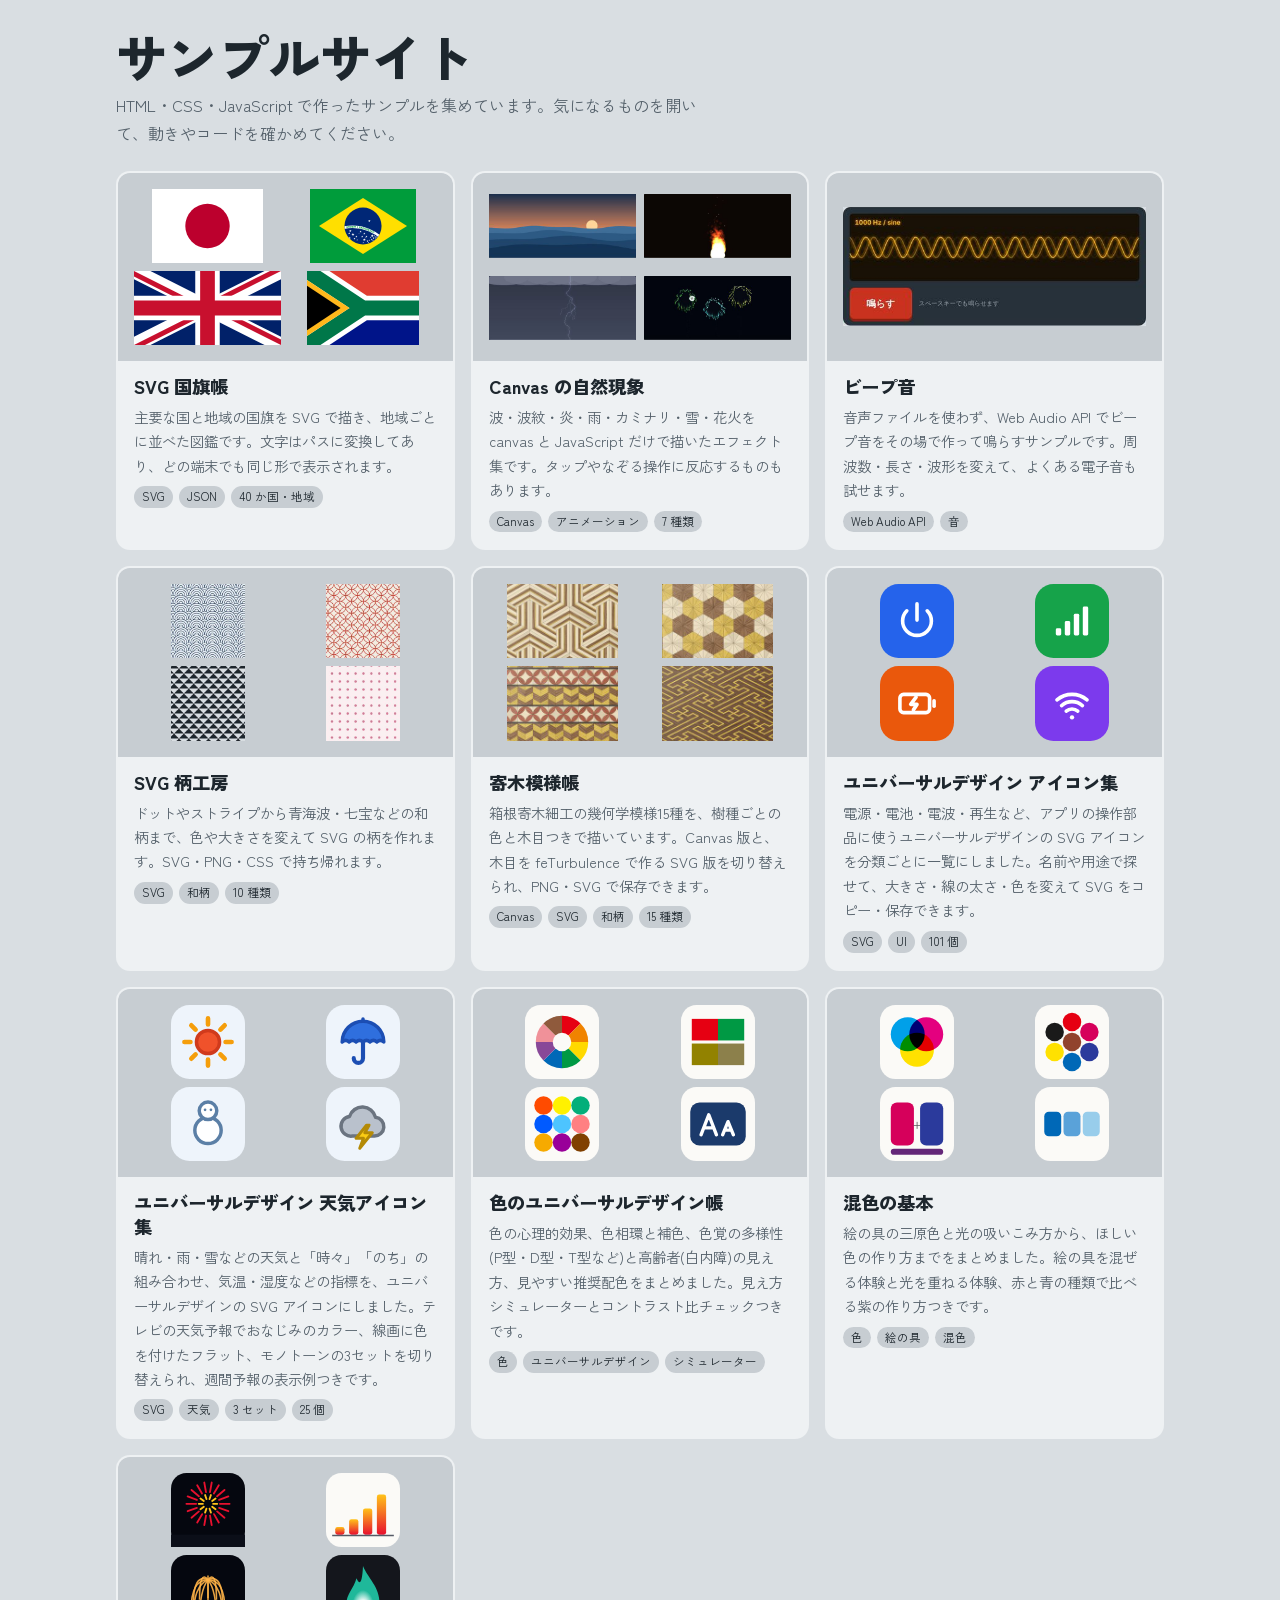
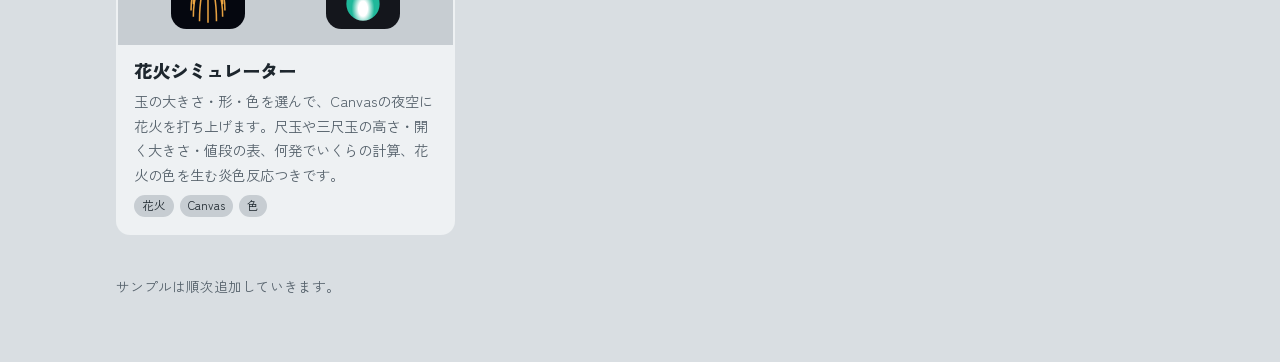
<file: public/index.html>
<!DOCTYPE html>
<html lang="ja">
<head>
<meta charset="UTF-8">
<meta name="viewport" content="width=device-width, initial-scale=1, viewport-fit=cover">
<title>サンプルサイト</title>
<meta name="description" content="HTML・CSS・JavaScript で作ったサンプルの一覧です。">
<meta name="claude:viewport-fit-sides" content="cover">
<link rel="preconnect" href="https://fonts.googleapis.com">
<link rel="preconnect" href="https://fonts.gstatic.com" crossorigin>
<link href="https://fonts.googleapis.com/css2?family=Zen+Kaku+Gothic+New:wght@400;700;900&display=swap" rel="stylesheet">
<link rel="stylesheet" href="index.css">
</head>
<body>
<div class="wrap">
  <header>
    <h1>サンプルサイト</h1>
    <p>HTML・CSS・JavaScript で作ったサンプルを集めています。気になるものを開いて、動きやコードを確かめてください。</p>
  </header>

  <p class="status" id="status" role="status">サンプルの一覧を読み込んでいます…</p>
  <ul class="grid" id="list"></ul>

  <footer>サンプルは順次追加していきます。</footer>
</div>
<script src="index.js"></script>
</body>
</html>
</file>
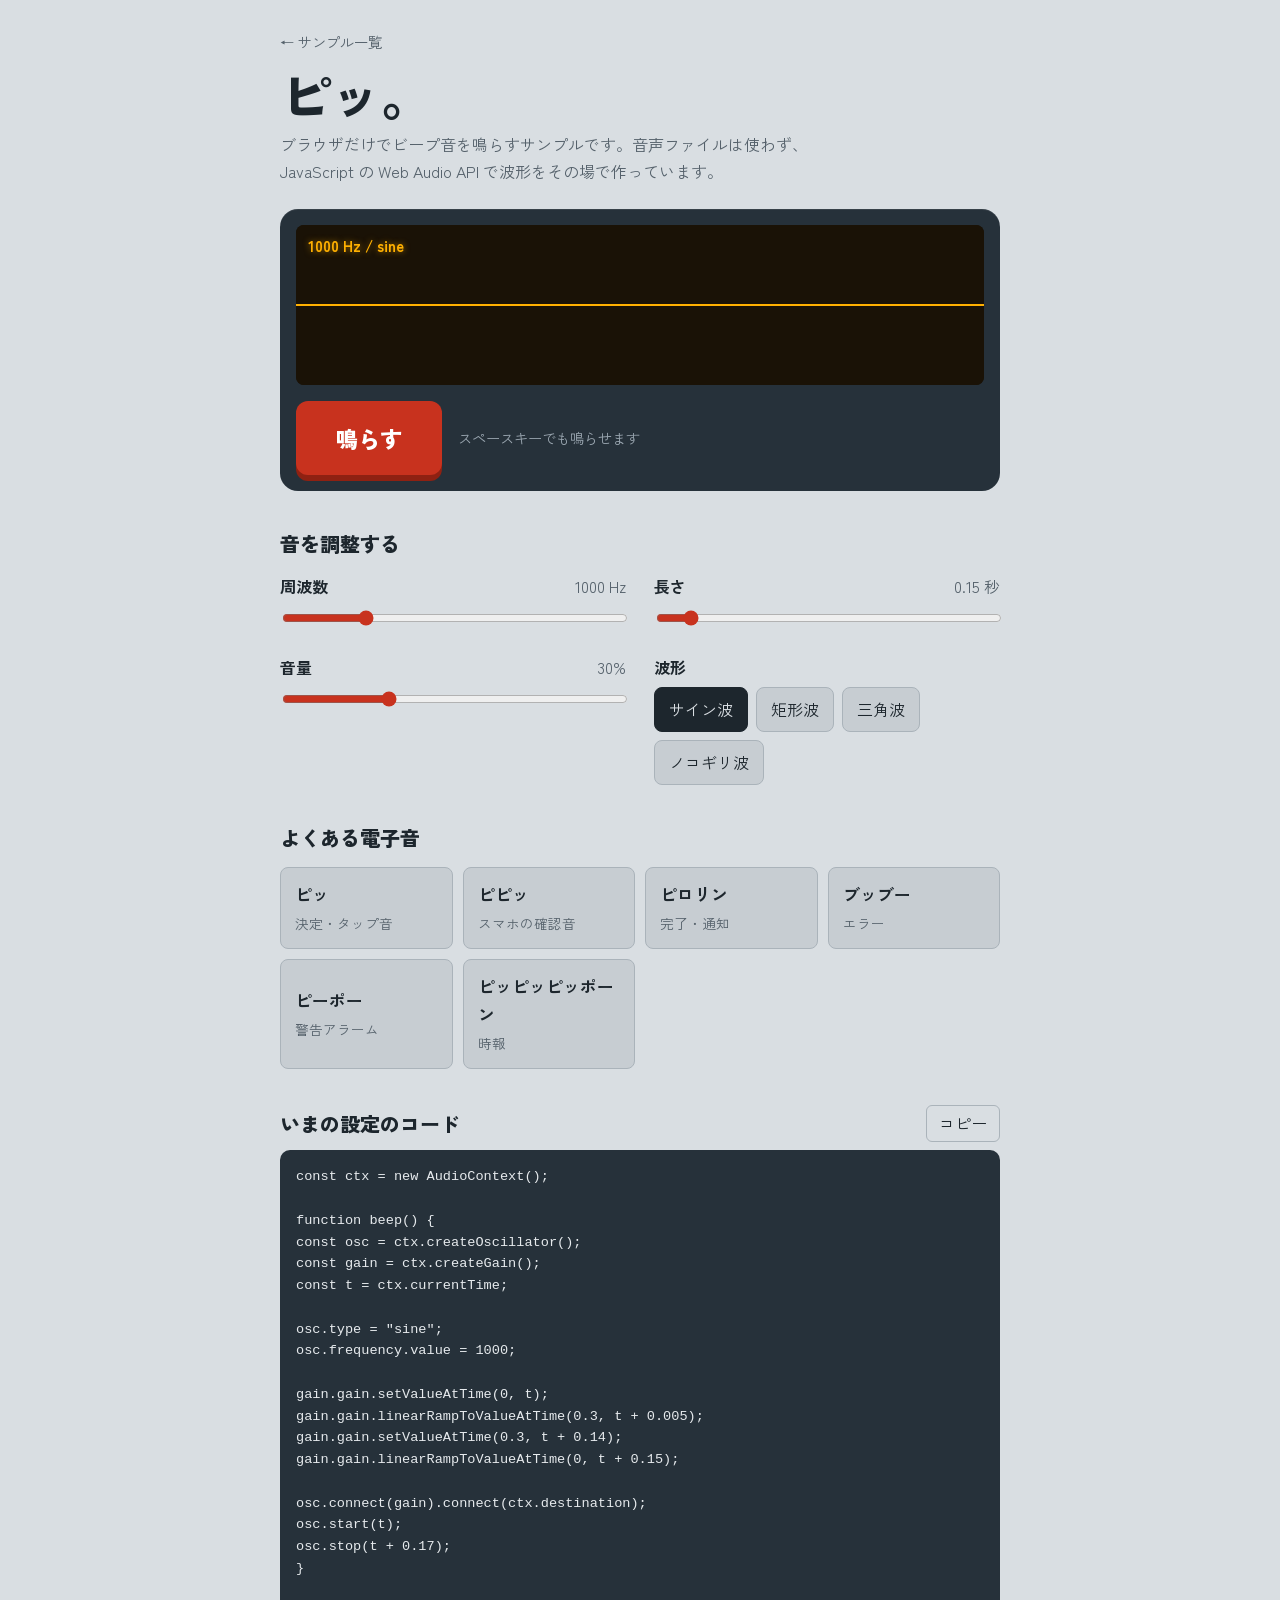
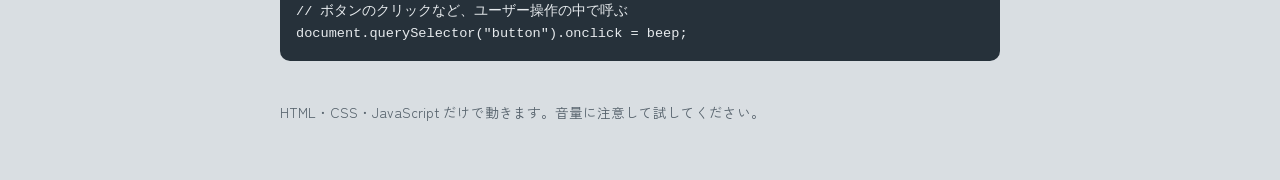
<file: public/beep/index.html>
<!DOCTYPE html>
<html lang="ja">
<head>
<meta charset="UTF-8">
<meta name="viewport" content="width=device-width, initial-scale=1, viewport-fit=cover">
<title>ビープ音サンプル｜Web Audio API</title>
<link rel="preconnect" href="https://fonts.googleapis.com">
<link rel="preconnect" href="https://fonts.gstatic.com" crossorigin>
<link href="https://fonts.googleapis.com/css2?family=Zen+Kaku+Gothic+New:wght@400;700;900&display=swap" rel="stylesheet">
<link rel="stylesheet" href="css/style.css">
</head>
<body>
<div class="wrap">
  <header>
    <a class="back" href="../">← サンプル一覧</a>
    <h1>ピッ。</h1>
    <p>ブラウザだけでビープ音を鳴らすサンプルです。音声ファイルは使わず、JavaScript の Web Audio API で波形をその場で作っています。</p>
  </header>

  <div class="device">
    <div class="screen">
      <canvas id="scope" width="720" height="160" aria-label="波形の表示"></canvas>
      <div class="readout" id="readout">1000 Hz / sine</div>
    </div>
    <div class="beep-row">
      <button class="beep" id="beepBtn">鳴らす</button>
      <p class="hint">スペースキーでも鳴らせます</p>
    </div>
  </div>

  <section>
    <h2>音を調整する</h2>
    <div class="controls">
      <div class="field">
        <label for="freq">周波数 <output id="freqOut">1000 Hz</output></label>
        <input type="range" id="freq" min="100" max="4000" step="10" value="1000">
      </div>
      <div class="field">
        <label for="dur">長さ <output id="durOut">0.15 秒</output></label>
        <input type="range" id="dur" min="0.03" max="1.5" step="0.01" value="0.15">
      </div>
      <div class="field">
        <label for="vol">音量 <output id="volOut">30%</output></label>
        <input type="range" id="vol" min="0" max="1" step="0.01" value="0.3">
      </div>
      <div class="field">
        <label>波形</label>
        <div class="waves" id="waves">
          <button data-type="sine" aria-pressed="true">サイン波</button>
          <button data-type="square" aria-pressed="false">矩形波</button>
          <button data-type="triangle" aria-pressed="false">三角波</button>
          <button data-type="sawtooth" aria-pressed="false">ノコギリ波</button>
        </div>
      </div>
    </div>
  </section>

  <section>
    <h2>よくある電子音</h2>
    <div class="presets" id="presets"></div>
  </section>

  <section>
    <div class="copy-row">
      <h2 style="margin:0">いまの設定のコード</h2>
      <button id="copyBtn">コピー</button>
    </div>
    <pre><code id="code"></code></pre>
  </section>

  <footer>HTML・CSS・JavaScript だけで動きます。音量に注意して試してください。</footer>
</div>

<script src="js/script.js"></script>
</body>
</html>
</file>
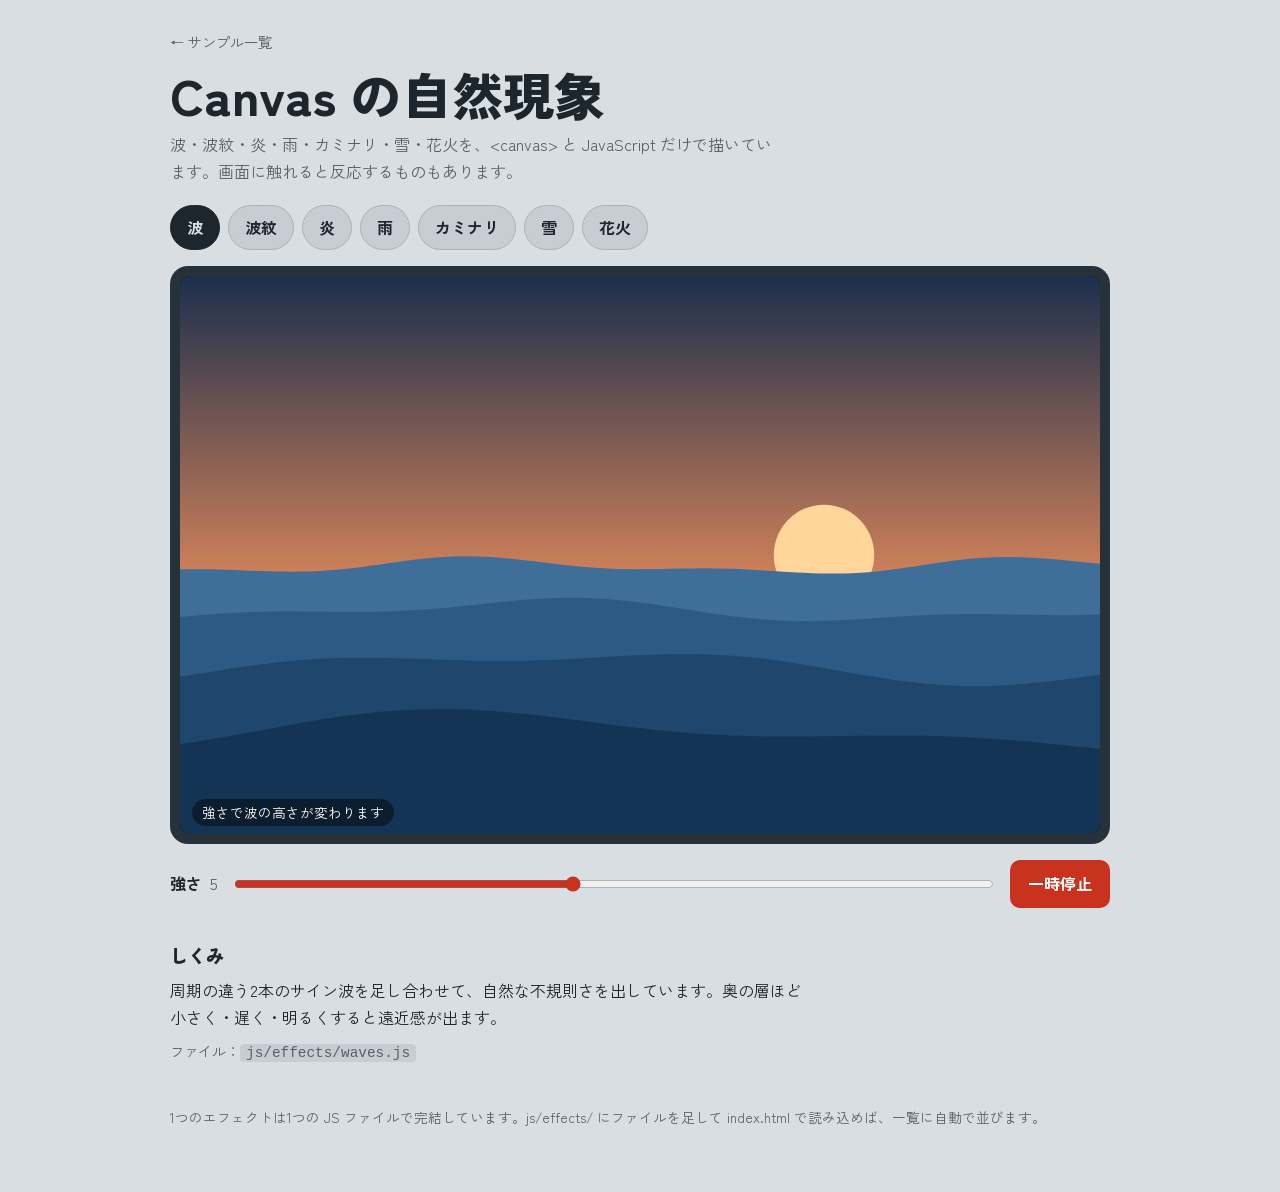
<file: public/canvas-effects/index.html>
<!DOCTYPE html>
<html lang="ja">
<head>
<meta charset="UTF-8">
<meta name="viewport" content="width=device-width, initial-scale=1, viewport-fit=cover">
<title>Canvas エフェクト｜波・波紋・炎・雨・カミナリ</title>
<link rel="preconnect" href="https://fonts.googleapis.com">
<link rel="preconnect" href="https://fonts.gstatic.com" crossorigin>
<link href="https://fonts.googleapis.com/css2?family=Zen+Kaku+Gothic+New:wght@400;700;900&display=swap" rel="stylesheet">
<link rel="stylesheet" href="css/style.css">
</head>
<body>
<div class="wrap">
  <header>
    <a class="back" href="../">← サンプル一覧</a>
    <h1>Canvas の自然現象</h1>
    <p>波・波紋・炎・雨・カミナリ・雪・花火を、&lt;canvas&gt; と JavaScript だけで描いています。画面に触れると反応するものもあります。</p>
  </header>

  <div class="chips" id="chips" role="tablist" aria-label="エフェクトの切り替え"></div>

  <div class="stage">
    <canvas id="stage"></canvas>
    <p class="hint" id="hint"></p>
  </div>

  <div class="controls">
    <label for="power">強さ <output id="powerOut">5</output></label>
    <input type="range" id="power" min="1" max="10" step="1" value="5">
    <button class="btn" id="pauseBtn">一時停止</button>
  </div>

  <section class="about">
    <h2>しくみ</h2>
    <p id="about"></p>
    <p class="file">ファイル：<code id="file"></code></p>
  </section>

  <footer>1つのエフェクトは1つの JS ファイルで完結しています。js/effects/ にファイルを足して index.html で読み込めば、一覧に自動で並びます。</footer>
</div>

<!-- 土台 → 各エフェクト → 画面の動き の順に読み込む -->
<script src="js/core.js"></script>
<script src="js/effects/waves.js"></script>
<script src="js/effects/ripple.js"></script>
<script src="js/effects/fire.js"></script>
<script src="js/effects/rain.js"></script>
<script src="js/effects/lightning.js"></script>
<script src="js/effects/snow.js"></script>
<script src="js/effects/fireworks.js"></script>
<script src="js/main.js"></script>
</body>
</html>
</file>
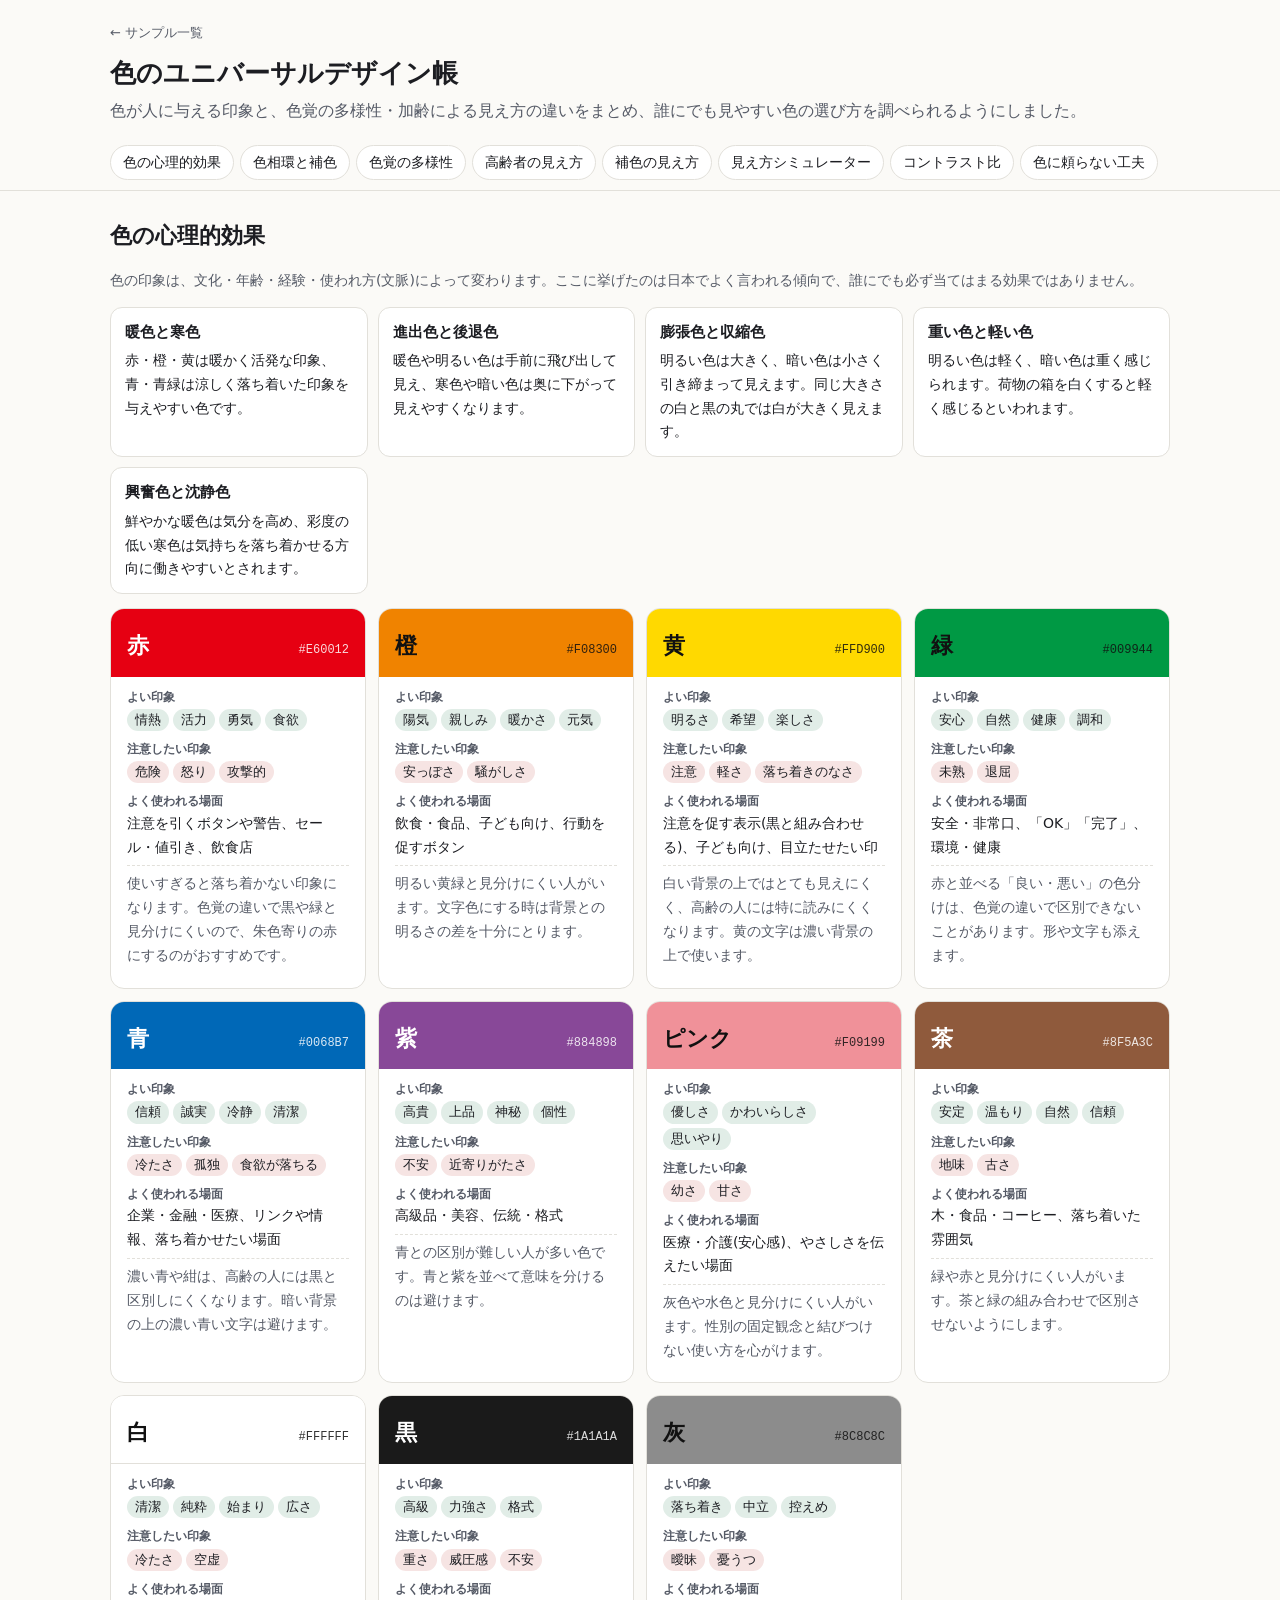
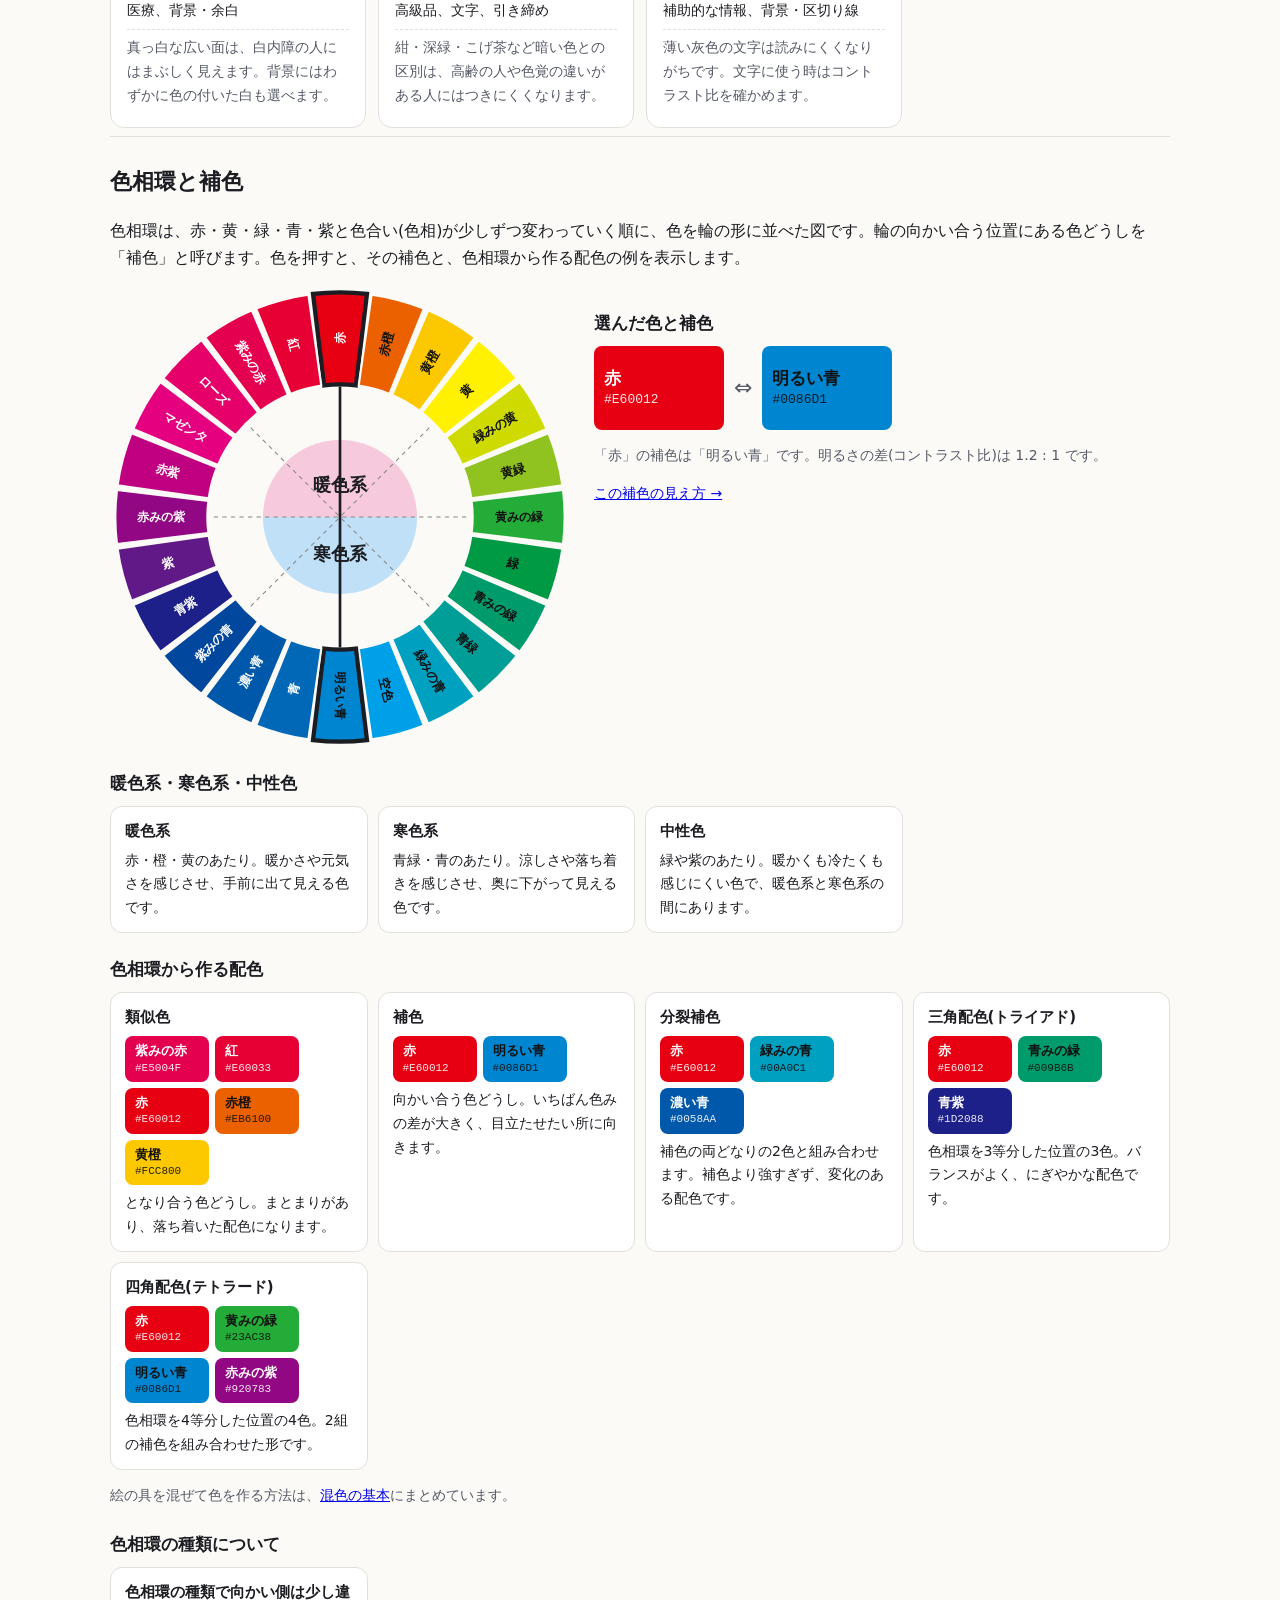
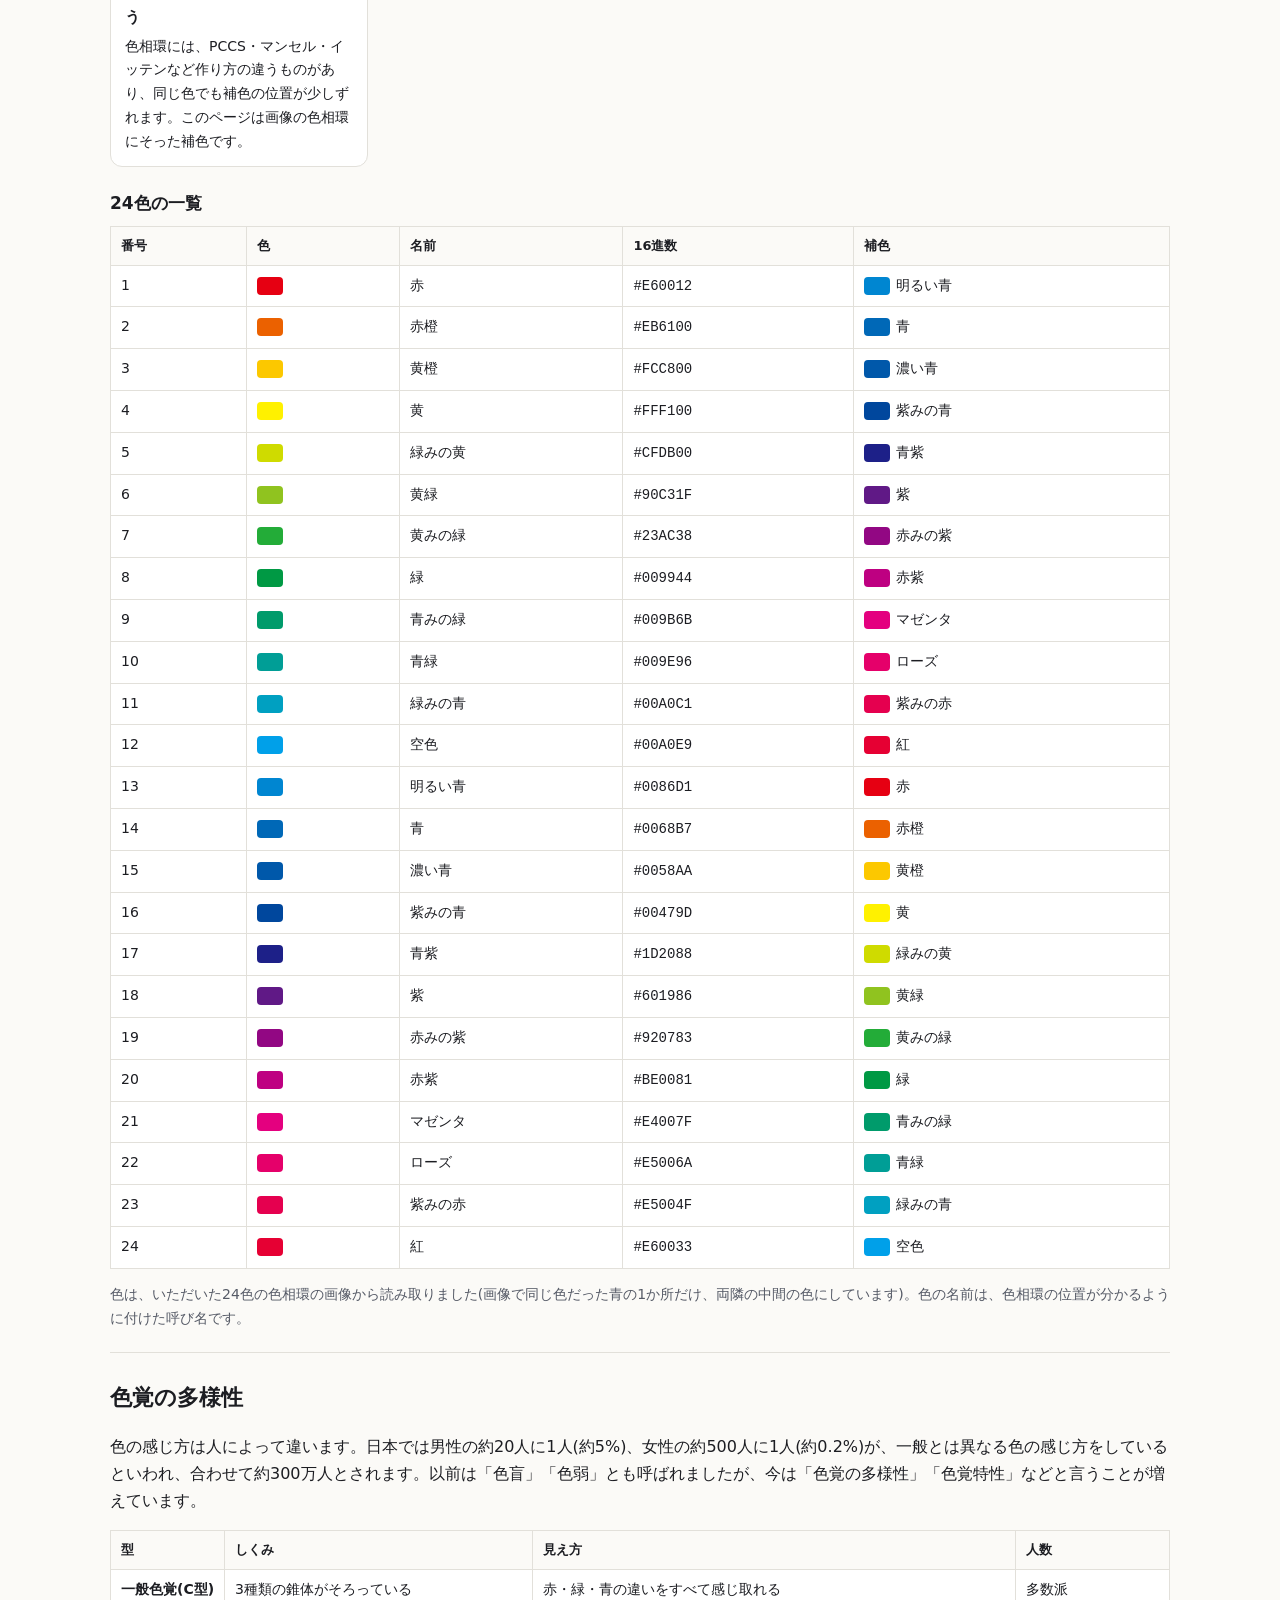
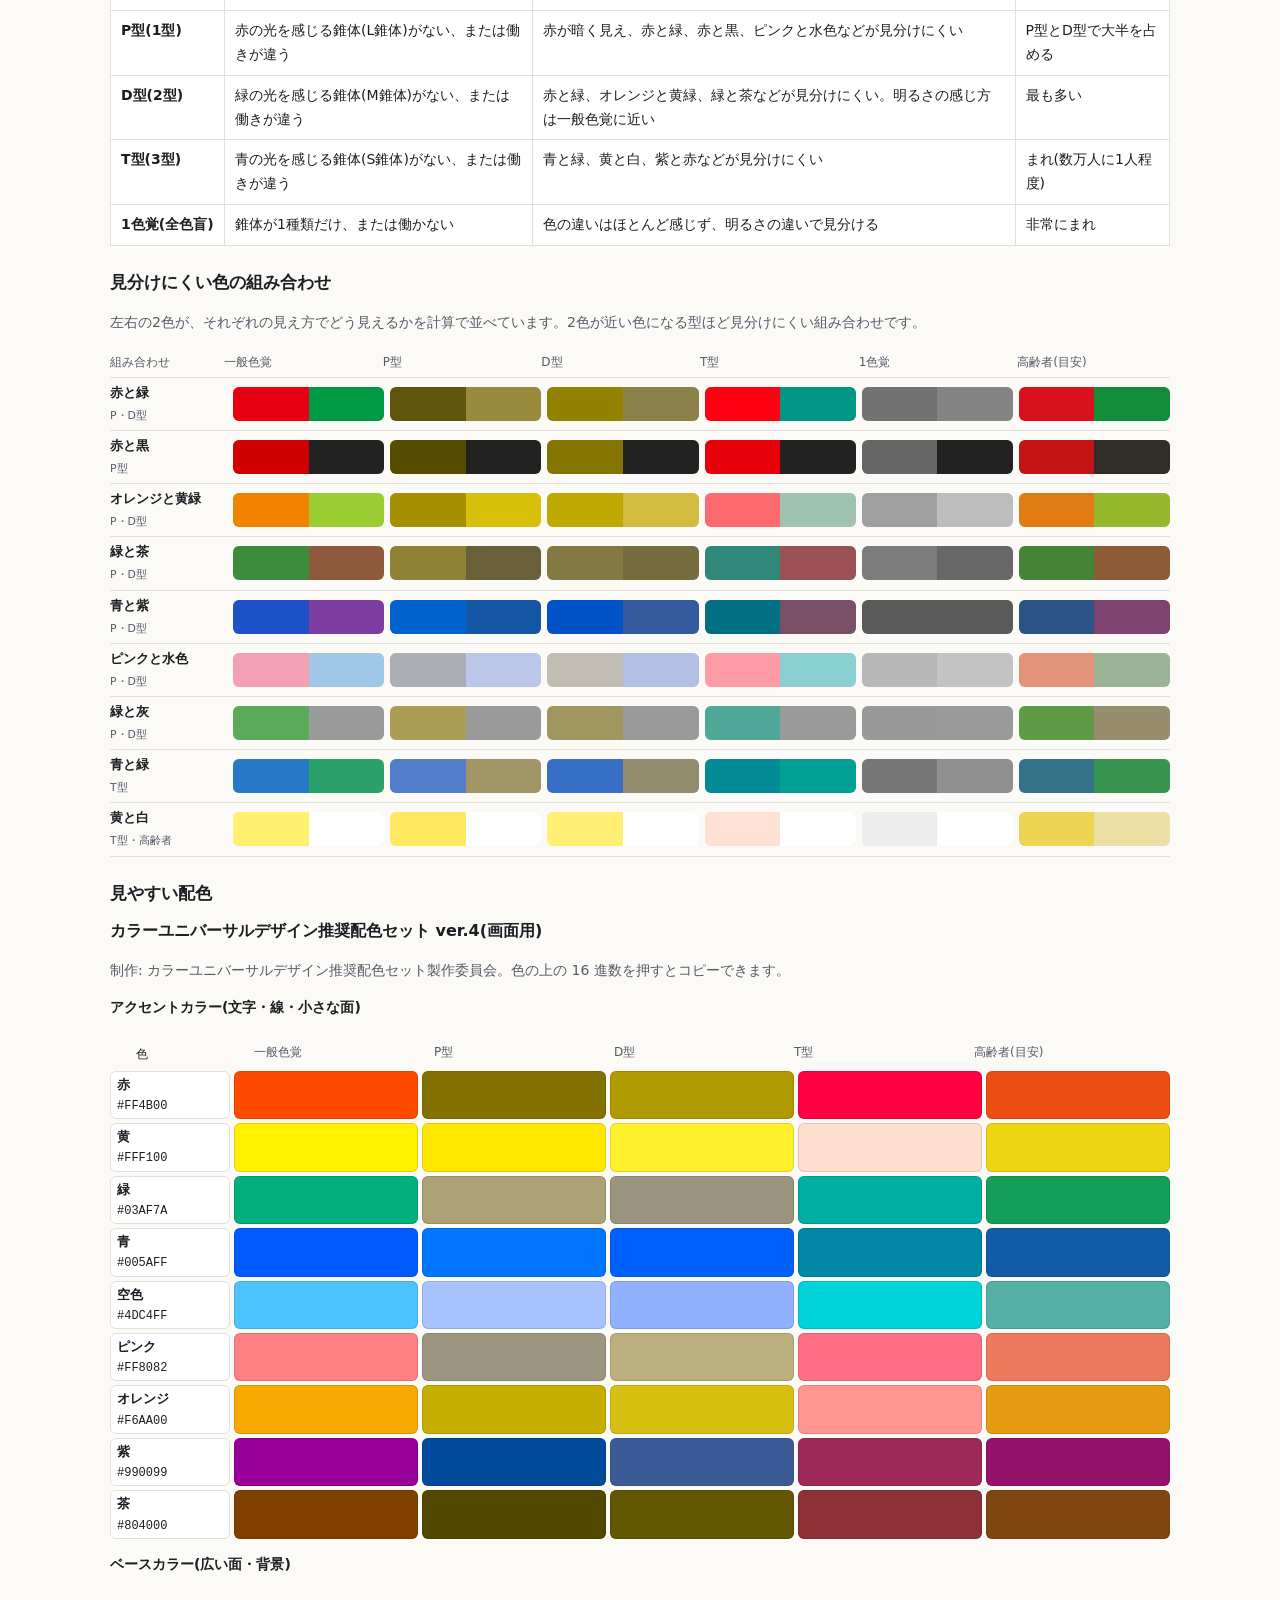
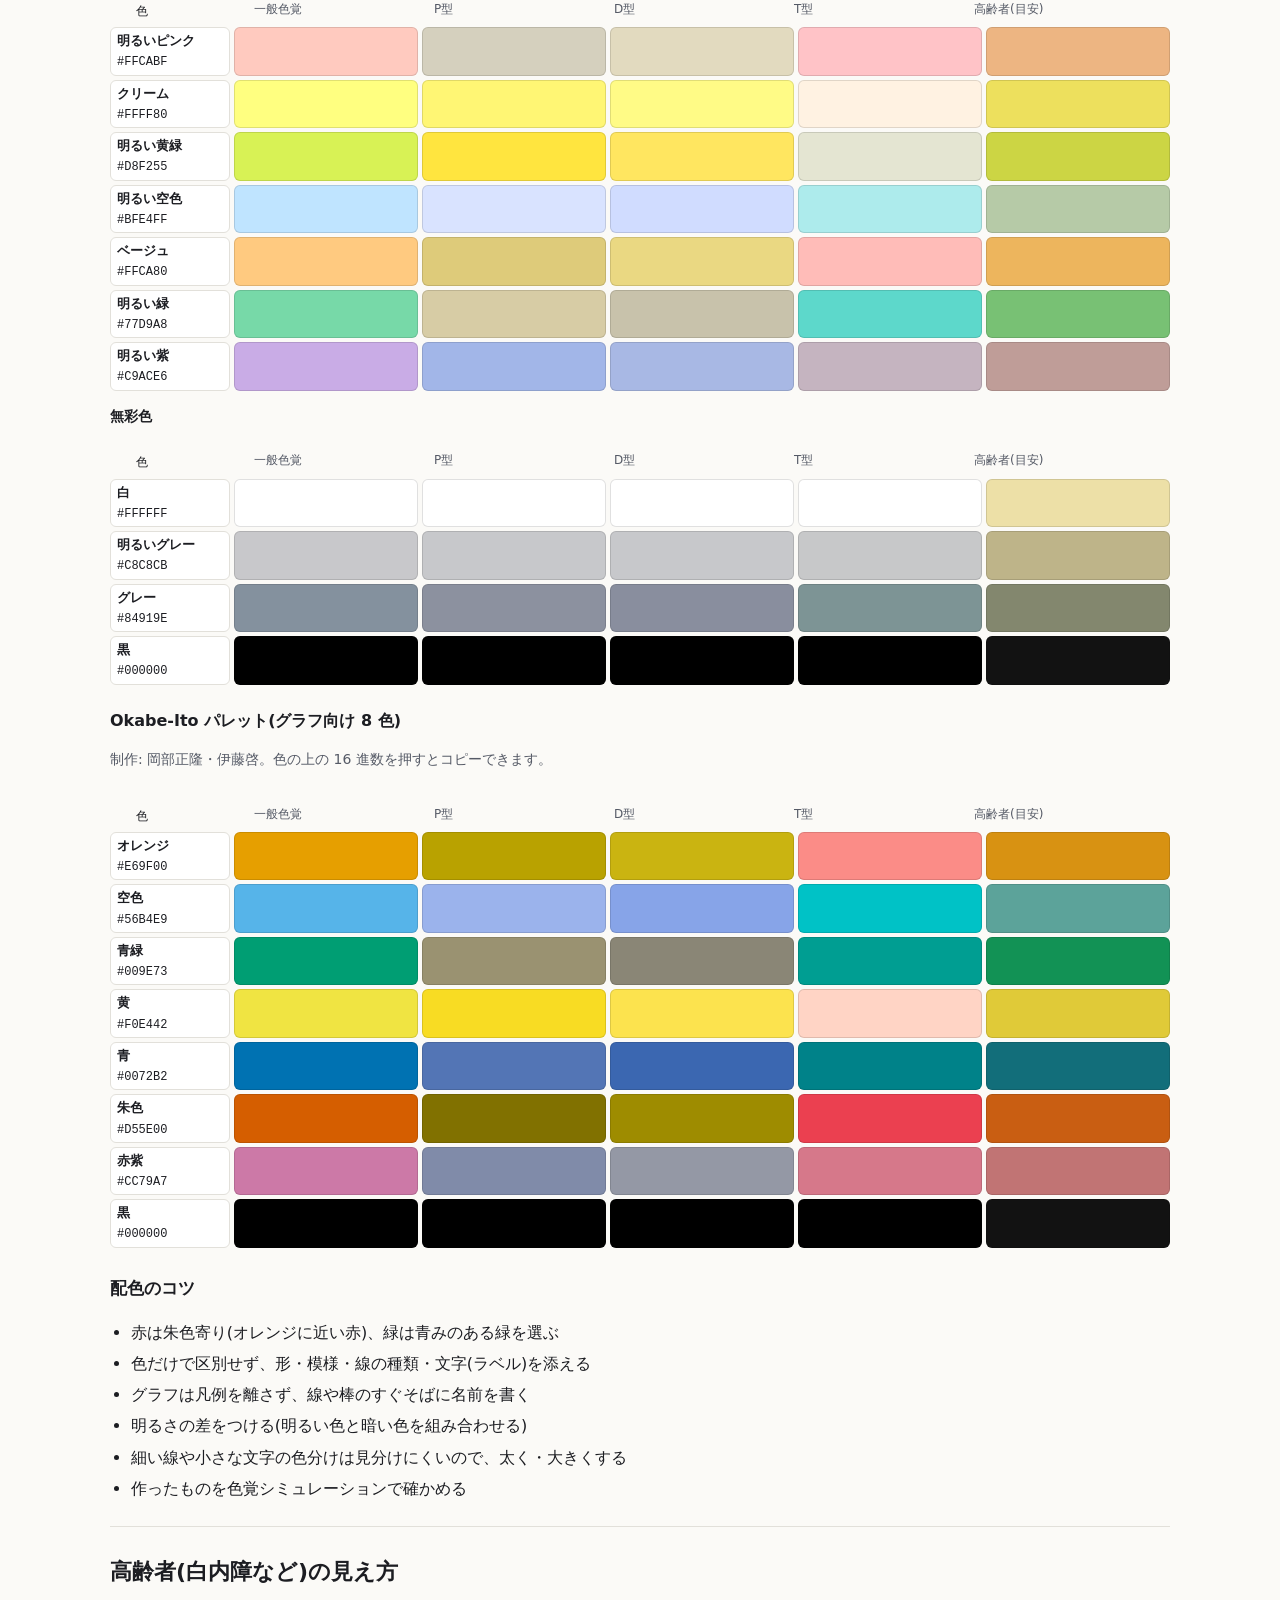
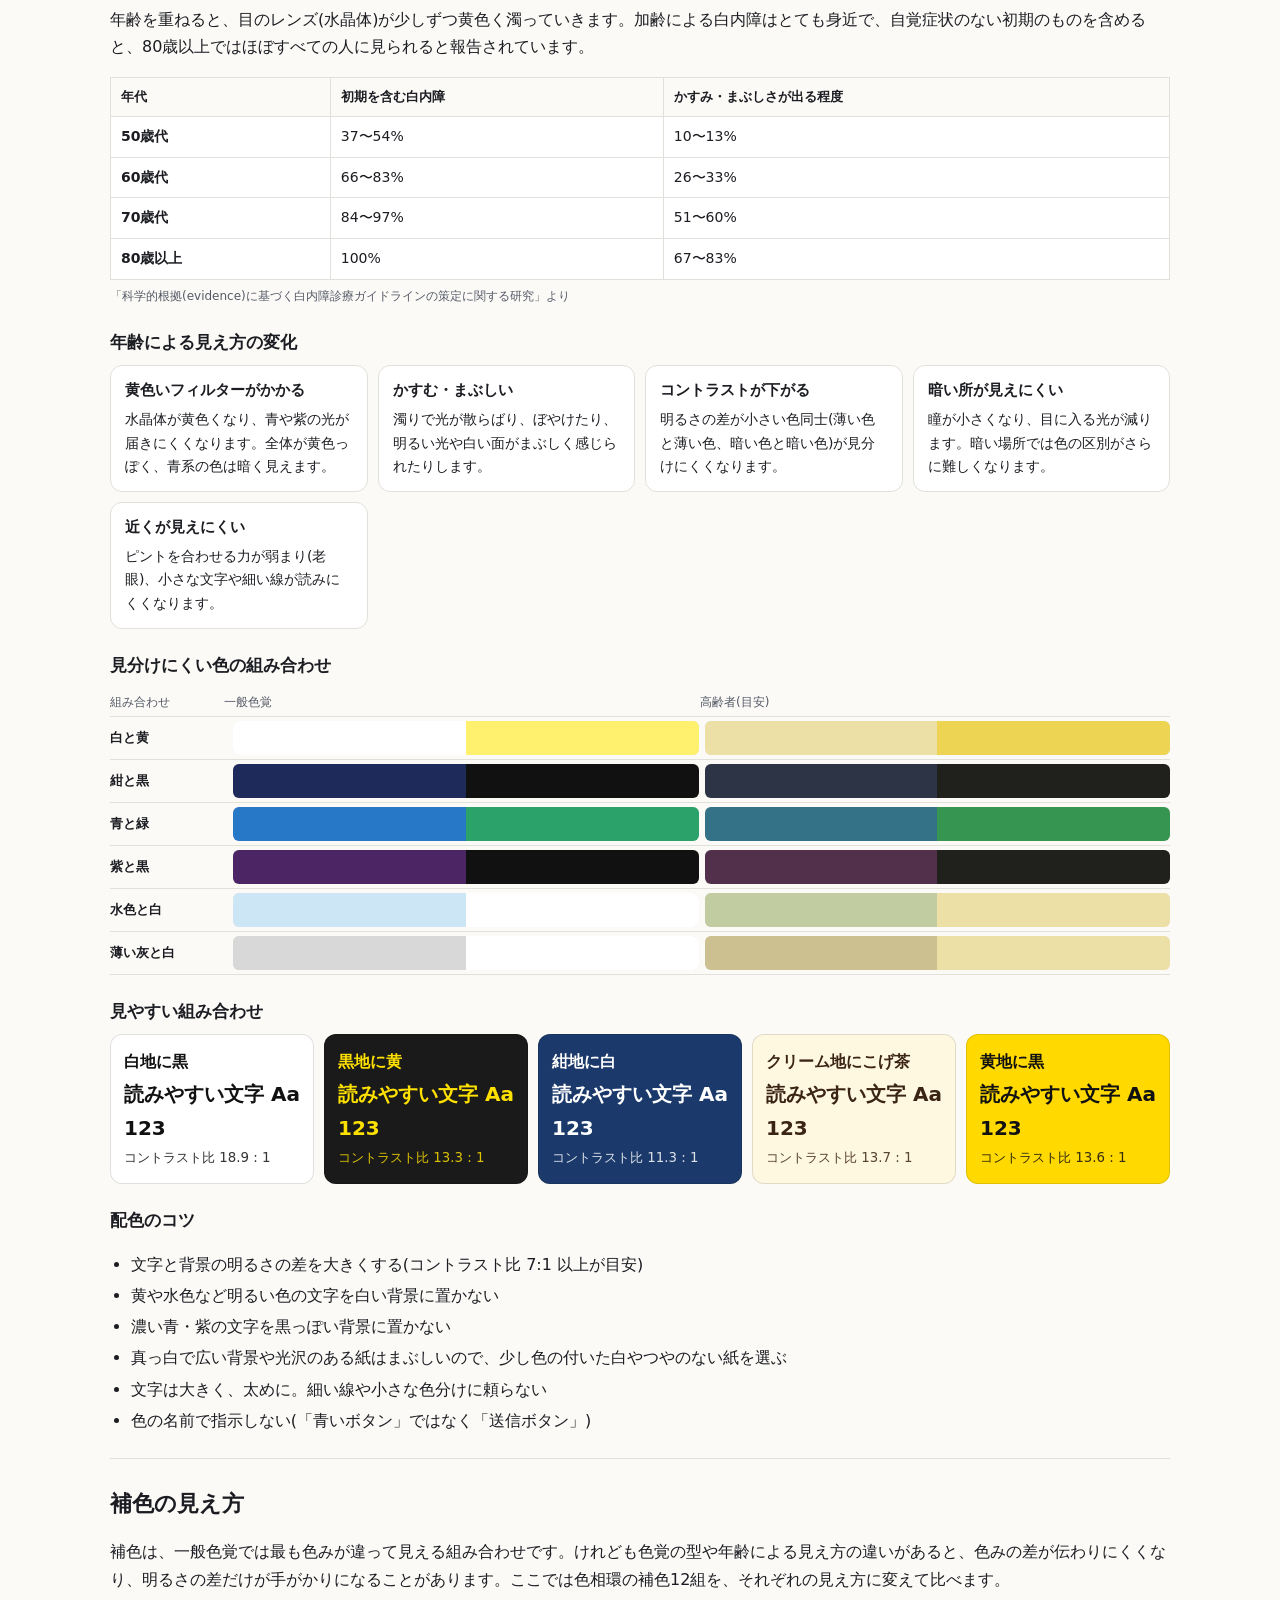
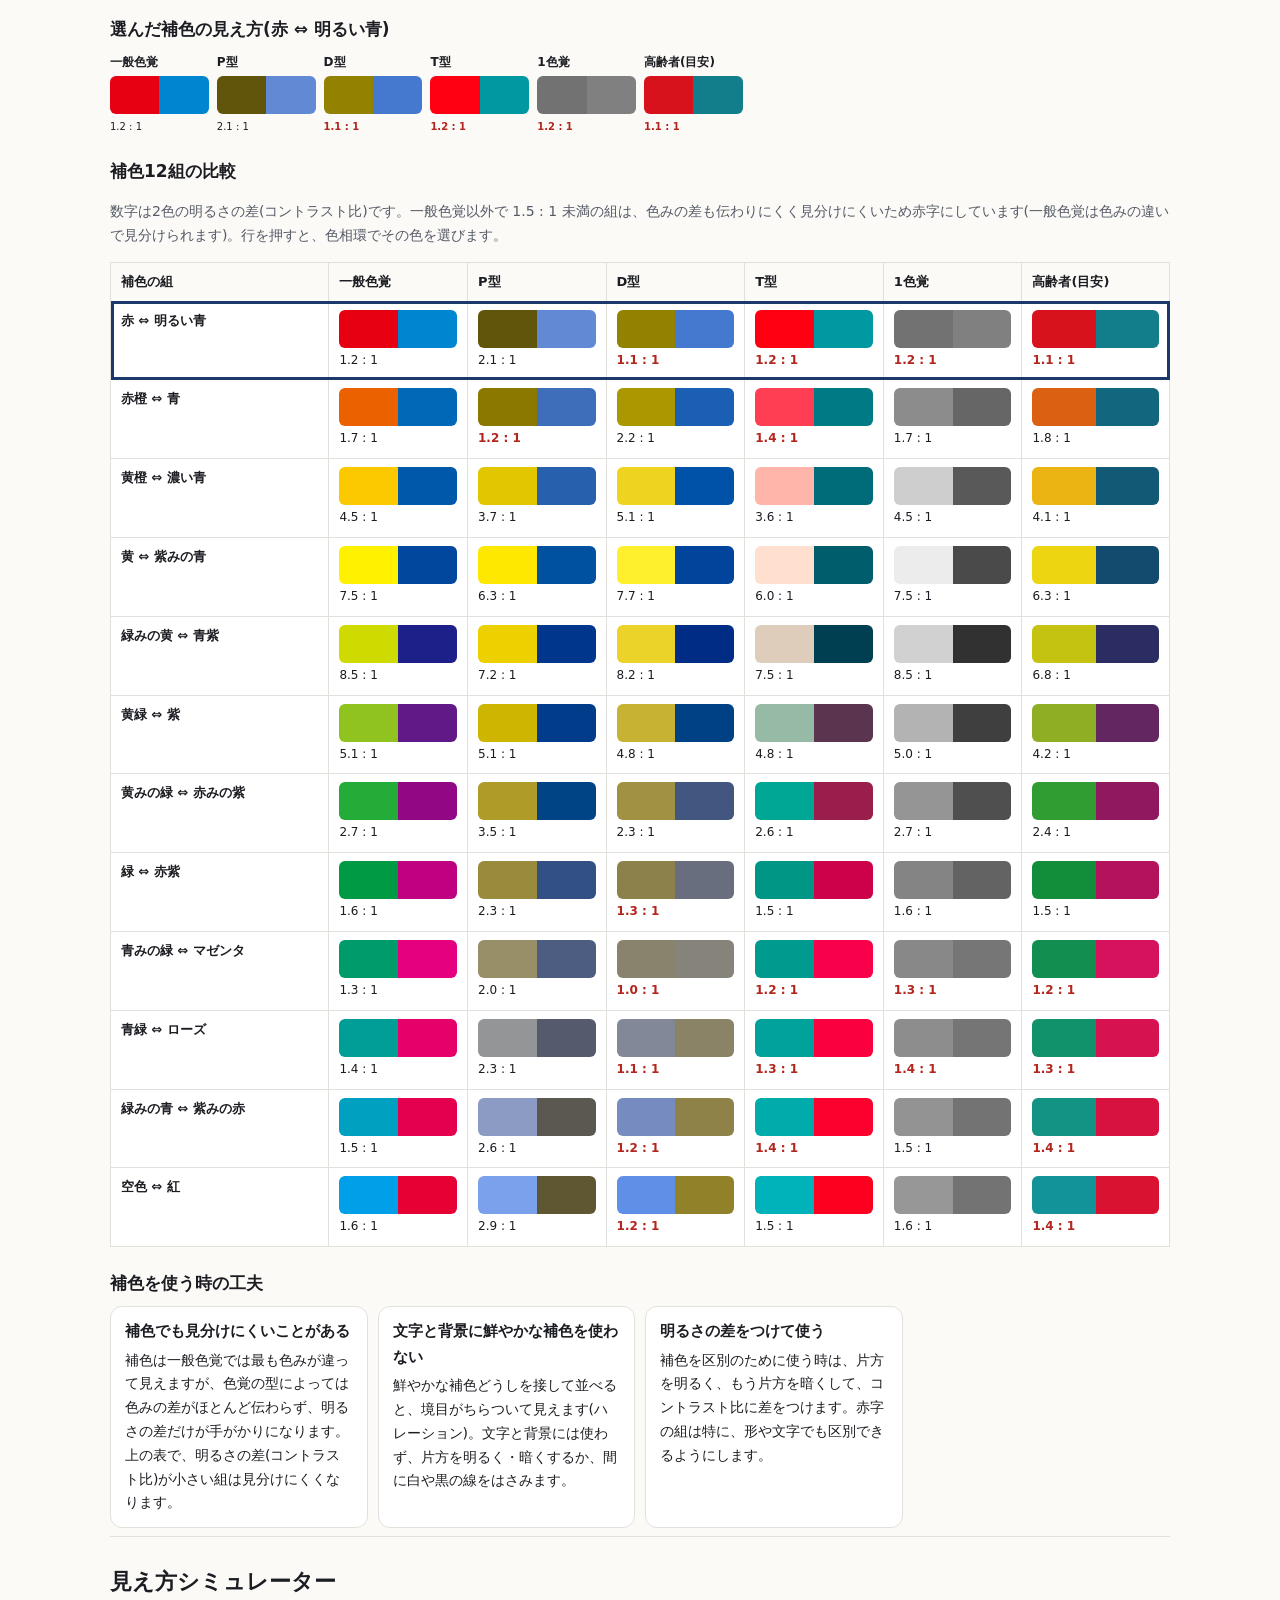
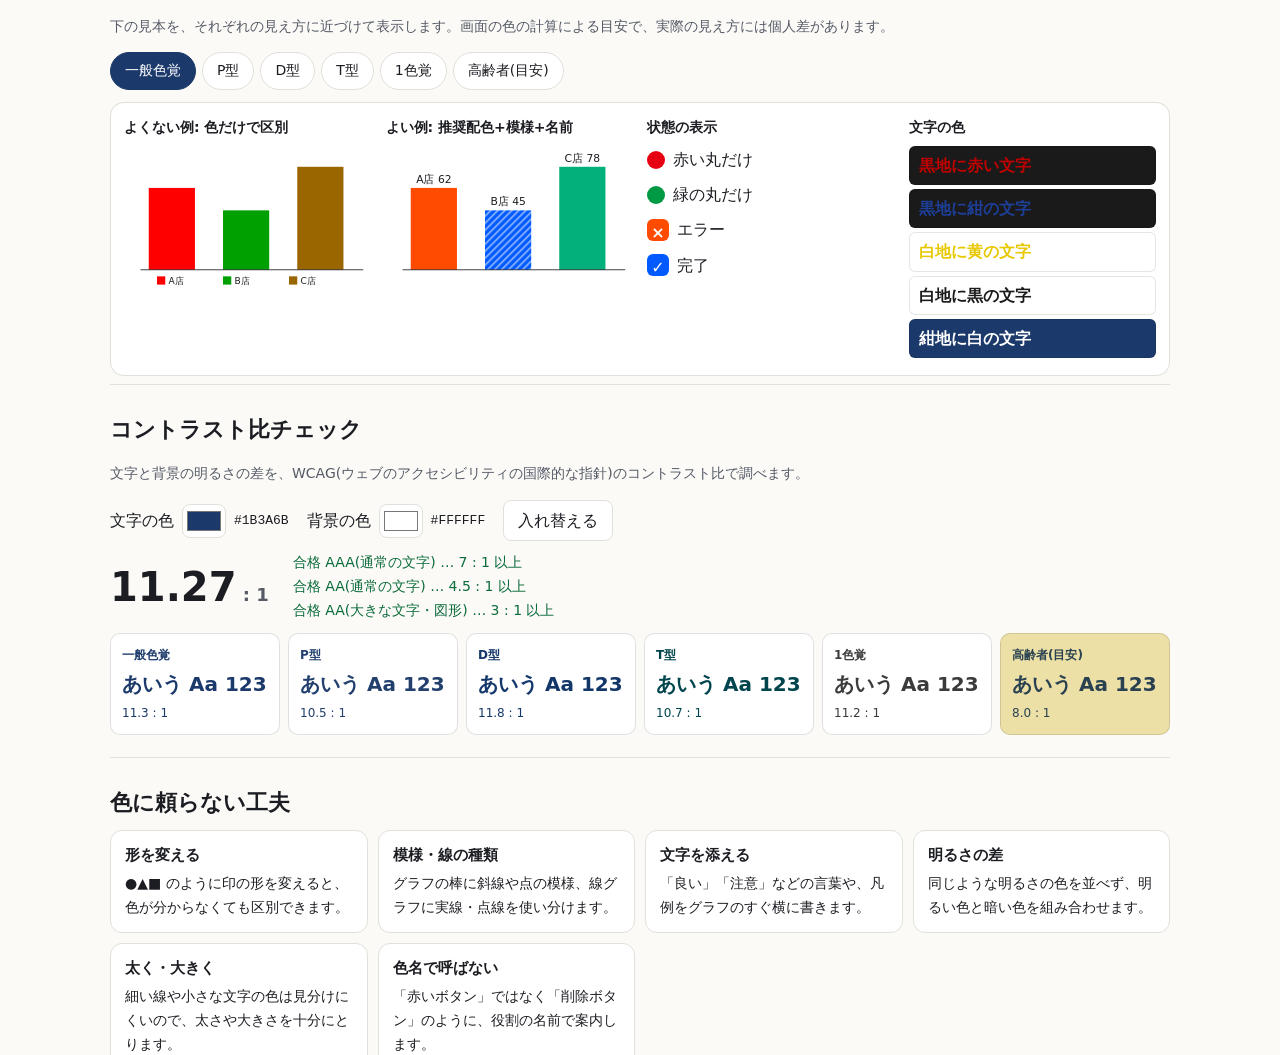
<file: public/color-guide/index.html>
<!doctype html>
<html lang="ja">
  <head>
    <meta charset="utf-8" />
    <meta name="viewport" content="width=device-width, initial-scale=1" />
    <title>色のユニバーサルデザイン帳</title>
    <link rel="stylesheet" href="css/style.css" />
  </head>
  <body>
    <header class="head">
      <a class="back" href="../">← サンプル一覧</a>
      <h1>色のユニバーサルデザイン帳</h1>
      <p>
        色が人に与える印象と、色覚の多様性・加齢による見え方の違いをまとめ、誰にでも見やすい色の選び方を調べられるようにしました。
      </p>
    </header>

    <nav class="toc" aria-label="目次">
      <a href="#psy">色の心理的効果</a>
      <a href="#wheel">色相環と補色</a>
      <a href="#vision">色覚の多様性</a>
      <a href="#aging">高齢者の見え方</a>
      <a href="#comp">補色の見え方</a>
      <a href="#sim">見え方シミュレーター</a>
      <a href="#contrast">コントラスト比</a>
      <a href="#tips">色に頼らない工夫</a>
    </nav>

    <main class="main">
      <p id="status" class="status">読み込んでいます…</p>

      <section id="psy" class="sec" hidden>
        <h2>色の心理的効果</h2>
        <p id="psyNote" class="note"></p>
        <div id="psyGeneral" class="general"></div>
        <div id="psyColors" class="psy-grid"></div>
      </section>

      <section id="wheel" class="sec" hidden>
        <h2>色相環と補色</h2>
        <p id="wheelIntro"></p>
        <div class="w-layout">
          <div id="wheelSvg" class="w-wheel"></div>
          <div class="w-side">
            <h3>選んだ色と補色</h3>
            <div id="wPair" class="w-pair"></div>
            <p id="wPairNote" class="note"></p>
            <p class="note"><a href="#comp">この補色の見え方 →</a></p>
          </div>
        </div>
        <h3>暖色系・寒色系・中性色</h3>
        <div id="wheelGroups" class="cards"></div>
        <h3>色相環から作る配色</h3>
        <div id="wSchemes" class="cards"></div>
        <p class="note">
          絵の具を混ぜて色を作る方法は、<a href="../color-mixing/">混色の基本</a>にまとめています。
        </p>
        <h3>色相環の種類について</h3>
        <div id="wheelKinds" class="cards"></div>
        <h3>24色の一覧</h3>
        <div class="table-wrap">
          <table class="w-table">
            <thead>
              <tr>
                <th>番号</th>
                <th>色</th>
                <th>名前</th>
                <th>16進数</th>
                <th>補色</th>
              </tr>
            </thead>
            <tbody id="wList"></tbody>
          </table>
        </div>
        <p id="wheelSource" class="note"></p>
      </section>

      <section id="vision" class="sec" hidden>
        <h2>色覚の多様性</h2>
        <p id="visionIntro"></p>
        <div class="table-wrap">
          <table class="types">
            <thead>
              <tr>
                <th>型</th>
                <th>しくみ</th>
                <th>見え方</th>
                <th>人数</th>
              </tr>
            </thead>
            <tbody id="visionTypes"></tbody>
          </table>
        </div>
        <h3>見分けにくい色の組み合わせ</h3>
        <p class="note">
          左右の2色が、それぞれの見え方でどう見えるかを計算で並べています。2色が近い色になる型ほど見分けにくい組み合わせです。
        </p>
        <div id="visionPairs" class="pairs"></div>
        <h3>見やすい配色</h3>
        <div id="palettes"></div>
        <h3>配色のコツ</h3>
        <ul id="visionTips" class="tips"></ul>
      </section>

      <section id="aging" class="sec" hidden>
        <h2>高齢者(白内障など)の見え方</h2>
        <p id="agingIntro"></p>
        <div class="table-wrap">
          <table class="stats">
            <caption id="agingSource"></caption>
            <thead>
              <tr>
                <th>年代</th>
                <th>初期を含む白内障</th>
                <th>かすみ・まぶしさが出る程度</th>
              </tr>
            </thead>
            <tbody id="agingStats"></tbody>
          </table>
        </div>
        <h3>年齢による見え方の変化</h3>
        <div id="agingChanges" class="cards"></div>
        <h3>見分けにくい色の組み合わせ</h3>
        <div id="agingHard" class="pairs"></div>
        <h3>見やすい組み合わせ</h3>
        <div id="agingGood" class="good"></div>
        <h3>配色のコツ</h3>
        <ul id="agingTips" class="tips"></ul>
      </section>

      <section id="comp" class="sec" hidden>
        <h2>補色の見え方</h2>
        <p id="compIntro"></p>
        <h3 id="compSelTitle">選んだ補色の見え方</h3>
        <div id="wSims" class="w-sims"></div>
        <h3>補色12組の比較</h3>
        <p class="note">
          数字は2色の明るさの差(コントラスト比)です。一般色覚以外で 1.5 : 1
          未満の組は、色みの差も伝わりにくく見分けにくいため赤字にしています(一般色覚は色みの違いで見分けられます)。行を押すと、色相環でその色を選びます。
        </p>
        <div class="table-wrap">
          <table class="comp-table">
            <thead id="compHead"></thead>
            <tbody id="compBody"></tbody>
          </table>
        </div>
        <h3>補色を使う時の工夫</h3>
        <div id="compTips" class="cards"></div>
      </section>

      <section id="sim" class="sec" hidden>
        <h2>見え方シミュレーター</h2>
        <p class="note">
          下の見本を、それぞれの見え方に近づけて表示します。画面の色の計算による目安で、実際の見え方には個人差があります。
        </p>
        <div id="simTypes" class="seg" role="radiogroup" aria-label="見え方"></div>
        <div id="simDemo" class="demo"></div>
      </section>

      <section id="contrast" class="sec" hidden>
        <h2>コントラスト比チェック</h2>
        <p class="note">
          文字と背景の明るさの差を、WCAG(ウェブのアクセシビリティの国際的な指針)のコントラスト比で調べます。
        </p>
        <div class="cc-inputs">
          <label>文字の色 <input id="fg" type="color" value="#1b3a6b" /><code id="fgHex"></code></label>
          <label>背景の色 <input id="bg" type="color" value="#ffffff" /><code id="bgHex"></code></label>
          <button id="swap" type="button">入れ替える</button>
        </div>
        <div class="cc-result">
          <p class="ratio"><span id="ratio"></span><small> : 1</small></p>
          <ul id="judge" class="judge"></ul>
        </div>
        <div id="ccPreview" class="cc-preview"></div>
      </section>

      <section id="tips" class="sec" hidden>
        <h2>色に頼らない工夫</h2>
        <div class="cards">
          <div class="card">
            <h4>形を変える</h4>
            <p>●▲■ のように印の形を変えると、色が分からなくても区別できます。</p>
          </div>
          <div class="card">
            <h4>模様・線の種類</h4>
            <p>グラフの棒に斜線や点の模様、線グラフに実線・点線を使い分けます。</p>
          </div>
          <div class="card">
            <h4>文字を添える</h4>
            <p>「良い」「注意」などの言葉や、凡例をグラフのすぐ横に書きます。</p>
          </div>
          <div class="card">
            <h4>明るさの差</h4>
            <p>同じような明るさの色を並べず、明るい色と暗い色を組み合わせます。</p>
          </div>
          <div class="card">
            <h4>太く・大きく</h4>
            <p>細い線や小さな文字の色は見分けにくいので、太さや大きさを十分にとります。</p>
          </div>
          <div class="card">
            <h4>色名で呼ばない</h4>
            <p>「赤いボタン」ではなく「削除ボタン」のように、役割の名前で案内します。</p>
          </div>
        </div>
      </section>
    </main>

    <script src="js/sim.js"></script>
    <script src="js/app.js"></script>
    <script src="js/wheel.js"></script>
  </body>
</html>
</file>
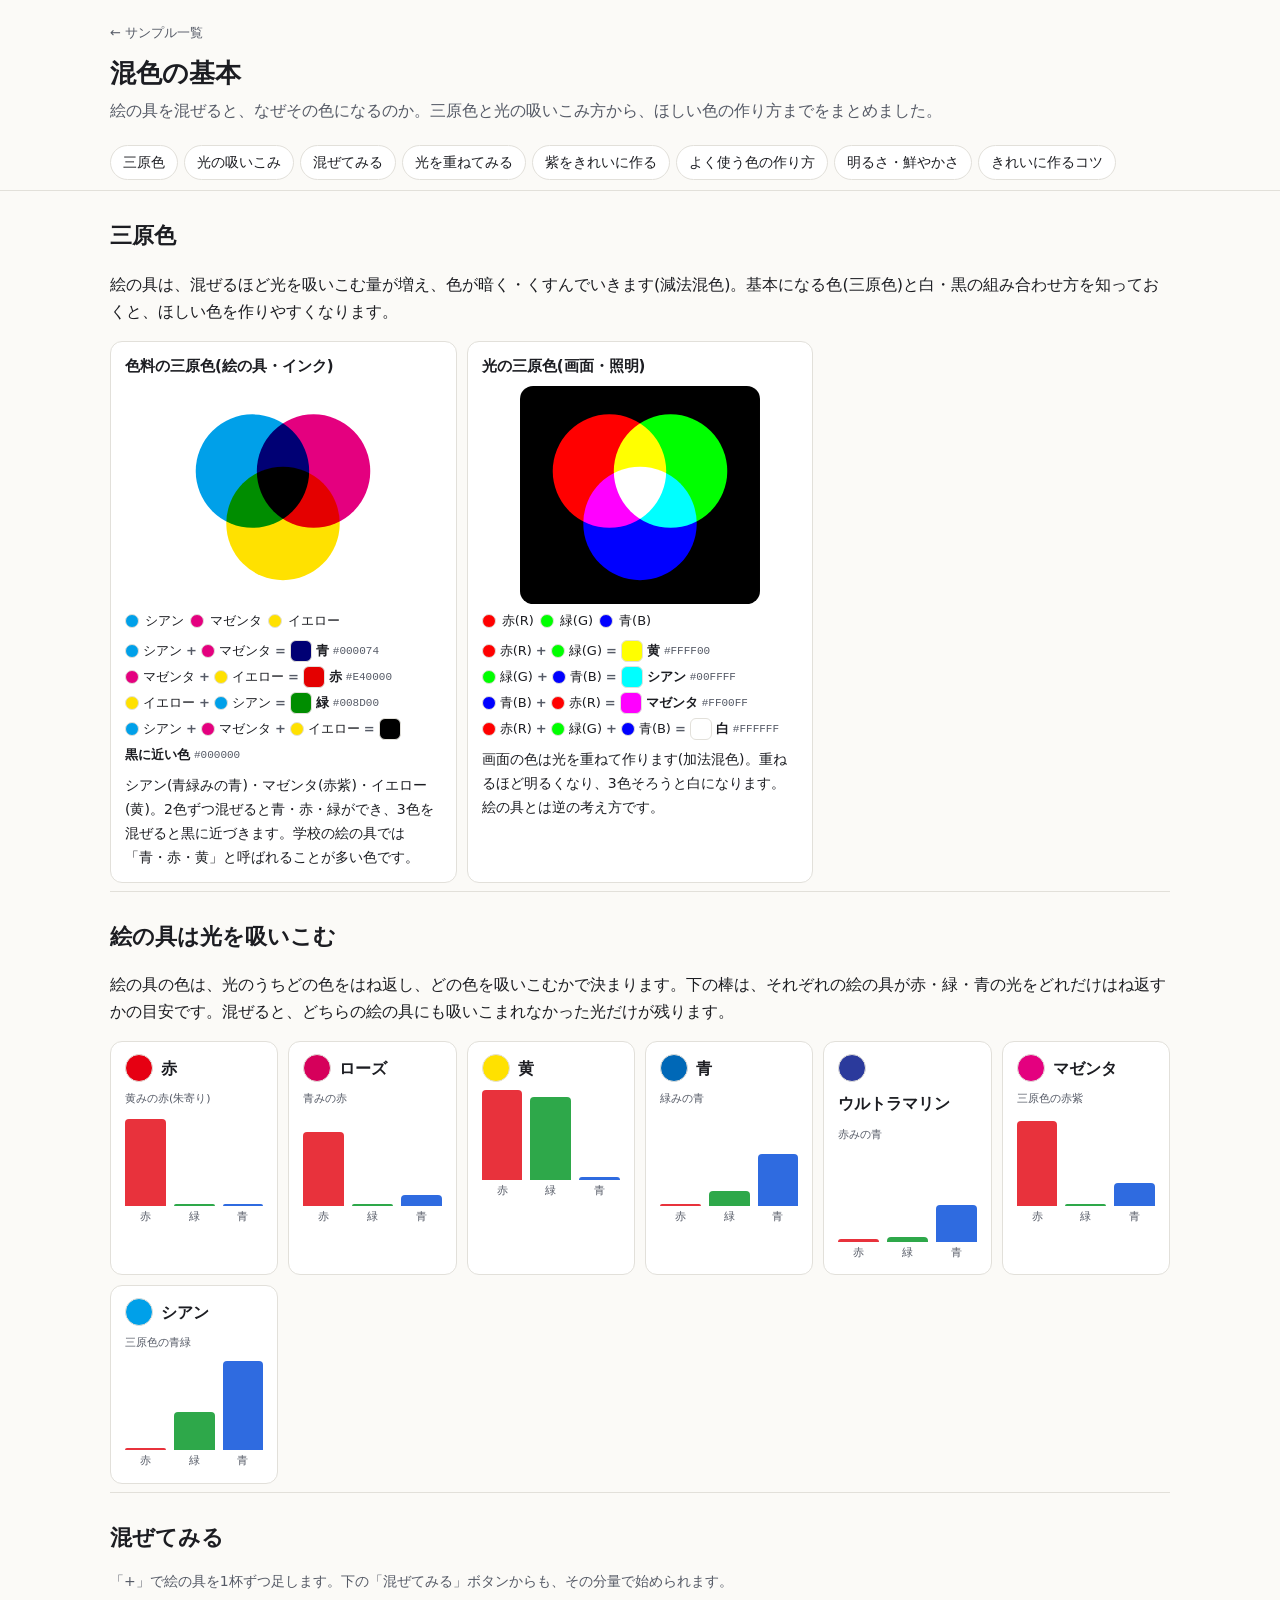
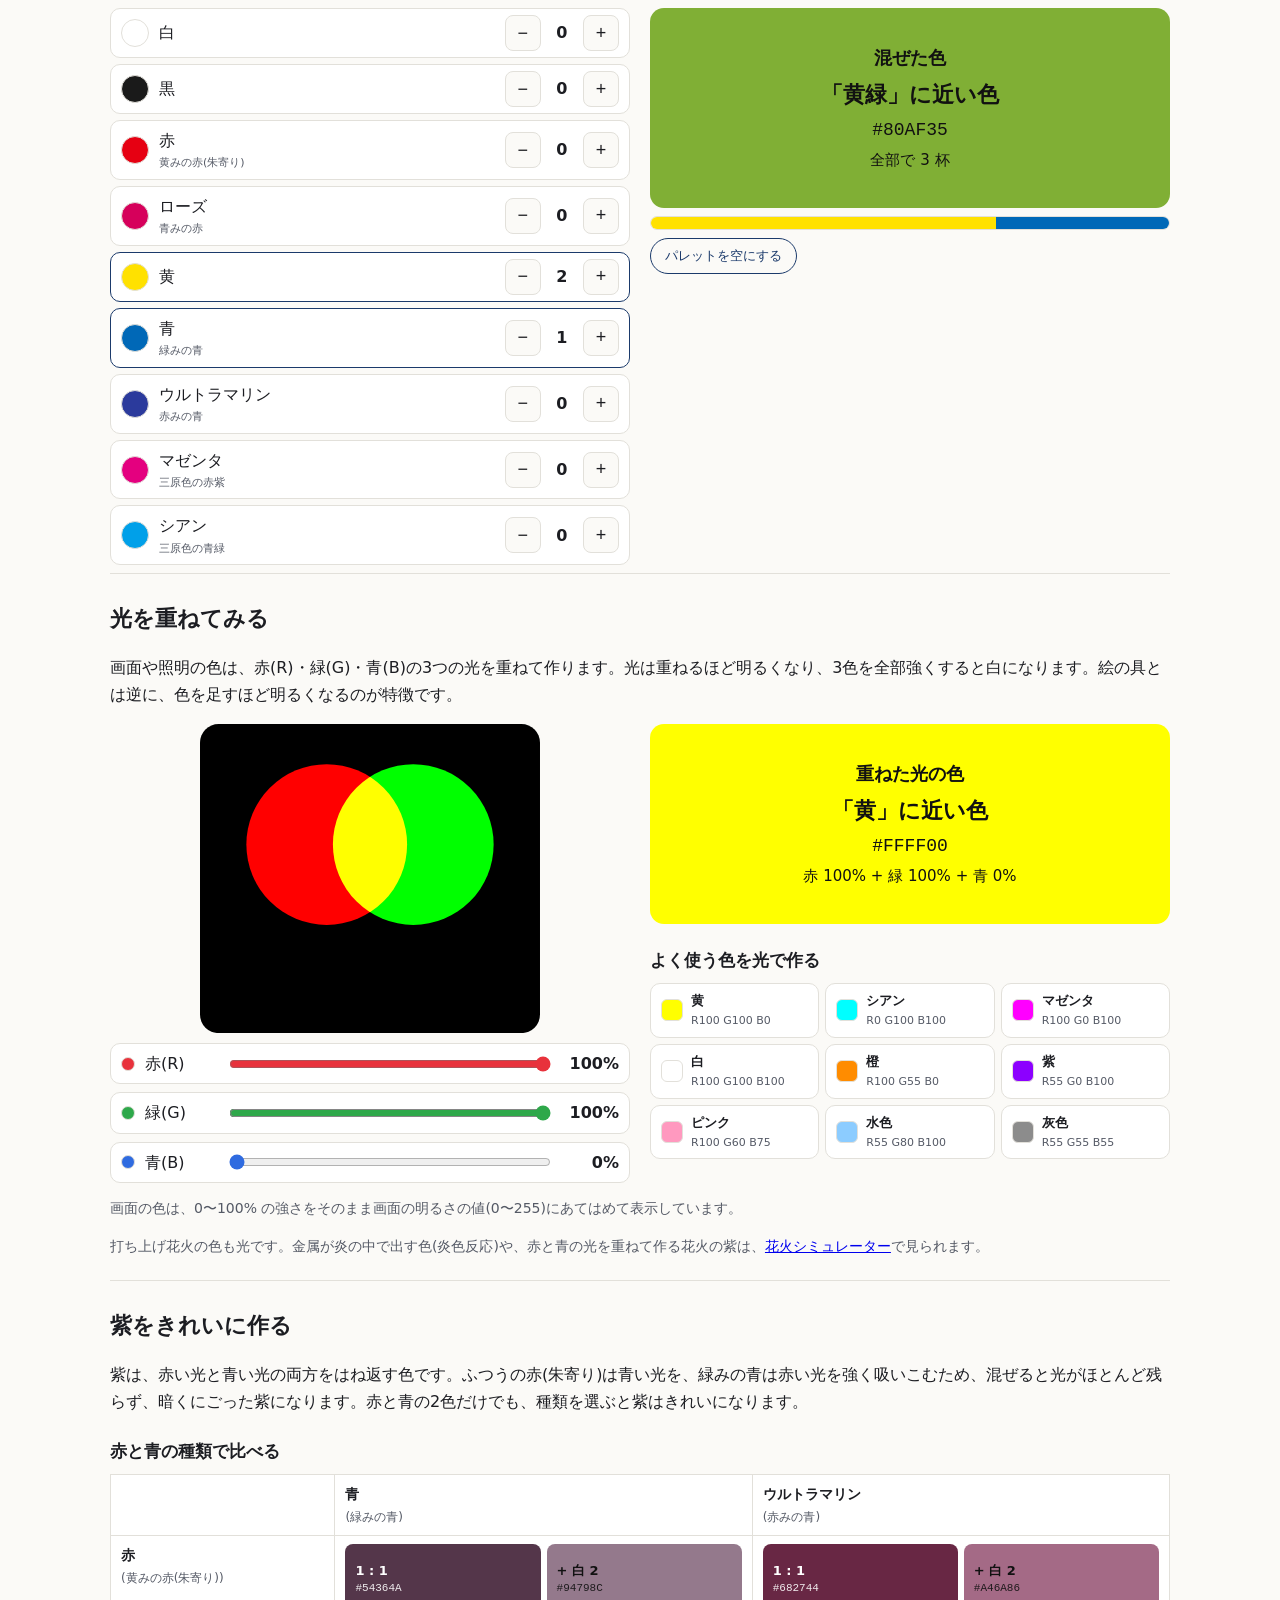
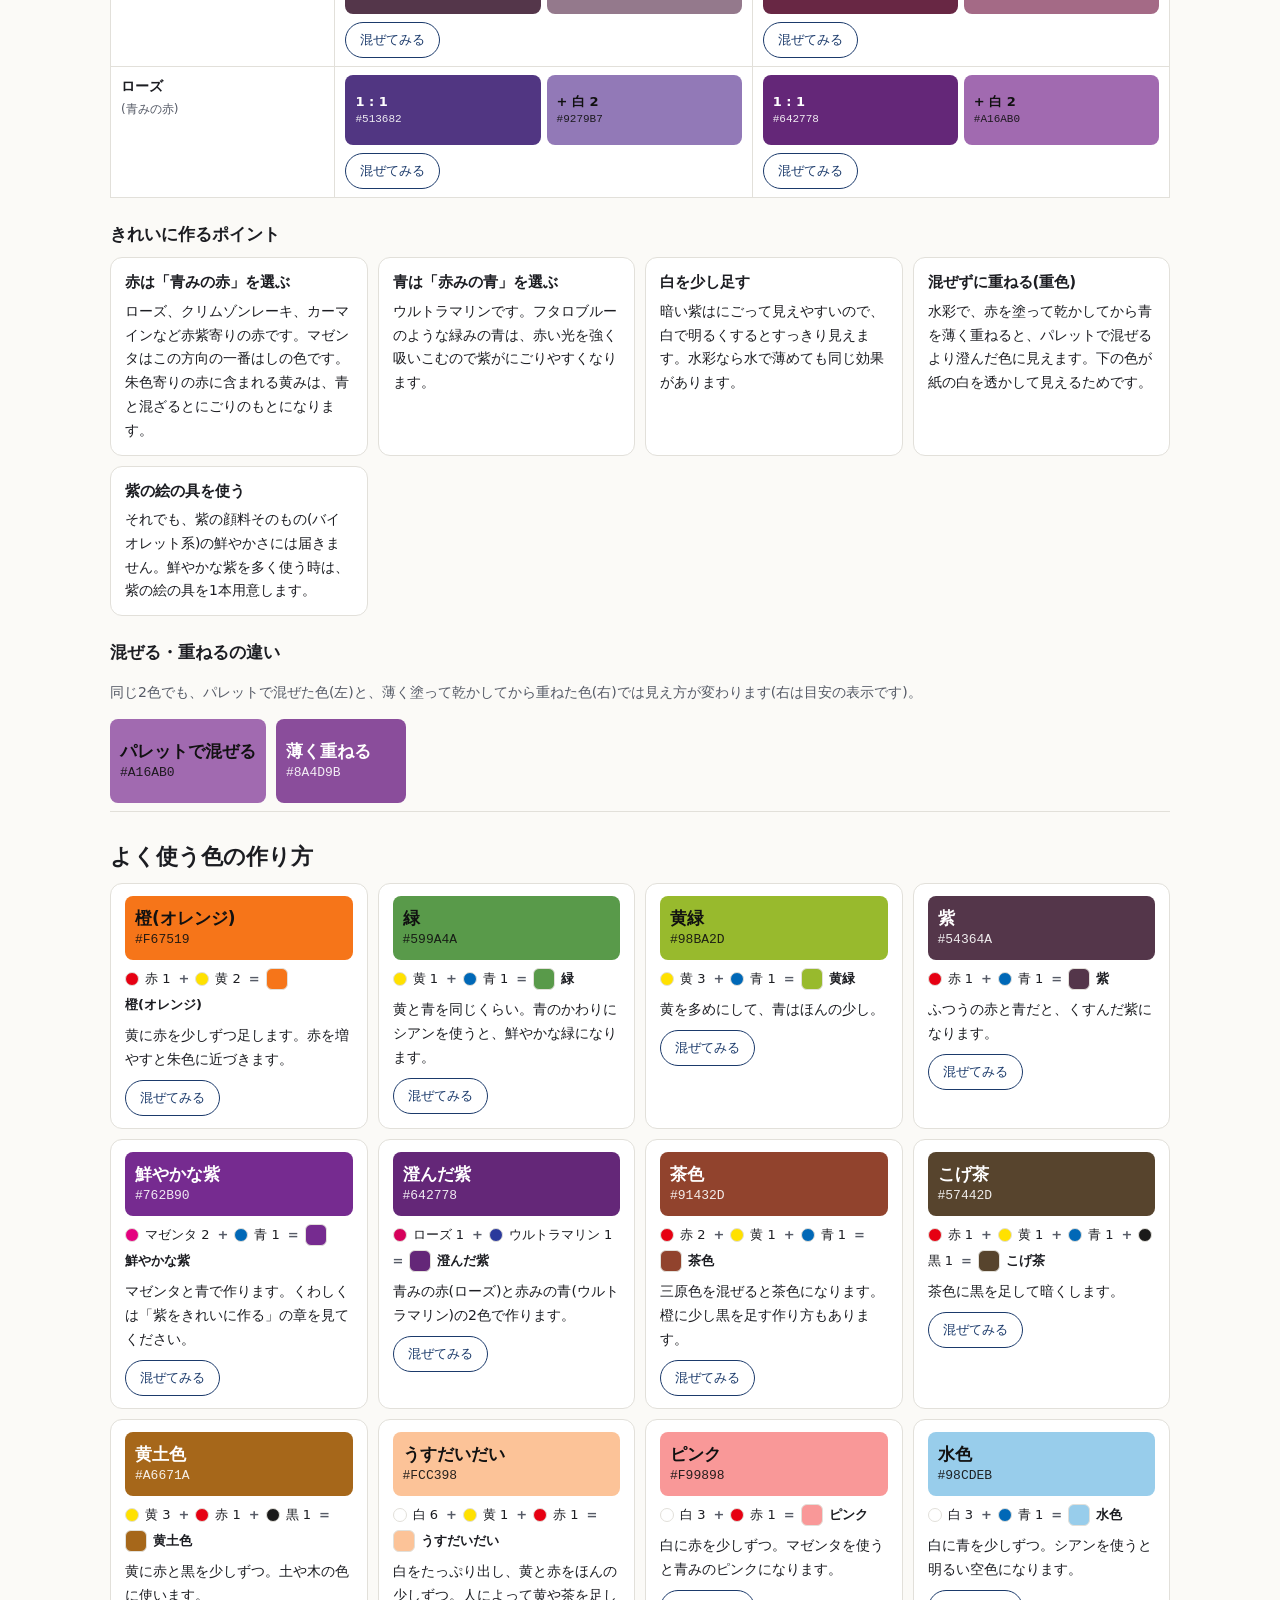
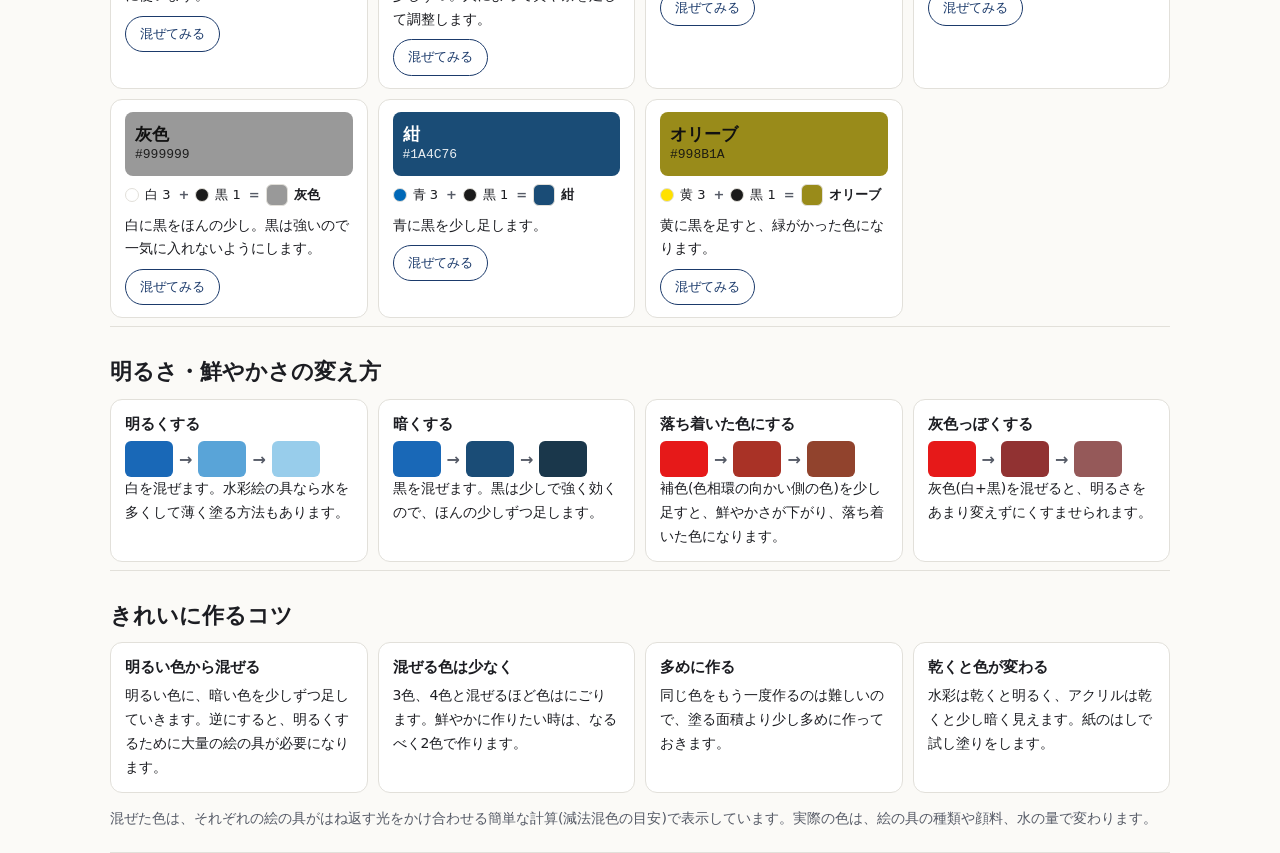
<file: public/color-mixing/index.html>
<!doctype html>
<html lang="ja">
  <head>
    <meta charset="utf-8" />
    <meta name="viewport" content="width=device-width, initial-scale=1" />
    <title>混色の基本</title>
    <link rel="stylesheet" href="css/style.css" />
  </head>
  <body>
    <header class="head">
      <a class="back" href="../">← サンプル一覧</a>
      <h1>混色の基本</h1>
      <p>
        絵の具を混ぜると、なぜその色になるのか。三原色と光の吸いこみ方から、ほしい色の作り方までをまとめました。
      </p>
    </header>

    <nav class="toc" aria-label="目次">
      <a href="#primary">三原色</a>
      <a href="#light">光の吸いこみ</a>
      <a href="#mixer">混ぜてみる</a>
      <a href="#lightmix">光を重ねてみる</a>
      <a href="#purple">紫をきれいに作る</a>
      <a href="#recipes">よく使う色の作り方</a>
      <a href="#adjust">明るさ・鮮やかさ</a>
      <a href="#tips">きれいに作るコツ</a>
    </nav>

    <main class="main">
      <p id="status" class="status">読み込んでいます…</p>

      <section id="primary" class="sec" hidden>
        <h2>三原色</h2>
        <p id="paintIntro"></p>
        <div id="paintPrimaries" class="cards p-prims"></div>
      </section>

      <section id="light" class="sec" hidden>
        <h2>絵の具は光を吸いこむ</h2>
        <p id="lightIntro"></p>
        <div id="lightCards" class="cards l-cards"></div>
      </section>

      <section id="mixer" class="sec" hidden>
        <h2>混ぜてみる</h2>
        <p class="note">
          「+」で絵の具を1杯ずつ足します。下の「混ぜてみる」ボタンからも、その分量で始められます。
        </p>
        <div id="pMixer" class="p-mixer">
          <div id="pPaints" class="p-paints"></div>
          <div class="p-out">
            <div id="pResult" class="p-result"></div>
            <div id="pBar" class="p-bar" aria-hidden="true"></div>
            <button id="pReset" type="button" class="p-try">パレットを空にする</button>
          </div>
        </div>
      </section>

      <section id="lightmix" class="sec" hidden>
        <h2>光を重ねてみる</h2>
        <p id="lmIntro"></p>
        <div class="p-mixer">
          <div class="lm-left">
            <div id="lmVenn" class="lm-venn"></div>
            <div id="lmSliders" class="lm-sliders"></div>
          </div>
          <div class="p-out">
            <div id="lmResult" class="p-result"></div>
            <h3>よく使う色を光で作る</h3>
            <div id="lmPresets" class="lm-presets"></div>
          </div>
        </div>
        <p id="lmNote" class="note"></p>
        <p class="note">
          打ち上げ花火の色も光です。金属が炎の中で出す色(炎色反応)や、赤と青の光を重ねて作る花火の紫は、<a
            href="../hanabi/"
            >花火シミュレーター</a
          >で見られます。
        </p>
      </section>

      <section id="purple" class="sec" hidden>
        <h2>紫をきれいに作る</h2>
        <p id="purpleIntro"></p>
        <h3>赤と青の種類で比べる</h3>
        <div class="table-wrap">
          <table id="purpleTable" class="pu-table"></table>
        </div>
        <h3>きれいに作るポイント</h3>
        <div id="purplePoints" class="cards"></div>
        <h3>混ぜる・重ねるの違い</h3>
        <p id="glazeDesc" class="note"></p>
        <div id="glazeBox" class="pu-glaze"></div>
      </section>

      <section id="recipes" class="sec" hidden>
        <h2>よく使う色の作り方</h2>
        <div id="paintRecipes" class="cards p-recipes"></div>
      </section>

      <section id="adjust" class="sec" hidden>
        <h2>明るさ・鮮やかさの変え方</h2>
        <div id="paintAdjust" class="cards"></div>
      </section>

      <section id="tips" class="sec" hidden>
        <h2>きれいに作るコツ</h2>
        <div id="paintTips" class="cards"></div>
        <p id="paintNote" class="note"></p>
      </section>
    </main>

    <script src="js/mix.js"></script>
    <script src="js/app.js"></script>
  </body>
</html>
</file>
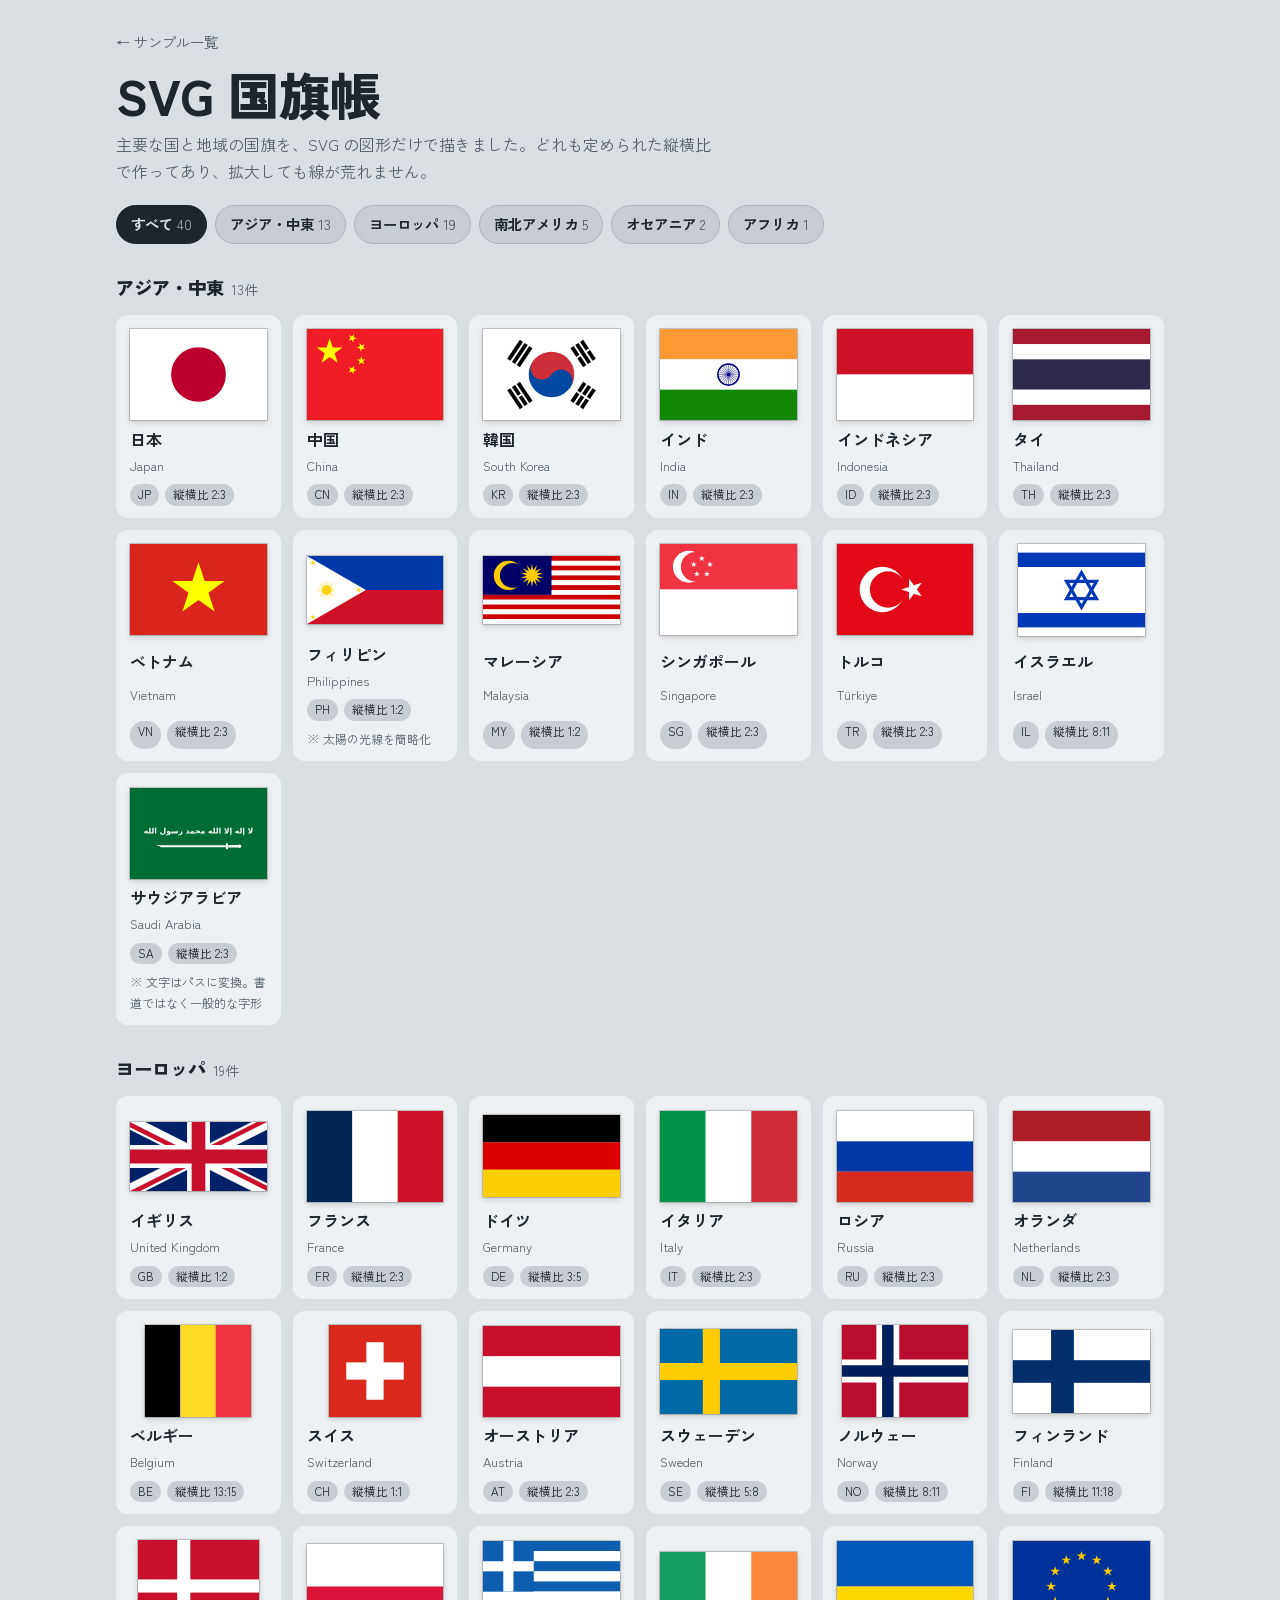
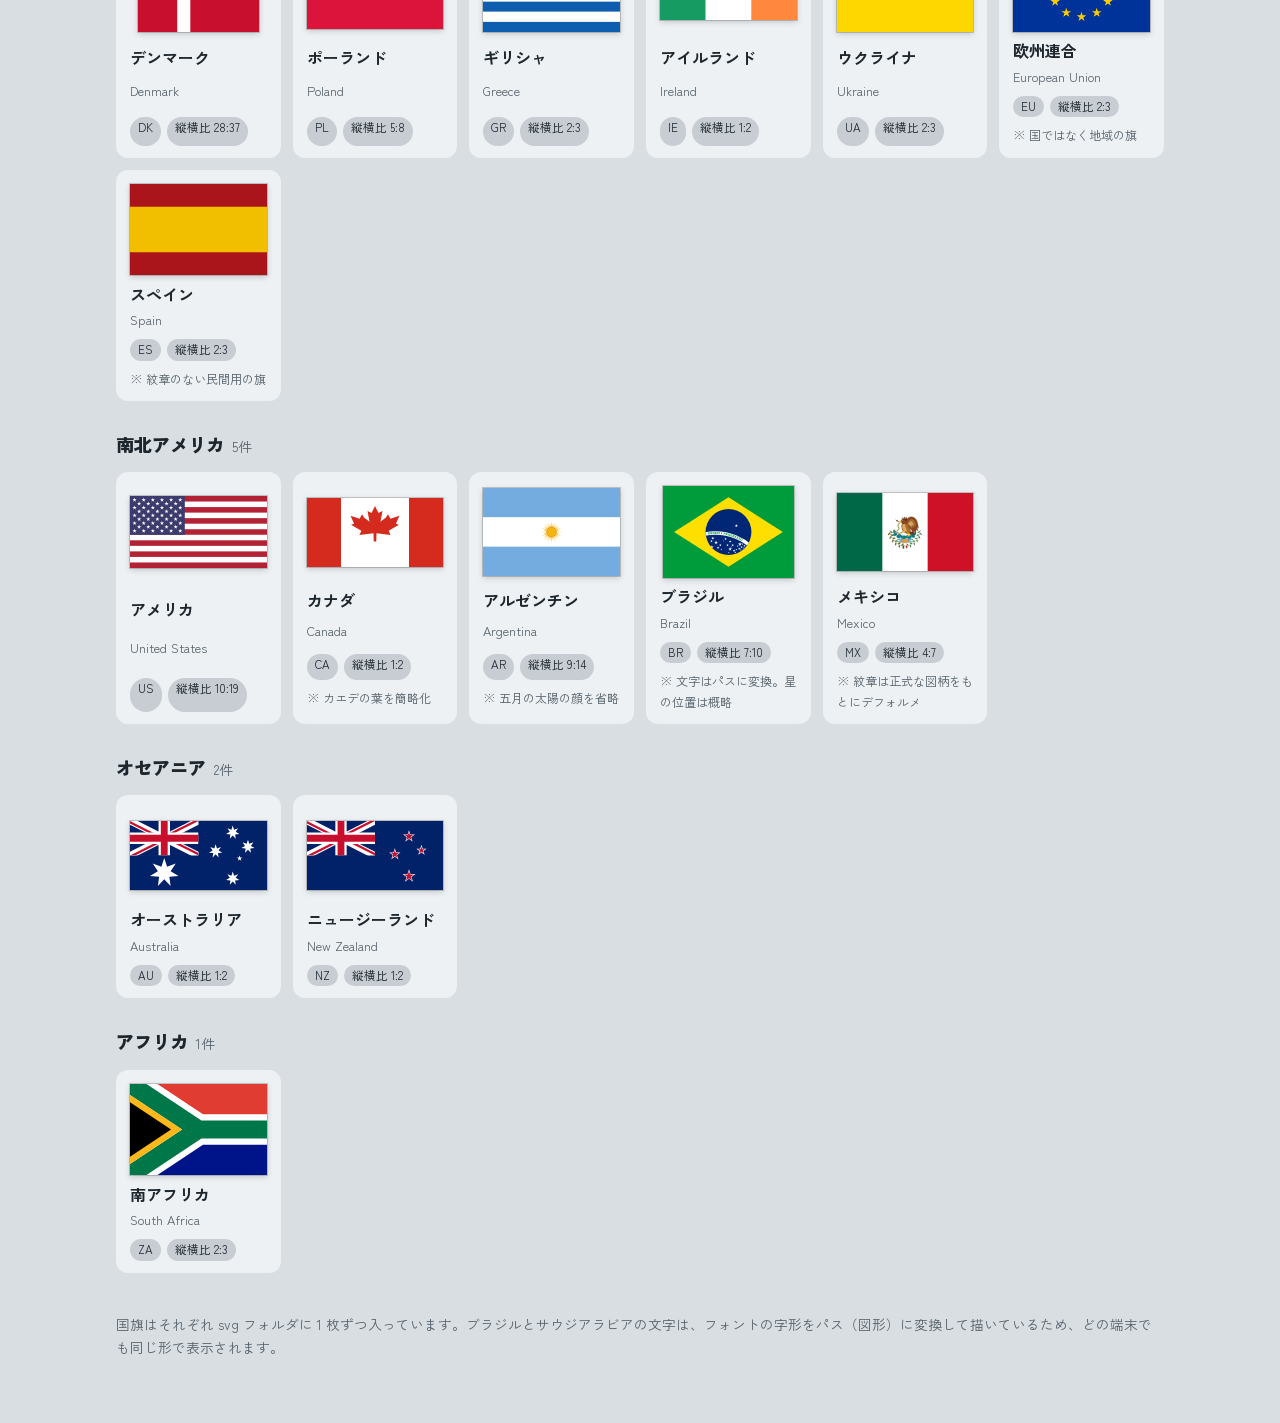
<file: public/flags/index.html>
<!DOCTYPE html>
<html lang="ja">
<head>
<meta charset="UTF-8">
<meta name="viewport" content="width=device-width, initial-scale=1, viewport-fit=cover">
<title>SVG 国旗帳</title>
<meta name="claude:viewport-fit-sides" content="cover">
<link rel="preconnect" href="https://fonts.googleapis.com">
<link rel="preconnect" href="https://fonts.gstatic.com" crossorigin>
<link href="https://fonts.googleapis.com/css2?family=Zen+Kaku+Gothic+New:wght@400;700;900&display=swap" rel="stylesheet">
<link rel="stylesheet" href="css/style.css">
</head>
<body>
<div class="wrap">
  <header>
    <a class="back" href="../">← サンプル一覧</a>
    <h1>SVG 国旗帳</h1>
    <p>主要な国と地域の国旗を、SVG の図形だけで描きました。どれも定められた縦横比で作ってあり、拡大しても線が荒れません。</p>
  </header>

  <nav class="filters" id="filters" aria-label="地域で絞り込む"></nav>
  <p class="status" id="status" role="status">国旗を読み込んでいます…</p>
  <div id="list"></div>

  <footer>国旗はそれぞれ svg フォルダに 1 枚ずつ入っています。ブラジルとサウジアラビアの文字は、フォントの字形をパス（図形）に変換して描いているため、どの端末でも同じ形で表示されます。</footer>
</div>
<script src="js/script.js"></script>
</body>
</html>
</file>
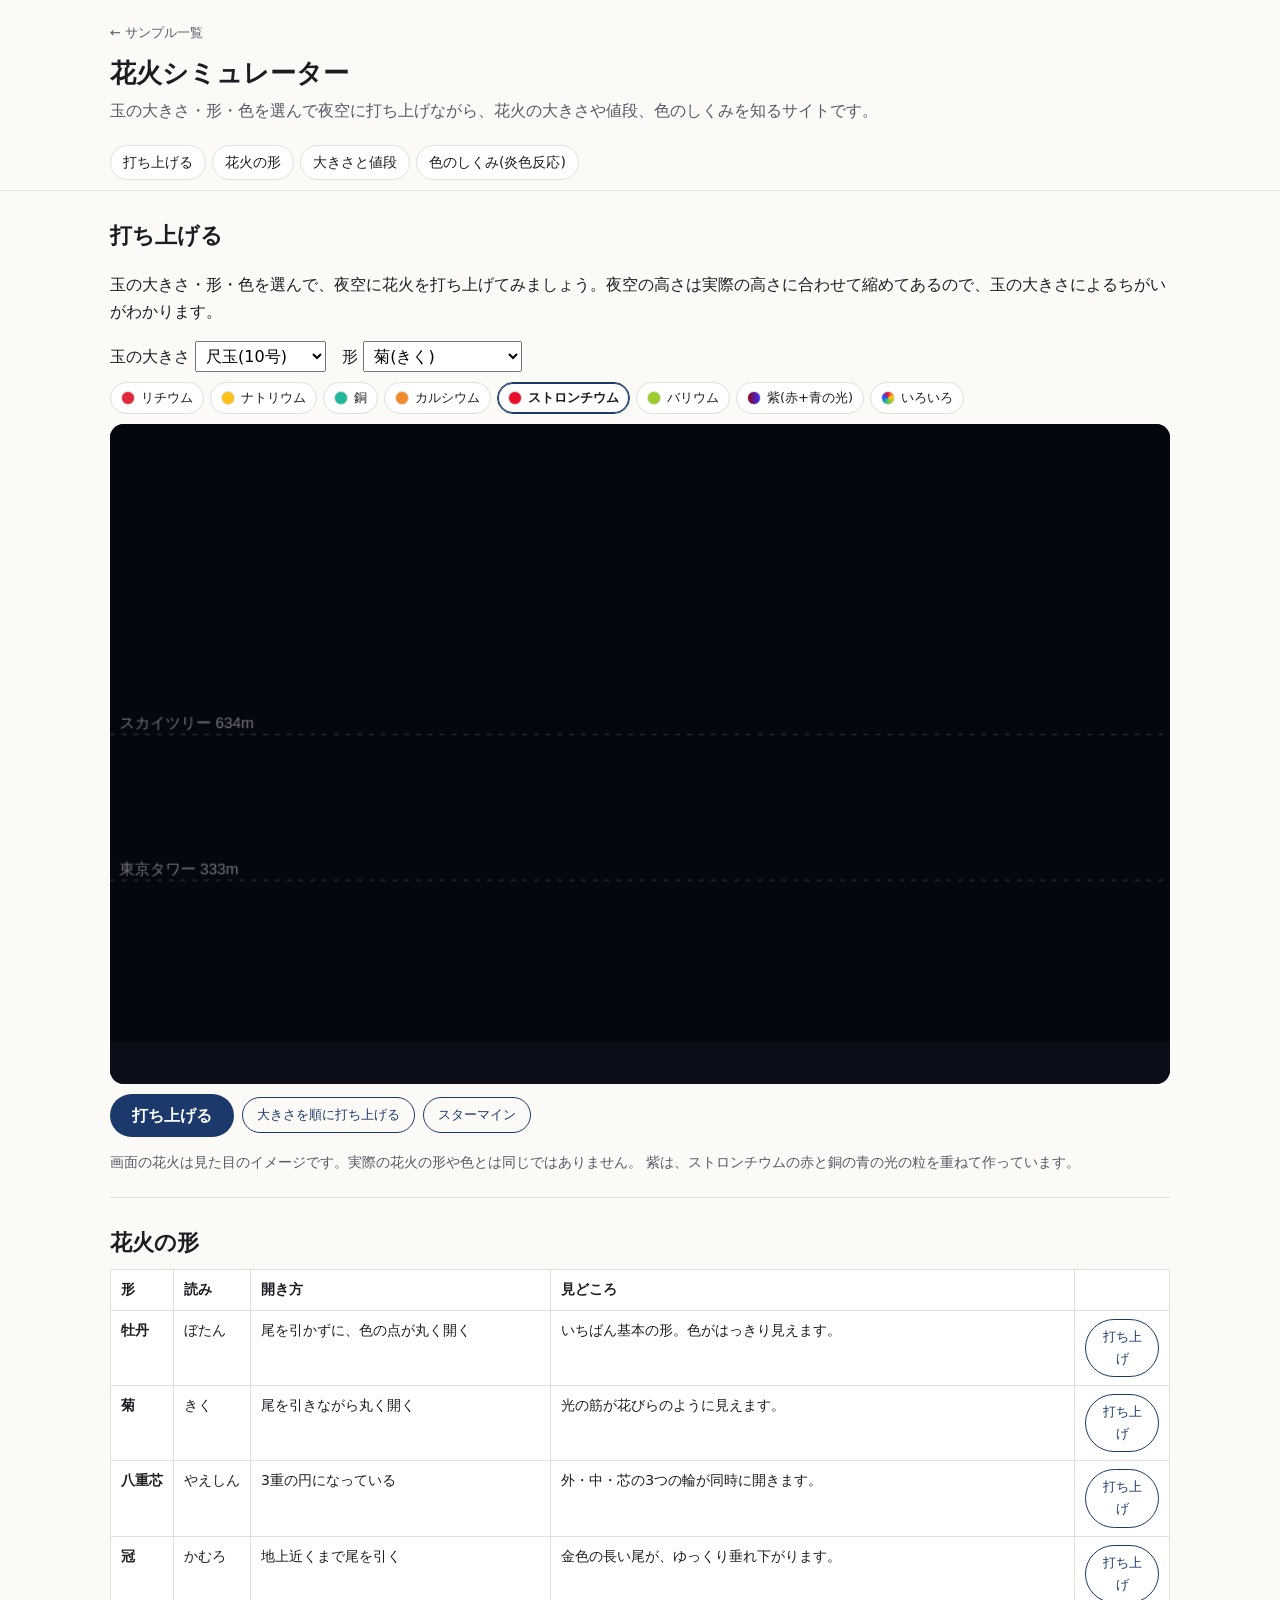
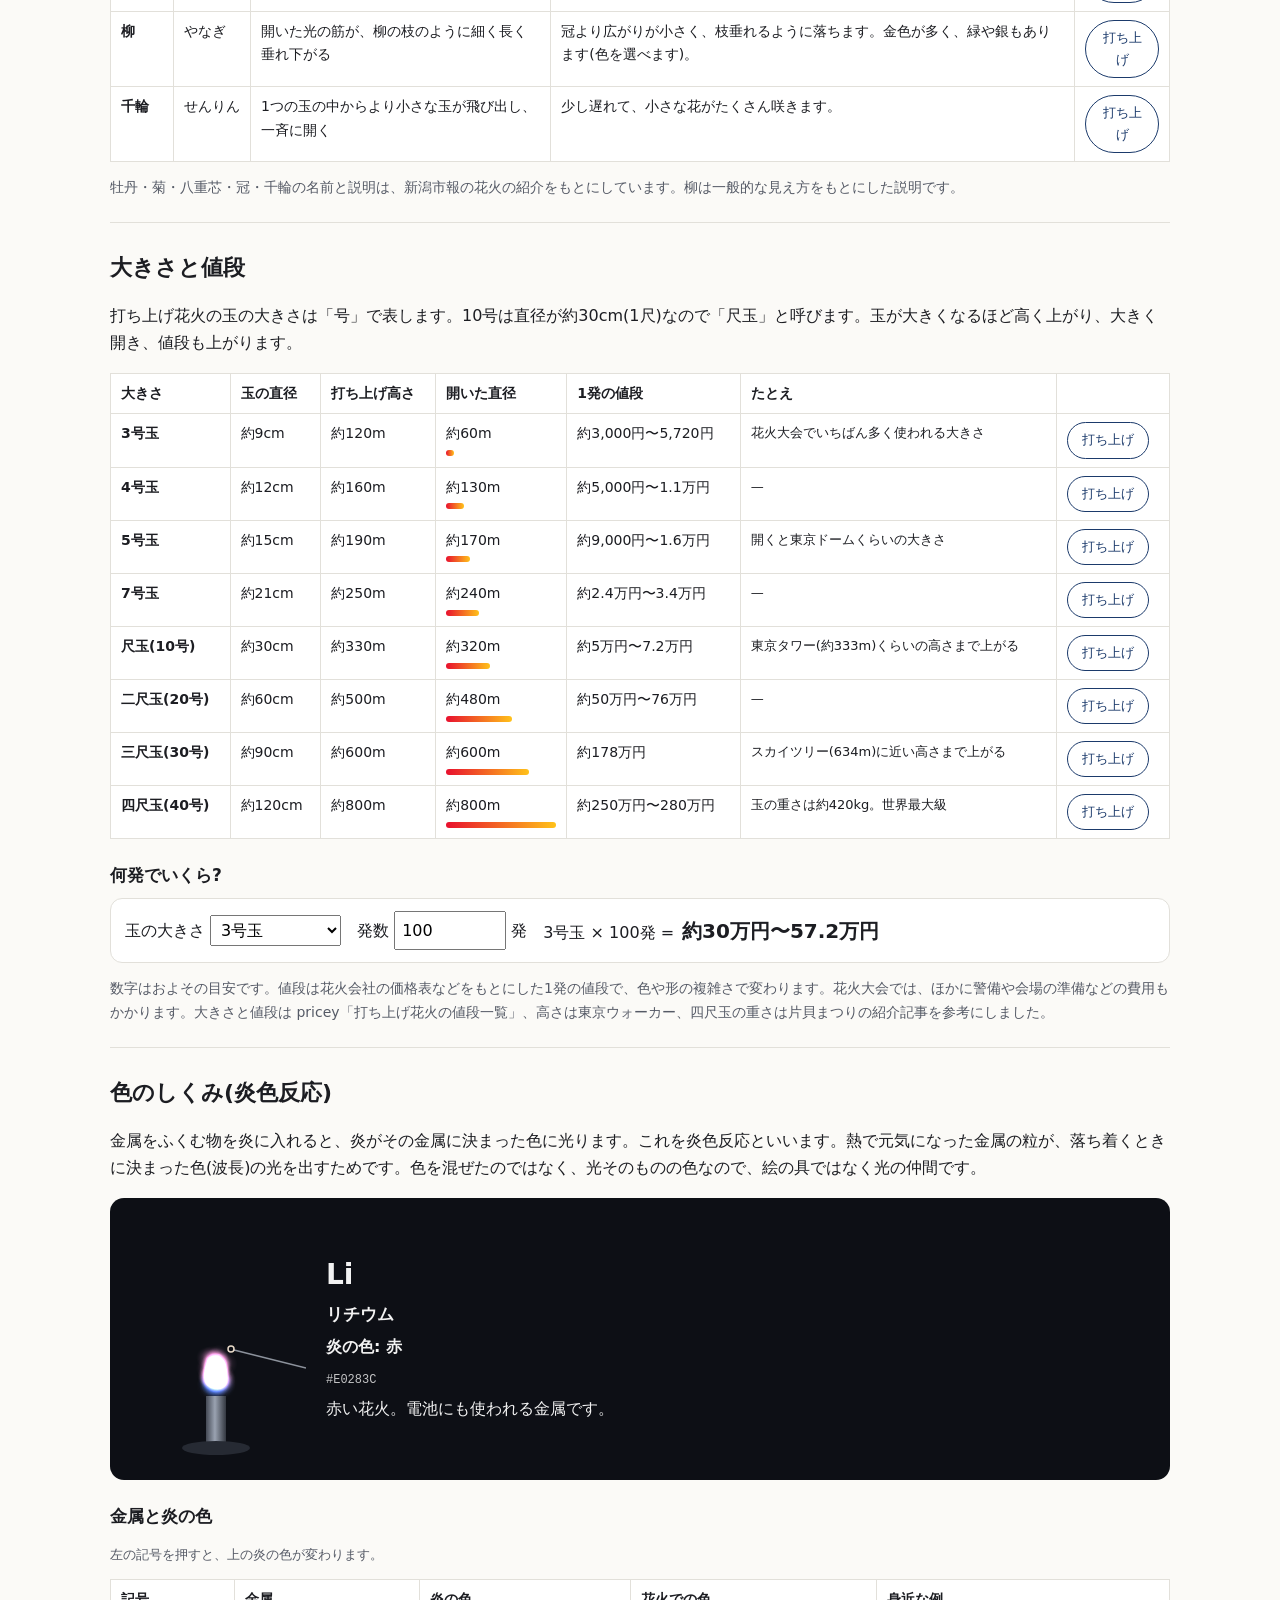
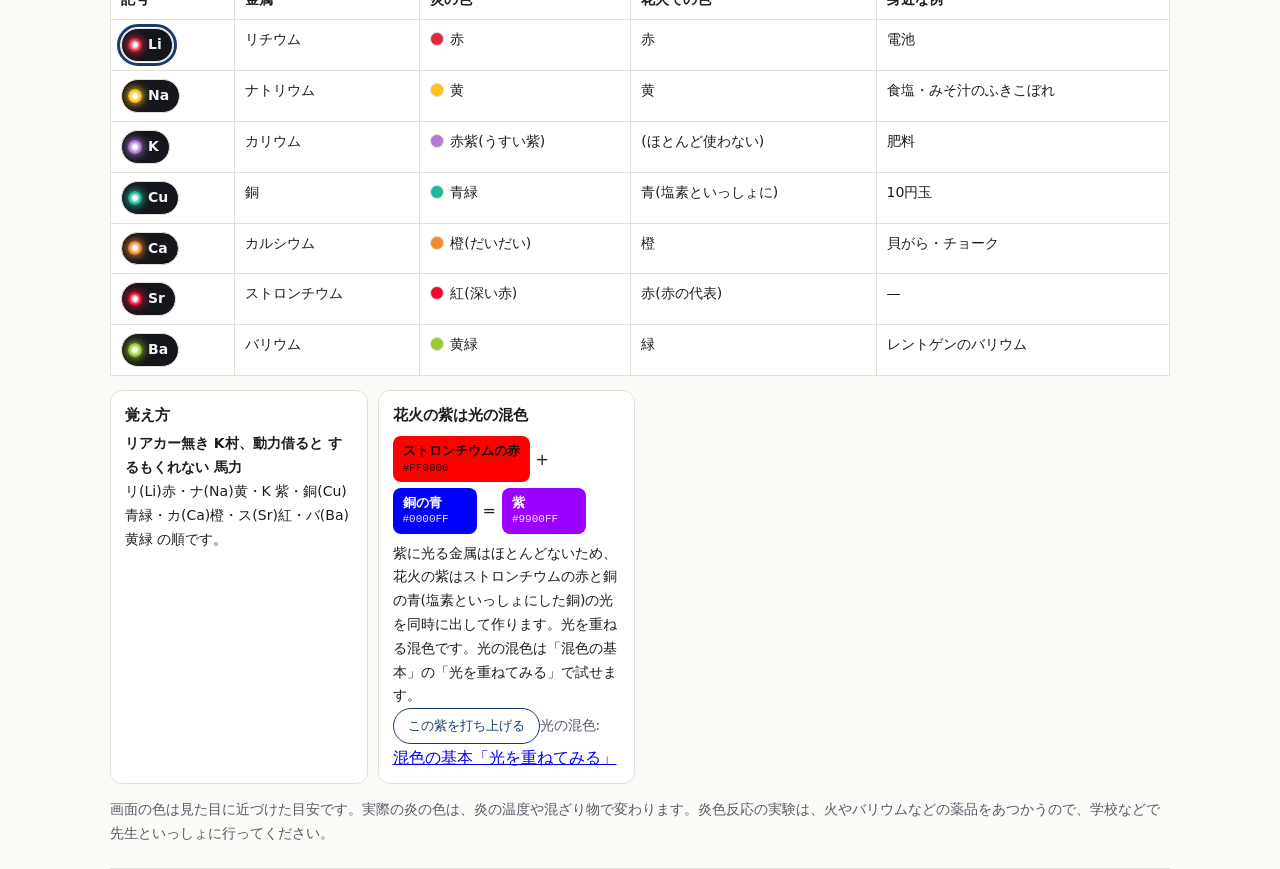
<file: public/hanabi/index.html>
<!doctype html>
<html lang="ja">
  <head>
    <meta charset="utf-8" />
    <meta name="viewport" content="width=device-width, initial-scale=1" />
    <title>花火シミュレーター</title>
    <link rel="stylesheet" href="css/style.css" />
  </head>
  <body>
    <header class="head">
      <a class="back" href="../">← サンプル一覧</a>
      <h1>花火シミュレーター</h1>
      <p>玉の大きさ・形・色を選んで夜空に打ち上げながら、花火の大きさや値段、色のしくみを知るサイトです。</p>
    </header>

    <nav class="toc" aria-label="目次">
      <a href="#sim">打ち上げる</a>
      <a href="#shapes">花火の形</a>
      <a href="#sizes">大きさと値段</a>
      <a href="#flame">色のしくみ(炎色反応)</a>
    </nav>

    <main class="main">
      <p id="status" class="status">読み込んでいます…</p>

      <section id="sim" class="sec" hidden>
        <h2>打ち上げる</h2>
        <p id="simIntro"></p>
        <div class="ln-ctrl">
          <label
            >玉の大きさ
            <select id="lnSize"></select
          ></label>
          <label
            >形
            <select id="lnShape"></select
          ></label>
        </div>
        <div id="lnColors" class="ln-colors" role="group" aria-label="花火の色"></div>
        <div class="ln-stage">
          <canvas id="lnCanvas" width="900" height="560" aria-label="花火を打ち上げる夜空"></canvas>
        </div>
        <div class="ln-btns">
          <button id="lnGo" type="button" class="ln-go">打ち上げる</button>
          <button id="lnAll" type="button" class="p-try">大きさを順に打ち上げる</button>
          <button id="lnStar" type="button" class="p-try">スターマイン</button>
        </div>
        <p id="simNote" class="note"></p>
      </section>

      <section id="shapes" class="sec" hidden>
        <h2>花火の形</h2>
        <div class="table-wrap">
          <table id="shapeTable" class="sh-table"></table>
        </div>
        <p id="shapeNote" class="note"></p>
      </section>

      <section id="sizes" class="sec" hidden>
        <h2>大きさと値段</h2>
        <p id="hbIntro"></p>
        <div class="table-wrap">
          <table id="hbTable" class="hb-table"></table>
        </div>
        <h3>何発でいくら?</h3>
        <div class="hb-calc">
          <label
            >玉の大きさ
            <select id="hbSize"></select
          ></label>
          <label>発数 <input id="hbCount" type="number" min="1" max="100000" inputmode="numeric" /> 発</label>
          <output id="hbTotal" class="hb-total"></output>
        </div>
        <p id="hbNote" class="note"></p>
      </section>

      <section id="flame" class="sec" hidden>
        <h2>色のしくみ(炎色反応)</h2>
        <p id="flIntro"></p>
        <div class="fl-view">
          <div class="fl-big">
            <canvas id="flCanvas" aria-label="ガスバーナーの炎に金属を入れたところ"></canvas>
          </div>
          <div id="flInfo" class="fl-info"></div>
        </div>
        <h3>金属と炎の色</h3>
        <p class="fl-hint">左の記号を押すと、上の炎の色が変わります。</p>
        <div class="table-wrap">
          <table id="flTable" class="fl-table"></table>
        </div>
        <div class="cards fl-cards">
          <div id="flMemo" class="card"></div>
          <div id="flFire" class="card"></div>
        </div>
        <p id="flNote" class="note"></p>
      </section>
    </main>

    <script src="js/sky.js"></script>
    <script src="js/flame.js"></script>
    <script src="js/app.js"></script>
  </body>
</html>
</file>
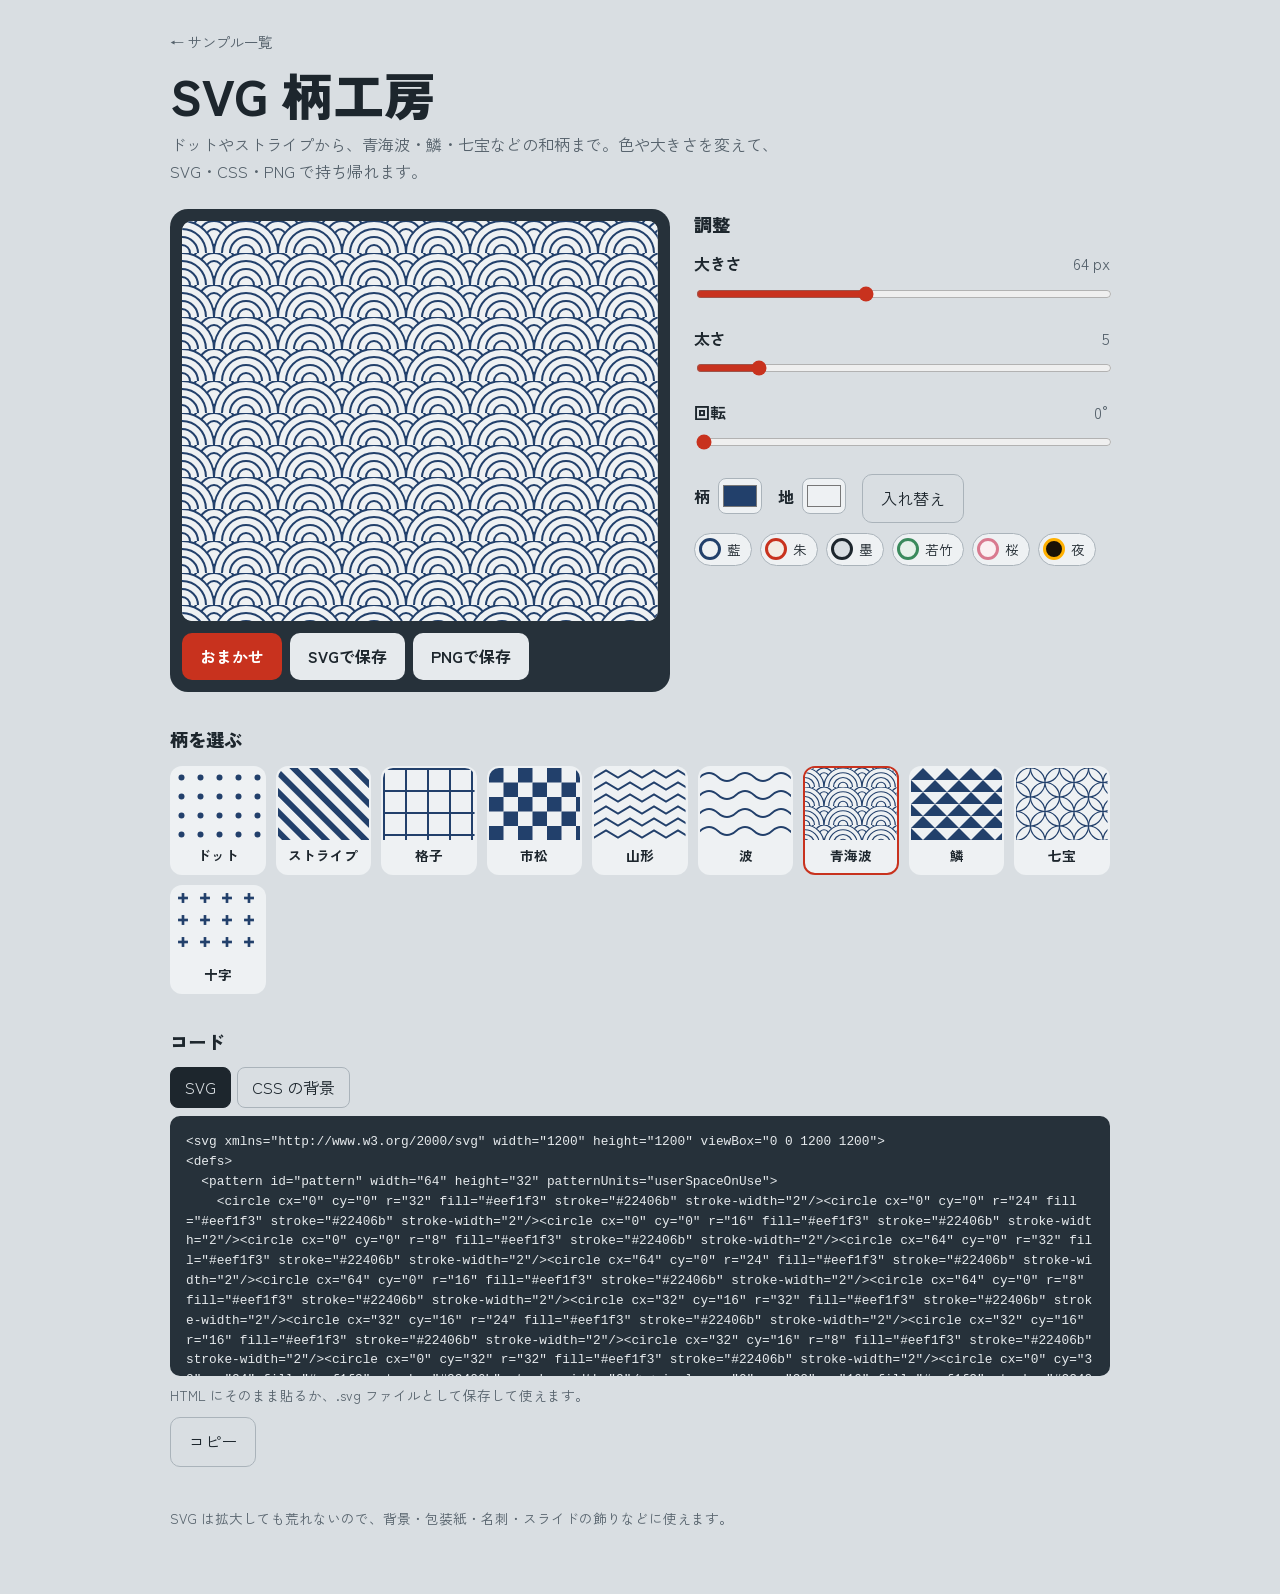
<file: public/svg-pattern/index.html>
<!DOCTYPE html>
<html lang="ja">
<head>
<meta charset="UTF-8">
<meta name="viewport" content="width=device-width, initial-scale=1, viewport-fit=cover">
<title>SVG 柄工房｜柄・パターンのサンプル</title>
<link rel="preconnect" href="https://fonts.googleapis.com">
<link rel="preconnect" href="https://fonts.gstatic.com" crossorigin>
<link href="https://fonts.googleapis.com/css2?family=Zen+Kaku+Gothic+New:wght@400;700;900&display=swap" rel="stylesheet">
<link rel="stylesheet" href="css/style.css">
</head>
<body>
<div class="toast-area" id="toastArea" aria-live="polite"></div>
<div class="wrap">
  <header>
    <a class="back" href="../">← サンプル一覧</a>
    <h1>SVG 柄工房</h1>
    <p>ドットやストライプから、青海波・鱗・七宝などの和柄まで。色や大きさを変えて、SVG・CSS・PNG で持ち帰れます。</p>
  </header>

  <div class="layout">
    <div>
      <div class="preview">
        <div class="preview-inner" id="preview"></div>
        <div class="preview-bar">
          <button class="btn" id="randomBtn">おまかせ</button>
          <button class="btn dark" id="dlSvg">SVGで保存</button>
          <button class="btn dark" id="dlPng">PNGで保存</button>
        </div>
      </div>
    </div>

    <div>
      <h2>調整</h2>
      <div class="field">
        <label for="size">大きさ <output id="sizeOut"></output></label>
        <input type="range" id="size" min="12" max="140" step="1">
      </div>
      <div class="field">
        <label for="weight">太さ <output id="weightOut"></output></label>
        <input type="range" id="weight" min="1" max="30" step="1">
      </div>
      <div class="field">
        <label for="rot">回転 <output id="rotOut"></output></label>
        <input type="range" id="rot" min="0" max="180" step="5">
      </div>
      <div class="field">
        <div class="colors">
          <label>柄 <input type="color" id="fg"></label>
          <label>地 <input type="color" id="bg"></label>
          <button class="btn ghost" id="swapBtn">入れ替え</button>
        </div>
        <div class="palettes" id="palettes"></div>
      </div>
    </div>
  </div>

  <h2 style="margin-top:32px">柄を選ぶ</h2>
  <div class="gallery" id="gallery" style="margin-top:0"></div>

  <section class="output">
    <h2>コード</h2>
    <div class="tabs" role="tablist">
      <button role="tab" data-tab="svg" aria-selected="true">SVG</button>
      <button role="tab" data-tab="css" aria-selected="false">CSS の背景</button>
    </div>
    <pre><code id="code"></code></pre>
    <p class="note" id="note"></p>
    <div class="out-actions"><button class="btn ghost" id="copyBtn">コピー</button></div>
  </section>

  <footer>SVG は拡大しても荒れないので、背景・包装紙・名刺・スライドの飾りなどに使えます。</footer>
</div>

<script src="js/patterns.js"></script>
<script src="js/script.js"></script>
</body>
</html>
</file>
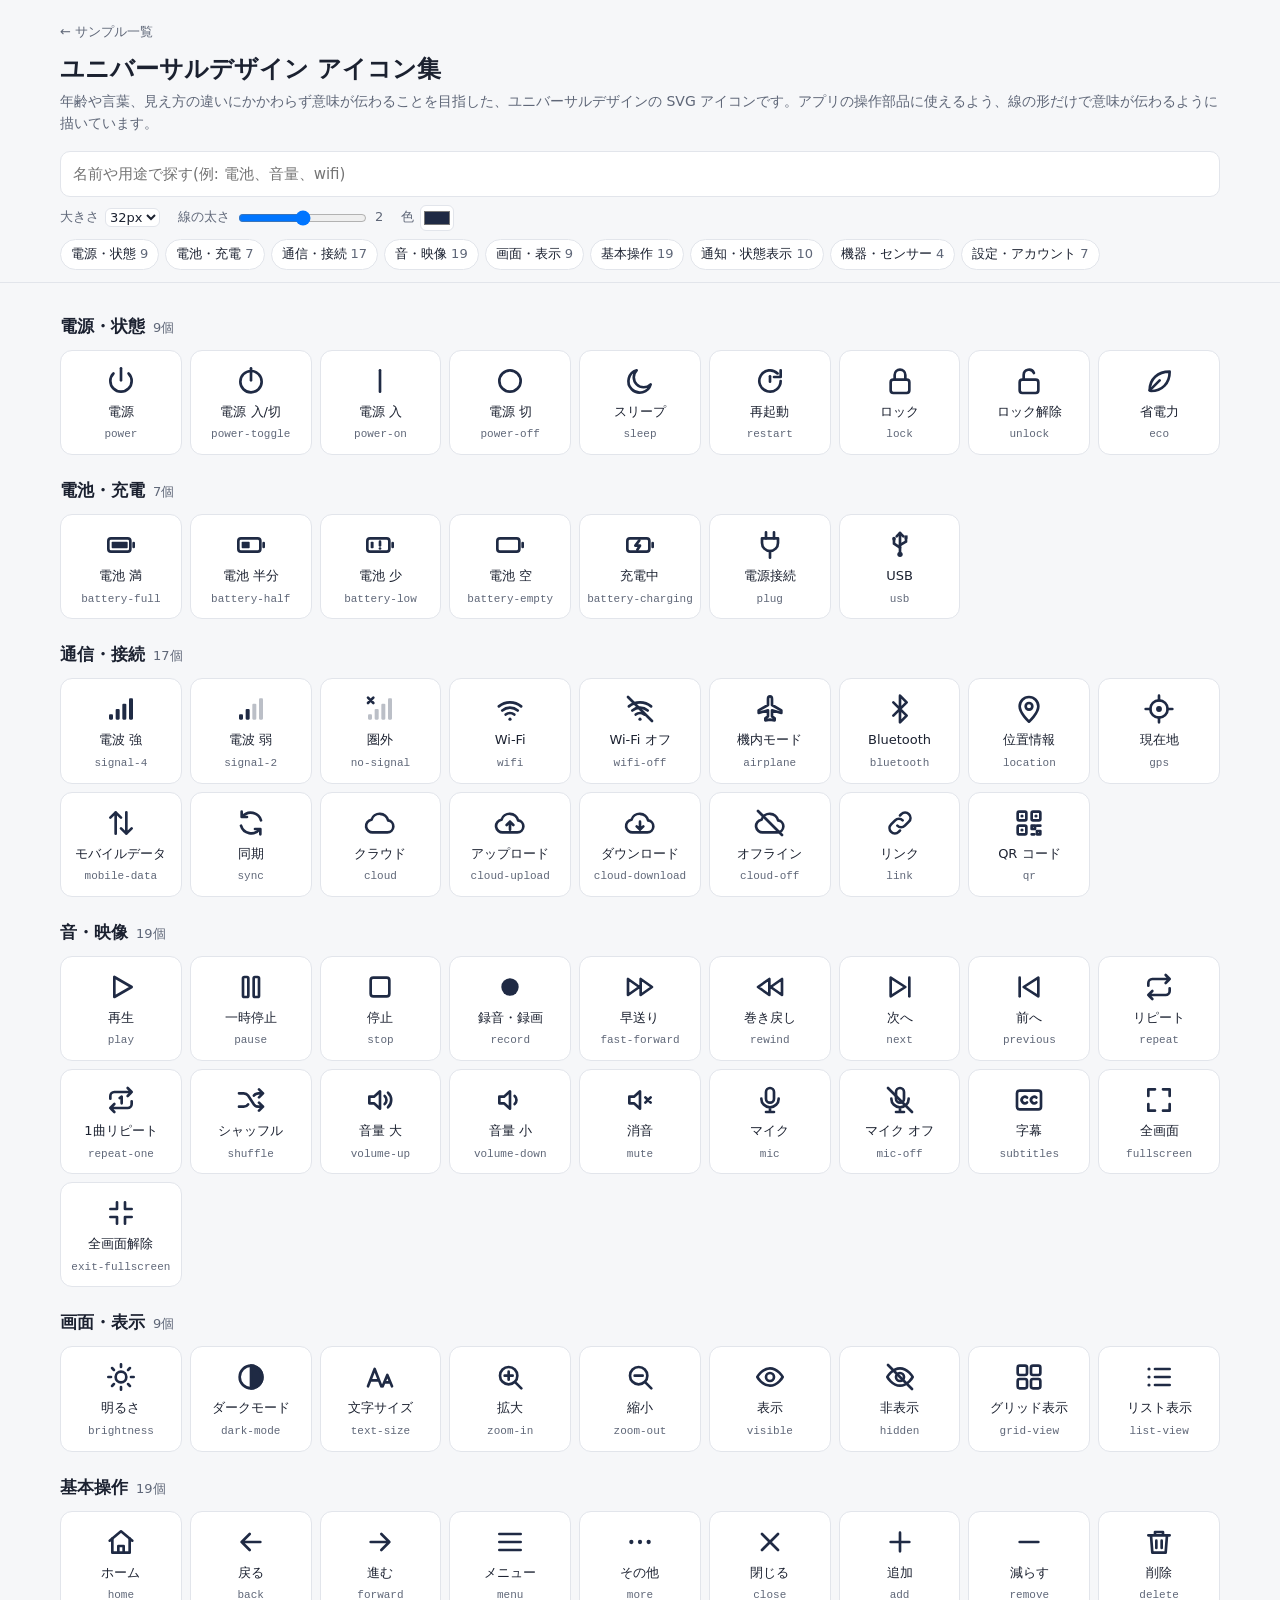
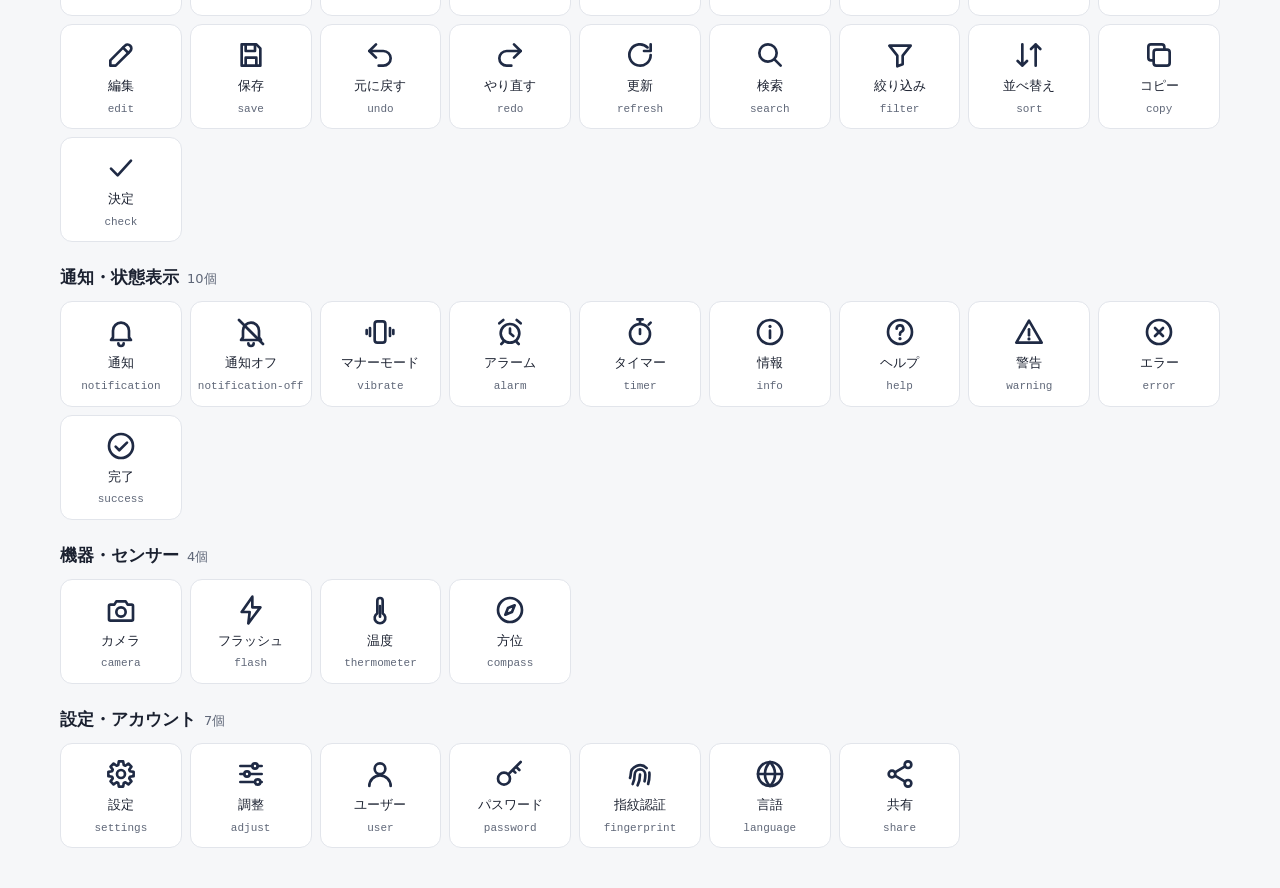
<file: public/ui-icons/index.html>
<!doctype html>
<html lang="ja">
  <head>
    <meta charset="utf-8" />
    <meta name="viewport" content="width=device-width, initial-scale=1" />
    <title>ユニバーサルデザイン アイコン集</title>
    <link rel="stylesheet" href="css/style.css" />
  </head>
  <body>
    <header class="head">
      <a class="back" href="../">← サンプル一覧</a>
      <h1>ユニバーサルデザイン アイコン集</h1>
      <p>
        年齢や言葉、見え方の違いにかかわらず意味が伝わることを目指した、ユニバーサルデザインの SVG
        アイコンです。アプリの操作部品に使えるよう、線の形だけで意味が伝わるように描いています。
      </p>
    </header>

    <div class="tools">
      <label class="search">
        <span class="sr">アイコンを探す</span>
        <input id="q" type="search" placeholder="名前や用途で探す(例: 電池、音量、wifi)" />
      </label>
      <div class="opts">
        <label
          >大きさ
          <select id="size">
            <option value="24">24px</option>
            <option value="32" selected>32px</option>
            <option value="48">48px</option>
            <option value="64">64px</option>
          </select>
        </label>
        <label
          >線の太さ <input id="stroke" type="range" min="1" max="3" step="0.25" value="2" /><output
            id="strokeOut"
            >2</output
          ></label
        >
        <label>色 <input id="color" type="color" value="#1f2a44" /></label>
      </div>
      <nav id="cats" class="cats" aria-label="分類"></nav>
    </div>

    <main id="list" class="list" aria-live="polite">
      <p id="status" class="status">読み込んでいます…</p>
    </main>

    <dialog id="detail" class="detail" aria-labelledby="dName">
      <form method="dialog" class="detail-close"><button aria-label="閉じる">×</button></form>
      <div class="detail-body">
        <div class="previews">
          <div id="dBig" class="pv pv-big"></div>
          <div class="pv-row">
            <div>
              <div id="d16" class="pv"></div>
              <small>16px</small>
            </div>
            <div>
              <div id="d24" class="pv"></div>
              <small>24px</small>
            </div>
            <div>
              <div id="d48" class="pv"></div>
              <small>48px</small>
            </div>
            <div class="pv-dark">
              <div id="dDark" class="pv"></div>
              <small>暗い背景</small>
            </div>
          </div>
        </div>
        <div class="info">
          <p id="dCat" class="d-cat"></p>
          <h2 id="dName"></h2>
          <p id="dDesc"></p>
          <p class="d-file">ファイル: <code id="dFile"></code></p>
          <div class="d-btns">
            <button id="dCopy" type="button">SVG をコピー</button>
            <button id="dSave" type="button">ダウンロード</button>
          </div>
          <p class="note">
            コピーとダウンロードには、今の線の太さが入ります。色は currentColor
            のままなので、使う側の文字色で変わります。
          </p>
          <pre id="dCode" class="code"></pre>
        </div>
      </div>
    </dialog>

    <script src="js/app.js"></script>
  </body>
</html>
</file>
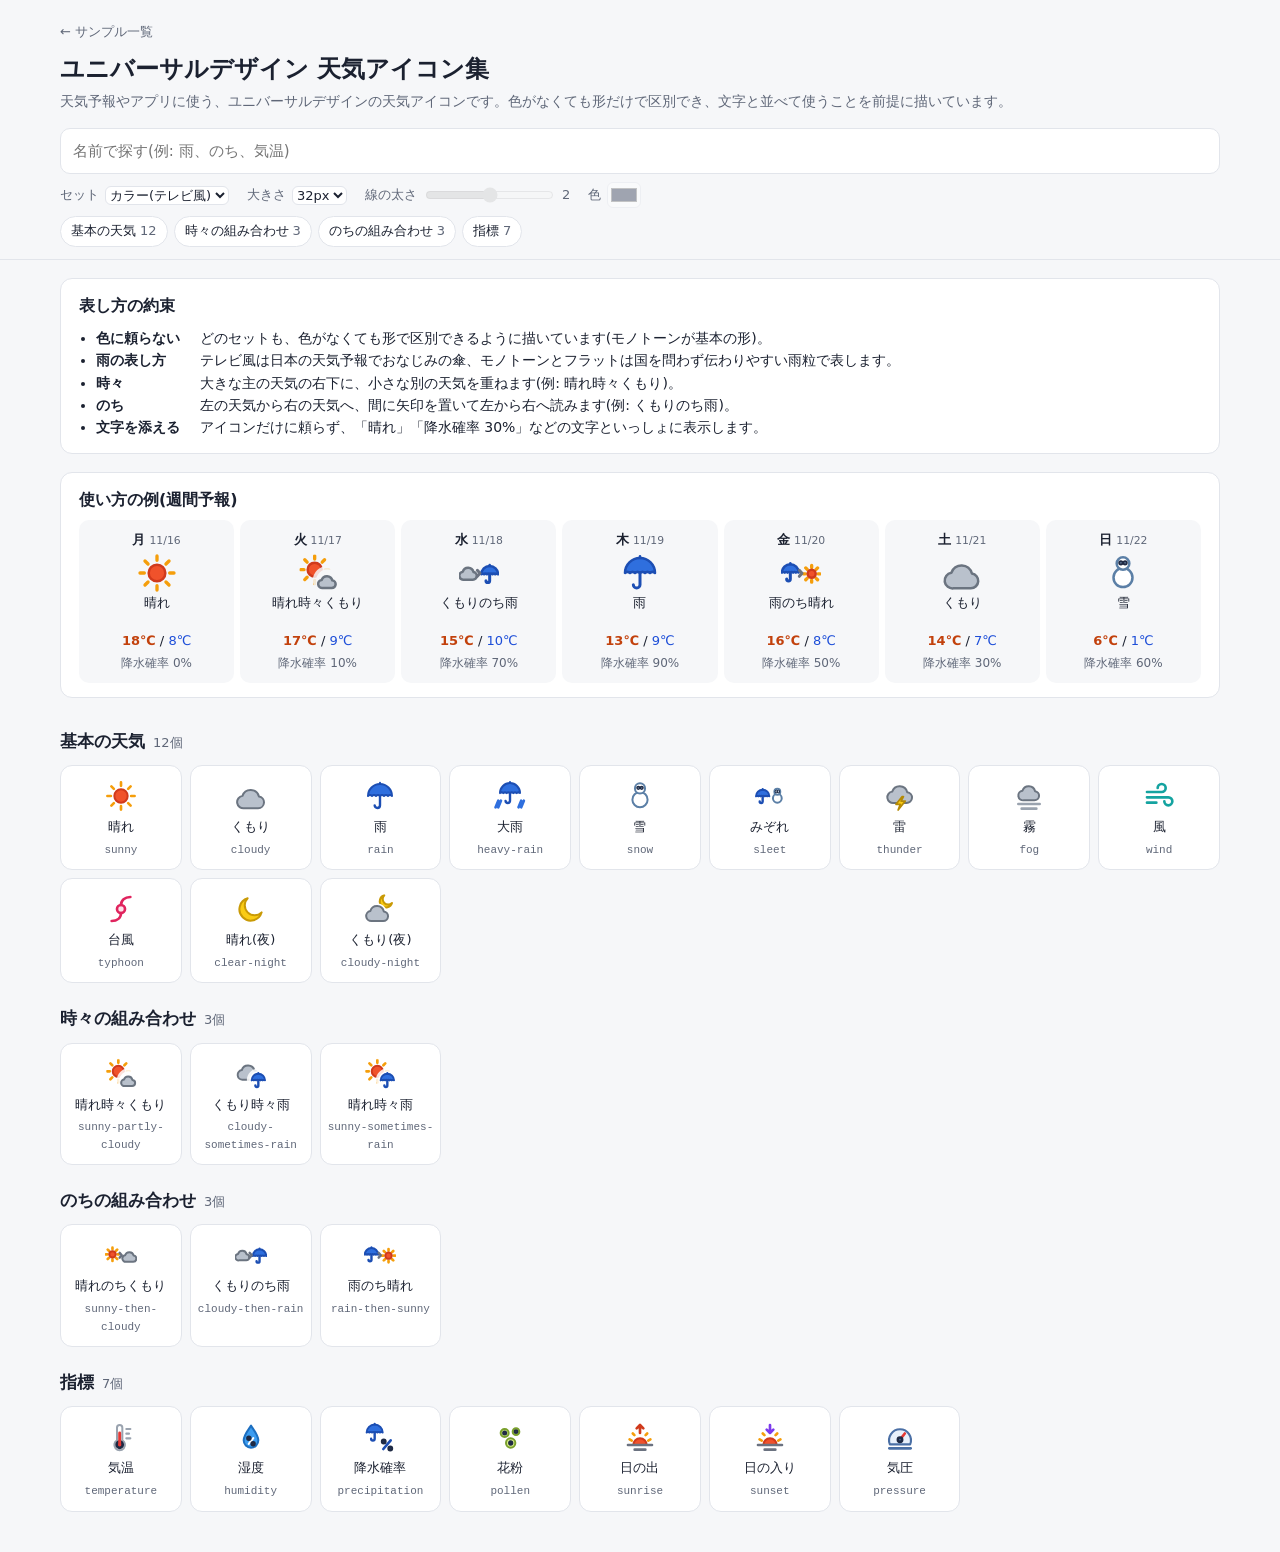
<file: public/weather-icons/index.html>
<!doctype html>
<html lang="ja">
  <head>
    <meta charset="utf-8" />
    <meta name="viewport" content="width=device-width, initial-scale=1" />
    <title>ユニバーサルデザイン 天気アイコン集</title>
    <link rel="stylesheet" href="css/style.css" />
  </head>
  <body>
    <header class="head">
      <a class="back" href="../">← サンプル一覧</a>
      <h1>ユニバーサルデザイン 天気アイコン集</h1>
      <p>
        天気予報やアプリに使う、ユニバーサルデザインの天気アイコンです。色がなくても形だけで区別でき、文字と並べて使うことを前提に描いています。
      </p>
    </header>

    <div class="tools">
      <label class="search">
        <span class="sr">アイコンを探す</span>
        <input id="q" type="search" placeholder="名前で探す(例: 雨、のち、気温)" />
      </label>
      <div class="opts">
        <label
          >セット
          <select id="set">
            <option value="tv" selected>カラー(テレビ風)</option>
            <option value="flat">カラー(フラット)</option>
            <option value="mono">モノトーン</option>
          </select>
        </label>
        <label
          >大きさ
          <select id="size">
            <option value="24">24px</option>
            <option value="32" selected>32px</option>
            <option value="48">48px</option>
            <option value="64">64px</option>
          </select>
        </label>
        <label
          >線の太さ <input id="stroke" type="range" min="1" max="3" step="0.25" value="2" /><output
            id="strokeOut"
            >2</output
          ></label
        >
        <label>色 <input id="color" type="color" value="#1f2a44" /></label>
      </div>
      <nav id="cats" class="cats" aria-label="分類"></nav>
    </div>

    <section class="rules" aria-labelledby="rulesH">
      <h2 id="rulesH">表し方の約束</h2>
      <ul>
        <li>
          <b>色に頼らない</b
          >どのセットも、色がなくても形で区別できるように描いています(モノトーンが基本の形)。
        </li>
        <li>
          <b>雨の表し方</b
          >テレビ風は日本の天気予報でおなじみの傘、モノトーンとフラットは国を問わず伝わりやすい雨粒で表します。
        </li>
        <li><b>時々</b>大きな主の天気の右下に、小さな別の天気を重ねます(例: 晴れ時々くもり)。</li>
        <li><b>のち</b>左の天気から右の天気へ、間に矢印を置いて左から右へ読みます(例: くもりのち雨)。</li>
        <li>
          <b>文字を添える</b>アイコンだけに頼らず、「晴れ」「降水確率 30%」などの文字といっしょに表示します。
        </li>
      </ul>
    </section>

    <section class="example" aria-labelledby="exH">
      <h2 id="exH">使い方の例(週間予報)</h2>
      <ol id="week" class="week"></ol>
    </section>

    <main id="list" class="list" aria-live="polite">
      <p id="status" class="status">読み込んでいます…</p>
    </main>

    <dialog id="detail" class="detail" aria-labelledby="dName">
      <form method="dialog" class="detail-close"><button aria-label="閉じる">×</button></form>
      <div class="detail-body">
        <div class="previews">
          <div id="dBig" class="pv pv-big"></div>
          <div class="pv-row">
            <div>
              <div id="d16" class="pv"></div>
              <small>16px</small>
            </div>
            <div>
              <div id="d24" class="pv"></div>
              <small>24px</small>
            </div>
            <div>
              <div id="d48" class="pv"></div>
              <small>48px</small>
            </div>
            <div class="pv-dark">
              <div id="dDark" class="pv"></div>
              <small>暗い背景</small>
            </div>
          </div>
        </div>
        <div class="info">
          <p id="dCat" class="d-cat"></p>
          <h2 id="dName"></h2>
          <p id="dDesc"></p>
          <p class="d-file">ファイル: <code id="dFile"></code></p>
          <div class="d-btns">
            <button id="dCopy" type="button">SVG をコピー</button>
            <button id="dSave" type="button">ダウンロード</button>
          </div>
          <p class="note">
            コピーとダウンロードは、選んでいるセットのファイルです。モノトーンとフラットには今の線の太さが入り、モノトーンの色は
            currentColor(使う側の文字色で変わる)です。
          </p>
          <pre id="dCode" class="code"></pre>
        </div>
      </div>
    </dialog>

    <script src="js/app.js"></script>
  </body>
</html>
</file>
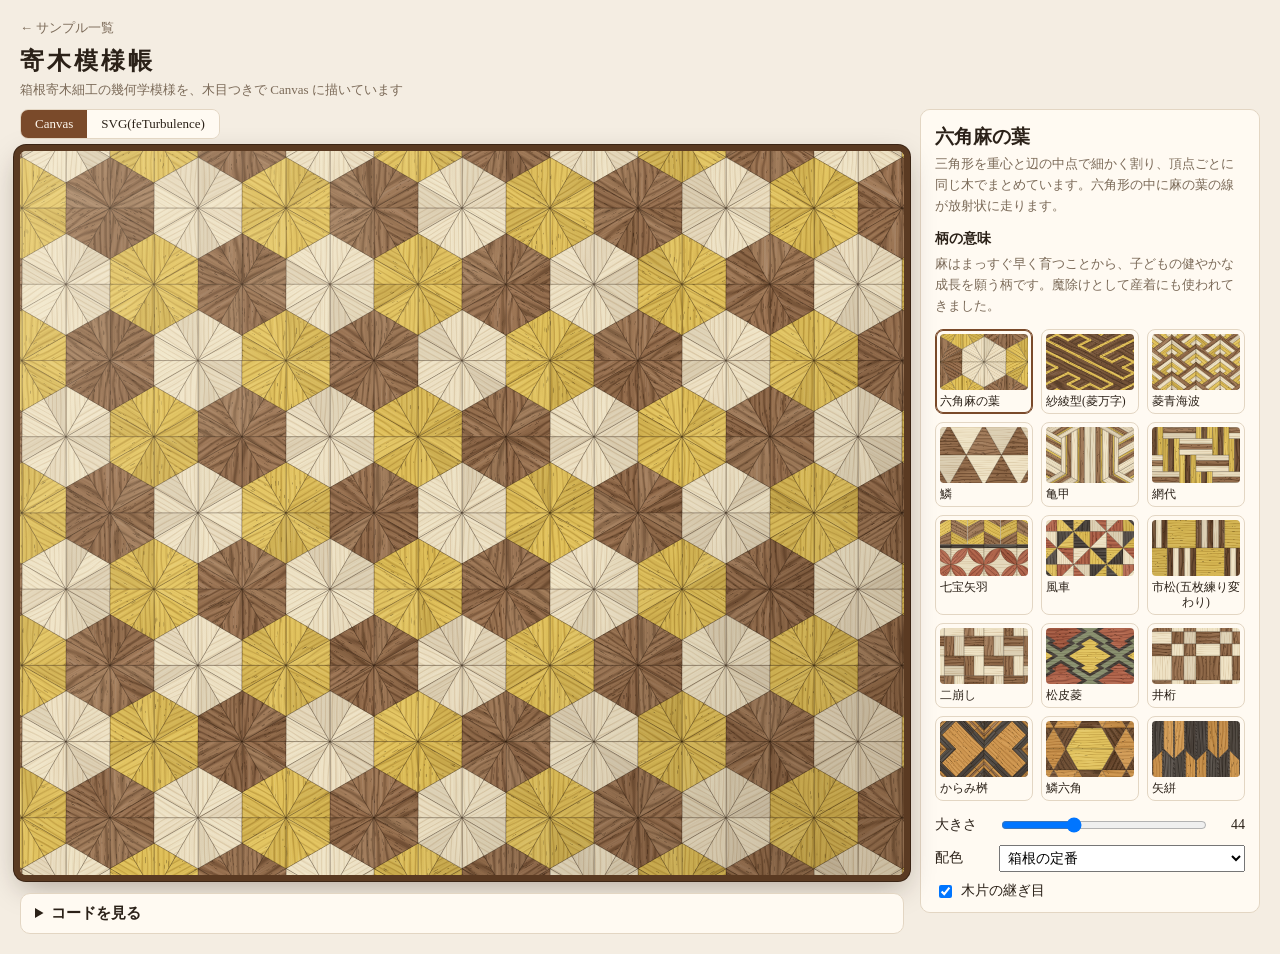
<file: public/yosegi/index.html>
<!doctype html>
<html lang="ja">
  <head>
    <meta charset="utf-8" />
    <meta name="viewport" content="width=device-width, initial-scale=1" />
    <title>寄木模様帳</title>
    <link rel="stylesheet" href="css/style.css" />
  </head>
  <body>
    <header class="head">
      <a class="back" href="../">← サンプル一覧</a>
      <h1>寄木模様帳</h1>
      <p>箱根寄木細工の幾何学模様を、木目つきで Canvas に描いています</p>
    </header>
    <main class="layout">
      <section class="view">
        <div id="mode" class="mode" role="group" aria-label="描き方">
          <button type="button" data-mode="canvas" aria-pressed="true">Canvas</button>
          <button type="button" data-mode="svg" aria-pressed="false">SVG(feTurbulence)</button>
        </div>
        <canvas id="stage" aria-label="寄木の模様(Canvas)"></canvas>
        <svg id="stageSvg" class="stage-svg" role="img" aria-label="寄木の模様(SVG)" hidden></svg>
        <details id="code" class="code">
          <summary>コードを見る</summary>
          <div class="code-bar">
            <div id="codeTabs" class="mode" role="group" aria-label="表示するコード">
              <button type="button" data-tab="shape" aria-pressed="true">模様の形</button>
              <button type="button" data-tab="wood" aria-pressed="false">木目</button>
            </div>
            <code id="codeFile" class="code-file"></code>
            <button id="codeCopy" type="button" class="code-copy">コピー</button>
          </div>
          <pre id="codeText" class="code-text"></pre>
        </details>
        <p id="status" class="status">読み込んでいます…</p>
      </section>
      <aside class="panel">
        <h2 id="pname">&nbsp;</h2>
        <p id="pdesc" class="desc"></p>
        <h3 class="mean-head">柄の意味</h3>
        <p id="pmean" class="desc mean"></p>
        <div id="patterns" class="patterns"></div>
        <div class="controls">
          <label class="row">
            <span>大きさ</span>
            <input id="size" type="range" min="20" max="90" value="44" />
            <output id="sizeOut">44</output>
          </label>
          <label class="row">
            <span>配色</span>
            <select id="preset"></select>
          </label>
          <label class="check"><input id="seam" type="checkbox" checked /> 木片の継ぎ目</label>
          <label class="check"><input id="gloss" type="checkbox" checked /> 塗装のつや</label>
          <button id="save" type="button" class="save">PNG で保存</button>
        </div>
        <h3>使っている木</h3>
        <ul id="legend" class="legend"></ul>
        <p class="note">
          木の名前は箱根でよく使われる樹種の例です。色と木目は写真ではなく計算で描いています。
        </p>
      </aside>
    </main>
    <script src="js/wood.js"></script>
    <script src="js/patterns.js"></script>
    <script src="js/layout.js"></script>
    <script src="js/svg.js"></script>
    <script src="js/code-view.js"></script>
    <script src="js/app.js"></script>
  </body>
</html>
</file>
<file: public/index.css>
/* サンプル一覧のスタイル。配色と書体は各サンプル(国旗帳など)とそろえている */
:root {
  --panel: #d9dee2; --panel-2: #c7cdd2; --card: #eef1f3; --ink: #1d262d; --ink-soft: #55616b;
  --key: #c8321e; --focus: #ffb000; --line: #aab3ba;
  box-sizing: border-box;
}
@media (prefers-color-scheme: dark) {
  :root:not([data-theme="light"]) {
    --panel: #242b31; --panel-2: #2e363d; --card: #1b2126; --ink: #e6eaed; --ink-soft: #9aa6b0; --line: #3d4750;
    color-scheme: dark;
  }
}
:root[data-theme="dark"] {
  --panel: #242b31; --panel-2: #2e363d; --card: #1b2126; --ink: #e6eaed; --ink-soft: #9aa6b0; --line: #3d4750;
  color-scheme: dark;
}
*, *::before, *::after { box-sizing: border-box; }
body {
  margin: 0; background: var(--panel); color: var(--ink);
  font-family: "Zen Kaku Gothic New", "Hiragino Sans", "Yu Gothic", system-ui, sans-serif;
  line-height: 1.7;
}
.wrap {
  max-width: 1080px; margin: 0 auto;
  padding-block: 28px 64px;
  padding-left: max(16px, env(safe-area-inset-left, 0px));
  padding-right: max(16px, env(safe-area-inset-right, 0px));
}
header h1 { font-size: clamp(2rem, 7vw, 3.2rem); font-weight: 900; line-height: 1.1; margin: 0 0 8px; text-wrap: balance; }
header p { margin: 0 0 24px; color: var(--ink-soft); max-width: 38em; }
.status { color: var(--ink-soft); }
.status.error { color: var(--key); }

.grid {
  display: grid; grid-template-columns: repeat(auto-fill, minmax(280px, 1fr)); gap: 16px;
  list-style: none; margin: 0; padding: 0;
}
.card {
  display: grid; grid-template-rows: auto 1fr; height: 100%;
  background: var(--card); border-radius: 14px; overflow: hidden;
  color: inherit; text-decoration: none;
  border: 2px solid transparent; transition: border-color .15s, transform .1s;
}
.card:hover { border-color: var(--key); }
.card:active { transform: scale(.98); }
.card:focus-visible { outline: 3px solid var(--focus); outline-offset: 2px; }
/* 見本の画像を最大4枚、2×2 で並べる */
.thumbs {
  display: grid; grid-template-columns: 1fr 1fr; gap: 8px;
  padding: 16px; background: var(--panel-2); aspect-ratio: 16 / 9; max-width: 100%;
}
.thumbs img {
  width: 100%; height: 100%; object-fit: contain; display: block; min-height: 0;
}
.thumbs.one { grid-template-columns: 1fr; }
.body { padding: 14px 16px 16px; display: grid; gap: 6px; align-content: start; min-width: 0; }
.title { margin: 0; font-size: 1.15rem; font-weight: 900; line-height: 1.3; }
.desc { margin: 0; color: var(--ink-soft); font-size: .9rem; }
.tags { display: flex; gap: 6px; flex-wrap: wrap; margin-top: 2px; }
.tags span { font-size: .72rem; padding: 1px 8px; border-radius: 999px; background: var(--panel-2); }
footer { margin-top: 40px; color: var(--ink-soft); font-size: .85rem; }
@media (prefers-reduced-motion: reduce) { .card { transition: none; } }
</file>
<file: public/beep/css/style.css>
/* ビープ音サンプル スタイル */
:root {
  --panel: #d9dee2;
  --panel-2: #c7cdd2;
  --ink: #1d262d;
  --ink-soft: #55616b;
  --bezel: #26313a;
  --screen: #1a1206;
  --phosphor: #ffb000;
  --key: #c8321e;
  --key-dark: #8f2112;
  --line: #aab3ba;
  box-sizing: border-box;
  padding-top: env(safe-area-inset-top, 0px);
  padding-bottom: env(safe-area-inset-bottom, 0px);
}
@media (prefers-color-scheme: dark) {
  :root:not([data-theme="light"]) {
    --panel: #242b31; --panel-2: #2e363d; --ink: #e6eaed; --ink-soft: #9aa6b0;
    --bezel: #0f1418; --line: #3d4750;
  }
}
:root[data-theme="dark"] {
  --panel: #242b31; --panel-2: #2e363d; --ink: #e6eaed; --ink-soft: #9aa6b0;
  --bezel: #0f1418; --line: #3d4750;
}
html { scroll-padding-top: env(safe-area-inset-top, 0px); }
*, *::before, *::after { box-sizing: border-box; }
body {
  margin: 0;
  background: var(--panel);
  color: var(--ink);
  font-family: "Zen Kaku Gothic New", "Hiragino Sans", "Yu Gothic", system-ui, sans-serif;
  line-height: 1.7;
}
.wrap { max-width: 760px; margin: 0 auto; padding: 28px 20px 56px; }

.back { display: inline-block; margin-bottom: 12px; color: var(--ink-soft); text-decoration: none; font-size: .9rem; }
.back:hover { color: var(--ink); text-decoration: underline; }
header h1 {
  font-size: clamp(2rem, 7vw, 3.2rem);
  font-weight: 900;
  line-height: 1.1;
  margin: 0 0 8px;
  letter-spacing: -0.01em;
}
header p { margin: 0 0 24px; color: var(--ink-soft); max-width: 36em; }

/* 機器本体 */
.device {
  background: var(--bezel);
  border-radius: 18px;
  padding: 16px;
  box-shadow: inset 0 1px 0 rgba(255,255,255,.08);
}
.screen {
  position: relative;
  background: var(--screen);
  border-radius: 8px;
  overflow: hidden;
}
canvas { display: block; width: 100%; height: 160px; }
.readout {
  position: absolute; left: 12px; top: 8px;
  color: var(--phosphor);
  font-variant-numeric: tabular-nums;
  font-weight: 700;
  font-size: .95rem;
  text-shadow: 0 0 6px rgba(255,176,0,.6);
}
.beep-row { display: flex; align-items: center; gap: 16px; margin-top: 16px; flex-wrap: wrap; }
.beep {
  appearance: none; border: 0; cursor: pointer;
  background: var(--key);
  color: #fff;
  font: inherit; font-weight: 900; font-size: 1.4rem;
  padding: 18px 40px;
  border-radius: 12px;
  box-shadow: 0 6px 0 var(--key-dark);
  transition: transform .06s, box-shadow .06s;
}
.beep:active, .beep.pressed { transform: translateY(5px); box-shadow: 0 1px 0 var(--key-dark); }
.hint { color: #9aa6b0; font-size: .9rem; margin: 0; }

/* コントロール */
section { margin-top: 36px; }
h2 { font-size: 1.25rem; font-weight: 900; margin: 0 0 12px; }
.controls { display: grid; grid-template-columns: 1fr 1fr; gap: 20px 28px; }
@media (max-width: 560px) { .controls { grid-template-columns: 1fr; } }
.field label { display: flex; justify-content: space-between; font-weight: 700; margin-bottom: 6px; }
.field output { font-variant-numeric: tabular-nums; color: var(--ink-soft); font-weight: 400; }
input[type=range] { width: 100%; accent-color: var(--key); }
.waves { display: flex; gap: 8px; flex-wrap: wrap; }
.waves button, .presets button {
  appearance: none; font: inherit; cursor: pointer;
  background: var(--panel-2); color: var(--ink);
  border: 1px solid var(--line);
  border-radius: 8px;
  padding: 8px 14px;
}
.waves button[aria-pressed="true"] { background: var(--ink); color: var(--panel); border-color: var(--ink); }
.presets { display: grid; grid-template-columns: repeat(auto-fill, minmax(150px, 1fr)); gap: 10px; }
.presets button { text-align: left; padding: 12px 14px; }
.presets b { display: block; font-size: 1.05rem; }
.presets span { font-size: .85rem; color: var(--ink-soft); }
button:focus-visible, input:focus-visible { outline: 3px solid var(--phosphor); outline-offset: 2px; }

pre {
  background: var(--bezel);
  color: #e6eaed;
  padding: 16px;
  border-radius: 10px;
  overflow-x: auto;
  font-size: .85rem;
  line-height: 1.6;
  margin: 0;
}
.copy-row { display: flex; justify-content: space-between; align-items: center; margin-bottom: 8px; }
.copy-row button {
  appearance: none; font: inherit; cursor: pointer; background: none;
  border: 1px solid var(--line); color: var(--ink); border-radius: 6px; padding: 4px 12px;
}
footer { margin-top: 40px; color: var(--ink-soft); font-size: .85rem; }
@media (prefers-reduced-motion: reduce) { .beep { transition: none; } }
</file>
<file: public/canvas-effects/css/style.css>
/* Canvas エフェクト スタイル */
:root {
  --panel: #d9dee2; --panel-2: #c7cdd2; --ink: #1d262d; --ink-soft: #55616b;
  --bezel: #26313a; --key: #c8321e; --amber: #ffb000; --line: #aab3ba;
  box-sizing: border-box;
  padding-top: env(safe-area-inset-top, 0px);
  padding-bottom: env(safe-area-inset-bottom, 0px);
}
@media (prefers-color-scheme: dark) {
  :root:not([data-theme="light"]) {
    --panel: #242b31; --panel-2: #2e363d; --ink: #e6eaed; --ink-soft: #9aa6b0;
    --bezel: #0f1418; --line: #3d4750;
  }
}
:root[data-theme="dark"] {
  --panel: #242b31; --panel-2: #2e363d; --ink: #e6eaed; --ink-soft: #9aa6b0;
  --bezel: #0f1418; --line: #3d4750;
}
html { scroll-padding-top: env(safe-area-inset-top, 0px); }
*, *::before, *::after { box-sizing: border-box; }
body {
  margin: 0; background: var(--panel); color: var(--ink);
  font-family: "Zen Kaku Gothic New", "Hiragino Sans", "Yu Gothic", system-ui, sans-serif;
  line-height: 1.7;
}
.wrap { max-width: 980px; margin: 0 auto; padding: 28px 20px 64px; }
.back { display: inline-block; margin-bottom: 12px; color: var(--ink-soft); text-decoration: none; font-size: .9rem; }
.back:hover { color: var(--ink); text-decoration: underline; }
header h1 { font-size: clamp(2rem, 7vw, 3.2rem); font-weight: 900; line-height: 1.1; margin: 0 0 8px; }
header p { margin: 0 0 20px; color: var(--ink-soft); max-width: 38em; }

.chips { display: flex; gap: 8px; overflow-x: auto; padding-bottom: 4px; margin-bottom: 12px; }
.chips button {
  appearance: none; flex: none; cursor: pointer; font: inherit; font-weight: 700;
  padding: 8px 16px; border-radius: 999px; background: var(--panel-2); color: var(--ink);
  border: 1px solid var(--line);
}
.chips button[aria-selected="true"] { background: var(--ink); color: var(--panel); border-color: var(--ink); }

.stage { position: relative; background: var(--bezel); border-radius: 18px; padding: 10px; }
.stage canvas {
  display: block; width: 100%; height: clamp(300px, 62vh, 560px);
  border-radius: 10px; touch-action: none; cursor: crosshair; background: #000;
}
.hint {
  position: absolute; left: 22px; bottom: 18px; margin: 0; pointer-events: none;
  color: #fff; font-size: .85rem; background: rgba(0,0,0,.45); padding: 2px 10px; border-radius: 999px;
}

.controls { display: flex; align-items: center; gap: 14px; margin-top: 16px; flex-wrap: wrap; }
.controls label { font-weight: 700; display: flex; gap: 8px; }
.controls output { color: var(--ink-soft); font-weight: 400; font-variant-numeric: tabular-nums; }
.controls input { flex: 1; min-width: 160px; accent-color: var(--key); }
.btn {
  appearance: none; border: 0; cursor: pointer; font: inherit; font-weight: 700;
  background: var(--key); color: #fff; padding: 10px 18px; border-radius: 10px;
}
button:focus-visible, input:focus-visible { outline: 3px solid var(--amber); outline-offset: 2px; }

.about { margin-top: 32px; }
.about h2 { font-size: 1.15rem; font-weight: 900; margin: 0 0 6px; }
.about p { margin: 0 0 8px; max-width: 40em; }
.about .file { color: var(--ink-soft); font-size: .9rem; }
code { background: var(--panel-2); padding: 1px 6px; border-radius: 4px; }
footer { margin-top: 40px; color: var(--ink-soft); font-size: .85rem; }
</file>
<file: public/color-guide/css/style.css>
/* 色のユニバーサルデザイン帳の見た目。文字と背景のコントラスト比は 7:1 前後を目安にしている */
:root {
  --bg: #fbfaf7;
  --panel: #ffffff;
  --text: #1c1d22;
  --sub: #555a66;
  --line: #e2e0da;
  --accent: #1b3a6b;
  --accent-fg: #ffffff;
  --ok: #0b6b3a;
  --ng: #b3261e;
}
@media (prefers-color-scheme: dark) {
  :root {
    --bg: #15171c;
    --panel: #1e2128;
    --text: #f0f1f4;
    --sub: #b4b9c4;
    --line: #333844;
    --accent: #9cb8ff;
    --accent-fg: #10131a;
    --ok: #6fd69c;
    --ng: #ff8a80;
  }
}
* {
  box-sizing: border-box;
}
[hidden] {
  display: none !important;
}
body {
  margin: 0;
  background: var(--bg);
  color: var(--text);
  font-family:
    system-ui,
    -apple-system,
    'Hiragino Sans',
    'Noto Sans JP',
    sans-serif;
  line-height: 1.7;
}
.head,
.main {
  max-width: 1100px;
  margin: 0 auto;
  padding: 0 20px;
}
.head {
  padding-top: 18px;
}
.back {
  color: var(--sub);
  font-size: 13px;
  text-decoration: none;
}
.back:hover {
  color: var(--text);
  text-decoration: underline;
}
.head h1 {
  margin: 6px 0 2px;
  font-size: 26px;
}
.head p {
  margin: 0 0 10px;
  color: var(--sub);
}
.toc {
  position: sticky;
  top: 0;
  z-index: 5;
  display: flex;
  gap: 6px;
  overflow-x: auto;
  padding: 10px max(20px, calc((100vw - 1100px) / 2 + 20px));
  background: var(--bg);
  border-bottom: 1px solid var(--line);
}
.toc a {
  flex: none;
  padding: 5px 12px;
  border: 1px solid var(--line);
  border-radius: 999px;
  background: var(--panel);
  color: var(--text);
  font-size: 14px;
  text-decoration: none;
}
.toc a:hover,
.toc a:focus-visible {
  border-color: var(--accent);
}
.status {
  color: var(--sub);
}
.sec {
  scroll-margin-top: 64px;
  padding: 26px 0 8px;
  border-bottom: 1px solid var(--line);
}
.sec h2 {
  margin: 0 0 8px;
  font-size: 22px;
}
.sec h3 {
  margin: 22px 0 8px;
  font-size: 17px;
}
.note {
  color: var(--sub);
  font-size: 14px;
}
.cards,
.general {
  display: grid;
  grid-template-columns: repeat(auto-fill, minmax(220px, 1fr));
  gap: 10px;
}
.card {
  padding: 12px 14px;
  border: 1px solid var(--line);
  border-radius: 12px;
  background: var(--panel);
}
.card h4 {
  margin: 0 0 4px;
  font-size: 15px;
}
.card p {
  margin: 0;
  font-size: 14px;
}

/* 心理的効果 */
.psy-grid {
  display: grid;
  grid-template-columns: repeat(auto-fill, minmax(250px, 1fr));
  gap: 12px;
  margin-top: 14px;
}
.psy {
  overflow: hidden;
  border: 1px solid var(--line);
  border-radius: 14px;
  background: var(--panel);
}
.psy-top {
  display: flex;
  align-items: baseline;
  justify-content: space-between;
  padding: 18px 16px 12px;
}
.psy-top.edge {
  box-shadow: inset 0 -1px 0 var(--line);
}
.psy-top h3 {
  margin: 0;
  font-size: 22px;
}
.psy-top code {
  font-size: 12px;
  opacity: 0.85;
}
.psy-body {
  padding: 10px 16px 14px;
  font-size: 14px;
}
.psy-body p {
  margin: 0 0 6px;
}
.psy-body b {
  display: block;
  font-size: 12px;
  color: var(--sub);
}
.tag {
  display: inline-block;
  margin: 2px 4px 2px 0;
  padding: 0 8px;
  border-radius: 999px;
  font-size: 13px;
}
.pos .tag {
  background: rgba(11, 107, 58, 0.12);
}
.neg .tag {
  background: rgba(179, 38, 30, 0.12);
}
.care {
  padding-top: 6px;
  border-top: 1px dashed var(--line);
  color: var(--sub);
}

/* 表 */
.table-wrap {
  overflow-x: auto;
}
table {
  width: 100%;
  border-collapse: collapse;
  background: var(--panel);
  font-size: 14px;
}
caption {
  caption-side: bottom;
  padding-top: 6px;
  color: var(--sub);
  font-size: 12px;
  text-align: left;
}
th,
td {
  padding: 8px 10px;
  border: 1px solid var(--line);
  text-align: left;
  vertical-align: top;
}
thead th {
  background: var(--bg);
  font-size: 13px;
}
.types tbody th {
  white-space: nowrap;
}

/* 組み合わせの比較 */
.pairs {
  overflow-x: auto;
}
.pair {
  display: grid;
  grid-template-columns: 9em repeat(auto-fit, minmax(76px, 1fr));
  align-items: center;
  gap: 6px;
  min-width: 560px;
  padding: 4px 0;
  border-bottom: 1px solid var(--line);
  font-size: 13px;
}
#agingHard .pair {
  min-width: 0;
  grid-template-columns: 9em 1fr 1fr;
}
.pair.head {
  color: var(--sub);
  font-size: 12px;
}
.pl b {
  display: block;
}
.pl small {
  color: var(--sub);
}
.pc {
  display: flex;
  height: 34px;
  border-radius: 6px;
  overflow: hidden;
  box-shadow: inset 0 0 0 1px rgba(0, 0, 0, 0.12);
}
.pc i {
  flex: 1;
}

/* 配色セット */
.palette {
  margin-bottom: 18px;
}
.palette h4 {
  margin: 10px 0 0;
  font-size: 16px;
}
.gname {
  margin: 10px 0 4px;
  font-weight: 700;
  font-size: 14px;
}
.pal-grid {
  overflow-x: auto;
}
.pal-row {
  display: grid;
  grid-template-columns: 10em repeat(5, minmax(60px, 1fr));
  gap: 4px;
  min-width: 520px;
  margin-bottom: 4px;
  font-size: 12px;
}
.pal-row.head {
  color: var(--sub);
}
.pn {
  display: flex;
  flex-direction: column;
  align-items: flex-start;
  padding: 2px 6px;
  border: 1px solid var(--line);
  border-radius: 6px;
  background: var(--panel);
  color: var(--text);
  font: inherit;
  cursor: pointer;
}
.pal-row.head .pn {
  border: none;
  background: none;
  cursor: default;
}
.pn b {
  font-size: 13px;
}
.sw {
  border-radius: 6px;
  min-height: 34px;
  box-shadow: inset 0 0 0 1px rgba(0, 0, 0, 0.12);
}
.tips {
  padding-left: 1.3em;
}
.tips li {
  margin-bottom: 4px;
}

/* 高齢者: 見やすい組み合わせ */
.good {
  display: grid;
  grid-template-columns: repeat(auto-fill, minmax(190px, 1fr));
  gap: 10px;
}
.good-item {
  display: grid;
  gap: 2px;
  padding: 14px;
  border-radius: 12px;
  box-shadow: inset 0 0 0 1px rgba(0, 0, 0, 0.12);
}
.good-item span {
  font-size: 20px;
  font-weight: 700;
}
.good-item small {
  opacity: 0.85;
}

/* シミュレーター */
.seg {
  display: flex;
  flex-wrap: wrap;
  gap: 6px;
  margin: 8px 0 12px;
}
.seg button {
  padding: 6px 14px;
  border: 1px solid var(--line);
  border-radius: 999px;
  background: var(--panel);
  color: var(--text);
  font: inherit;
  font-size: 14px;
  cursor: pointer;
}
.seg button[aria-checked='true'] {
  background: var(--accent);
  border-color: var(--accent);
  color: var(--accent-fg);
}
.seg button:focus-visible,
.pn:focus-visible,
#swap:focus-visible {
  outline: 3px solid var(--accent);
  outline-offset: 2px;
}
.demo {
  padding: 14px;
  border-radius: 14px;
  background: #ffffff;
  color: #1c1d22;
  box-shadow: inset 0 0 0 1px var(--line);
}
.demo-grid {
  display: grid;
  grid-template-columns: repeat(auto-fit, minmax(240px, 1fr));
  gap: 14px;
}
.demo figure {
  margin: 0;
}
.demo figcaption {
  margin-bottom: 6px;
  font-weight: 700;
  font-size: 14px;
}
.demo svg {
  width: 100%;
  height: auto;
}
.status-demo {
  list-style: none;
  margin: 0;
  padding: 0;
  display: grid;
  gap: 8px;
}
.status-demo li {
  display: flex;
  align-items: center;
  gap: 8px;
}
.dot {
  width: 18px;
  height: 18px;
  border-radius: 50%;
}
.mark {
  display: inline-grid;
  place-items: center;
  width: 22px;
  height: 22px;
  border-radius: 6px;
  color: #fff;
  font-weight: 700;
}
.text-demo p {
  margin: 0 0 4px;
  padding: 6px 10px;
  border-radius: 6px;
  font-weight: 700;
  box-shadow: inset 0 0 0 1px rgba(0, 0, 0, 0.1);
}

/* コントラスト比 */
.cc-inputs {
  display: flex;
  flex-wrap: wrap;
  align-items: center;
  gap: 10px 18px;
}
.cc-inputs label {
  display: flex;
  align-items: center;
  gap: 8px;
}
.cc-inputs input[type='color'] {
  width: 44px;
  height: 34px;
  padding: 2px;
  border: 1px solid var(--line);
  border-radius: 8px;
  background: var(--panel);
}
#swap {
  padding: 6px 14px;
  border: 1px solid var(--line);
  border-radius: 8px;
  background: var(--panel);
  color: var(--text);
  font: inherit;
  cursor: pointer;
}
.cc-result {
  display: flex;
  flex-wrap: wrap;
  align-items: center;
  gap: 8px 24px;
  margin: 10px 0;
}
.ratio {
  margin: 0;
  font-size: 40px;
  font-weight: 800;
  line-height: 1.1;
}
.ratio small {
  font-size: 18px;
  color: var(--sub);
}
.judge {
  list-style: none;
  margin: 0;
  padding: 0;
  font-size: 14px;
}
.judge .ok {
  color: var(--ok);
}
.judge .ng {
  color: var(--ng);
}
.cc-preview {
  display: grid;
  grid-template-columns: repeat(auto-fill, minmax(150px, 1fr));
  gap: 8px;
  margin-bottom: 14px;
}
.cc-card {
  display: grid;
  gap: 2px;
  padding: 12px;
  border-radius: 10px;
  box-shadow: inset 0 0 0 1px rgba(0, 0, 0, 0.12);
}
.cc-card b {
  font-size: 12px;
}
.cc-card span {
  font-size: 20px;
  font-weight: 700;
}
.cc-card small {
  font-size: 12px;
}
@media (max-width: 640px) {
  .head,
  .main {
    padding: 0 16px;
  }
  .head {
    padding-top: 16px;
  }
  .toc {
    padding: 10px 16px;
  }
}

/* 色相環と補色 */
.w-layout {
  display: grid;
  grid-template-columns: minmax(0, 460px) minmax(0, 1fr);
  gap: 24px;
  align-items: start;
}
.w-wheel svg {
  width: 100%;
  height: auto;
  display: block;
}
.w-seg {
  cursor: pointer;
  outline: none;
}
.w-seg path {
  stroke: var(--bg);
  stroke-width: 2;
  transition: transform 0.15s;
}
.w-seg text {
  font-size: 11.5px;
  font-weight: 700;
  text-anchor: middle;
  dominant-baseline: central;
  pointer-events: none;
}
.w-seg:hover path,
.w-seg:focus-visible path {
  stroke: var(--text);
}
.w-seg.on path,
.w-seg.comp path {
  stroke: var(--text);
  stroke-width: 4;
}
.w-guide line {
  stroke: #888;
  stroke-dasharray: 4 4;
}
.w-zone {
  font-size: 17px;
  font-weight: 700;
  text-anchor: middle;
  fill: #1c1d22;
}
.w-link {
  stroke: var(--text);
  stroke-width: 2.5;
}
.w-pair {
  display: flex;
  align-items: center;
  gap: 10px;
  flex-wrap: wrap;
}
.w-vs {
  font-size: 22px;
  color: var(--sub);
}
.w-chip {
  display: inline-flex;
  flex-direction: column;
  justify-content: center;
  min-width: 84px;
  padding: 6px 10px;
  border-radius: 8px;
  font-size: 13px;
  line-height: 1.4;
}
.w-chip code {
  font-size: 11px;
  opacity: 0.9;
}
.w-chip.big {
  min-width: 130px;
  min-height: 84px;
  font-size: 17px;
}
.w-chip.big code {
  font-size: 13px;
}
.w-sims {
  display: grid;
  grid-template-columns: repeat(auto-fill, minmax(96px, 1fr));
  gap: 8px;
}
.w-sim {
  display: flex;
  flex-direction: column;
  gap: 4px;
  font-size: 12px;
}
.w-sw {
  display: flex;
  height: 38px;
  border-radius: 6px;
  overflow: hidden;
}
.w-sw span {
  flex: 1;
}
.w-sim small.warn {
  color: var(--ng);
  font-weight: 700;
}
.w-row {
  display: flex;
  flex-wrap: wrap;
  gap: 6px;
  margin: 6px 0;
}
.w-table tbody tr {
  cursor: pointer;
}
.w-table tbody tr:hover {
  background: color-mix(in srgb, var(--accent) 10%, transparent);
}
.w-dot {
  display: inline-block;
  width: 26px;
  height: 18px;
  border-radius: 4px;
  vertical-align: middle;
  margin-right: 6px;
}
@media (max-width: 760px) {
  .w-layout {
    grid-template-columns: minmax(0, 1fr);
  }
}

/* 補色の見え方 */
.comp-table th {
  white-space: nowrap;
  font-size: 13px;
}
.comp-table td {
  min-width: 92px;
}
.comp-table small {
  font-size: 12px;
}
.comp-table small.warn {
  color: var(--ng);
  font-weight: 700;
}
.comp-table tbody tr {
  cursor: pointer;
}
.comp-table tbody tr.on {
  outline: 3px solid var(--accent);
  outline-offset: -3px;
}
</file>
<file: public/color-mixing/css/style.css>
/* 混色の基本の見た目。文字と背景のコントラスト比は 7:1 前後を目安にしている */
:root {
  --bg: #fbfaf7;
  --panel: #ffffff;
  --text: #1c1d22;
  --sub: #555a66;
  --line: #e2e0da;
  --accent: #1b3a6b;
  --accent-fg: #ffffff;
  --ok: #0b6b3a;
  --ng: #b3261e;
}
@media (prefers-color-scheme: dark) {
  :root {
    --bg: #15171c;
    --panel: #1e2128;
    --text: #f0f1f4;
    --sub: #b4b9c4;
    --line: #333844;
    --accent: #9cb8ff;
    --accent-fg: #10131a;
    --ok: #6fd69c;
    --ng: #ff8a80;
  }
}
* {
  box-sizing: border-box;
}
[hidden] {
  display: none !important;
}
body {
  margin: 0;
  background: var(--bg);
  color: var(--text);
  font-family:
    system-ui,
    -apple-system,
    'Hiragino Sans',
    'Noto Sans JP',
    sans-serif;
  line-height: 1.7;
}
.head,
.main {
  max-width: 1100px;
  margin: 0 auto;
  padding: 0 20px;
}
.head {
  padding-top: 18px;
}
.back {
  color: var(--sub);
  font-size: 13px;
  text-decoration: none;
}
.back:hover {
  color: var(--text);
  text-decoration: underline;
}
.head h1 {
  margin: 6px 0 2px;
  font-size: 26px;
}
.head p {
  margin: 0 0 10px;
  color: var(--sub);
}
.toc {
  position: sticky;
  top: 0;
  z-index: 5;
  display: flex;
  gap: 6px;
  overflow-x: auto;
  padding: 10px max(20px, calc((100vw - 1100px) / 2 + 20px));
  background: var(--bg);
  border-bottom: 1px solid var(--line);
}
.toc a {
  flex: none;
  padding: 5px 12px;
  border: 1px solid var(--line);
  border-radius: 999px;
  background: var(--panel);
  color: var(--text);
  font-size: 14px;
  text-decoration: none;
}
.toc a:hover,
.toc a:focus-visible {
  border-color: var(--accent);
}
.status {
  color: var(--sub);
}
.sec {
  scroll-margin-top: 64px;
  padding: 26px 0 8px;
  border-bottom: 1px solid var(--line);
}
.sec h2 {
  margin: 0 0 8px;
  font-size: 22px;
}
.sec h3 {
  margin: 22px 0 8px;
  font-size: 17px;
}
.note {
  color: var(--sub);
  font-size: 14px;
}
.cards,
.general {
  display: grid;
  grid-template-columns: repeat(auto-fill, minmax(220px, 1fr));
  gap: 10px;
}
.card {
  padding: 12px 14px;
  border: 1px solid var(--line);
  border-radius: 12px;
  background: var(--panel);
}
.card h4 {
  margin: 0 0 4px;
  font-size: 15px;
}
.card p {
  margin: 0;
  font-size: 14px;
}

/* 表 */
.table-wrap {
  overflow-x: auto;
}
table {
  width: 100%;
  border-collapse: collapse;
  background: var(--panel);
  font-size: 14px;
}
caption {
  caption-side: bottom;
  padding-top: 6px;
  color: var(--sub);
  font-size: 12px;
  text-align: left;
}
th,
td {
  padding: 8px 10px;
  border: 1px solid var(--line);
  text-align: left;
  vertical-align: top;
}
thead th {
  background: var(--bg);
  font-size: 13px;
}
.types tbody th {
  white-space: nowrap;
}

/* 色見本 */
.w-chip {
  display: inline-flex;
  flex-direction: column;
  justify-content: center;
  min-width: 84px;
  padding: 6px 10px;
  border-radius: 8px;
  font-size: 13px;
  line-height: 1.4;
}
.w-chip code {
  font-size: 11px;
  opacity: 0.9;
}
.w-chip.big {
  min-width: 130px;
  min-height: 84px;
  font-size: 17px;
}
.w-chip.big code {
  font-size: 13px;
}

/* 絵の具の色の作り方 */
.p-prims svg {
  width: 100%;
  max-width: 240px;
  display: block;
  margin: 6px auto;
}
.p-labels,
.p-formula {
  display: flex;
  flex-wrap: wrap;
  align-items: center;
  gap: 4px 6px;
  font-size: 13px;
}
.p-dot {
  display: inline-block;
  width: 14px;
  height: 14px;
  border-radius: 50%;
  border: 1px solid var(--line);
}
.p-op {
  color: var(--sub);
  font-weight: 700;
}
.p-amt {
  margin-right: 2px;
}
.p-mixer {
  display: grid;
  grid-template-columns: minmax(0, 1fr) minmax(0, 1fr);
  gap: 20px;
  align-items: start;
}
.p-paints {
  display: grid;
  gap: 6px;
}
.p-paint {
  display: flex;
  align-items: center;
  gap: 10px;
  padding: 6px 10px;
  background: var(--panel);
  border: 1px solid var(--line);
  border-radius: 10px;
}
.p-paint.on {
  border-color: var(--accent);
}
.p-tube {
  width: 28px;
  height: 28px;
  border-radius: 50%;
  border: 1px solid var(--line);
}
.p-name {
  flex: 1;
}
.p-btn {
  width: 36px;
  height: 36px;
  border: 1px solid var(--line);
  border-radius: 8px;
  background: var(--bg);
  color: var(--text);
  font-size: 18px;
  cursor: pointer;
}
.p-btn:hover {
  border-color: var(--accent);
}
.p-n {
  min-width: 2ch;
  text-align: center;
  font-weight: 700;
}
.p-result {
  display: flex;
  flex-direction: column;
  justify-content: center;
  align-items: center;
  min-height: 200px;
  border-radius: 14px;
  font-size: 18px;
  gap: 2px;
}
.p-result.empty {
  border: 2px dashed var(--line);
  color: var(--sub);
  font-size: 14px;
}
.p-bar {
  display: flex;
  height: 14px;
  margin: 8px 0;
  border-radius: 7px;
  overflow: hidden;
  border: 1px solid var(--line);
}
.p-try {
  padding: 6px 14px;
  border: 1px solid var(--accent);
  border-radius: 999px;
  background: transparent;
  color: var(--accent);
  cursor: pointer;
  font: inherit;
  font-size: 13px;
}
.p-try:hover {
  background: var(--accent);
  color: var(--accent-fg);
}
.p-recipe {
  display: flex;
  flex-direction: column;
  gap: 8px;
  align-items: flex-start;
}
.p-recipe .w-chip.big {
  width: 100%;
  min-height: 64px;
}
.p-steps {
  display: flex;
  align-items: center;
  gap: 6px;
}
.p-step {
  width: 48px;
  height: 36px;
  border-radius: 6px;
}
.w-chip.edge {
  border: 1px solid var(--line);
}
@media (max-width: 760px) {
  .p-mixer {
    grid-template-columns: minmax(0, 1fr);
  }
}

/* 光の吸いこみ */
.l-cards {
  grid-template-columns: repeat(auto-fill, minmax(150px, 1fr));
}
.l-head {
  display: flex;
  align-items: center;
  gap: 8px;
  flex-wrap: wrap;
}
.l-head small,
.p-name small {
  display: block;
  color: var(--sub);
  font-size: 11px;
}
.l-head small {
  width: 100%;
}
.l-bars {
  display: flex;
  gap: 8px;
  height: 110px;
  margin-top: 8px;
}
.l-bar {
  flex: 1;
  display: flex;
  flex-direction: column;
  justify-content: flex-end;
  align-items: center;
  gap: 2px;
}
.l-bar span {
  width: 100%;
  border-radius: 4px 4px 0 0;
}
.l-bar small {
  font-size: 11px;
  color: var(--sub);
}

/* 紫をきれいに作る */
.pu-table th small {
  display: block;
  color: var(--sub);
  font-weight: 400;
  font-size: 12px;
}
.pu-table td {
  min-width: 230px;
}
.pu-pair {
  display: flex;
  gap: 6px;
  margin-bottom: 8px;
}
.pu-pair .w-chip {
  flex: 1;
  min-height: 70px;
}
.pu-glaze {
  display: flex;
  gap: 10px;
  flex-wrap: wrap;
}

/* 混ぜた色の表示 */
.p-near {
  font-size: 22px;
}
.p-mixes {
  list-style: none;
  margin: 8px 0;
  padding: 0;
  display: grid;
  gap: 4px;
  font-size: 13px;
}
.p-mixes li {
  display: flex;
  align-items: center;
  flex-wrap: wrap;
  gap: 4px;
}
.p-mixes code {
  color: var(--sub);
  font-size: 11px;
}
.p-dot.big {
  width: 22px;
  height: 22px;
  border-radius: 6px;
}
.cards.p-prims {
  grid-template-columns: repeat(auto-fill, minmax(min(100%, 330px), 1fr));
}

/* 光を重ねてみる */
.lm-venn svg {
  width: 100%;
  max-width: 340px;
  display: block;
  margin: 0 auto 10px;
}
.lm-sliders {
  display: grid;
  gap: 8px;
}
.lm-row {
  display: flex;
  align-items: center;
  gap: 10px;
  padding: 6px 10px;
  background: var(--panel);
  border: 1px solid var(--line);
  border-radius: 10px;
}
.lm-name {
  width: 4.5em;
}
.lm-row input {
  flex: 1;
  min-width: 0;
}
.lm-val {
  width: 3.5em;
  text-align: right;
  font-weight: 700;
}
.lm-presets {
  display: grid;
  grid-template-columns: repeat(auto-fill, minmax(140px, 1fr));
  gap: 6px;
}
.lm-preset {
  display: grid;
  grid-template-columns: auto 1fr;
  align-items: center;
  gap: 0 8px;
  padding: 6px 10px;
  border: 1px solid var(--line);
  border-radius: 10px;
  background: var(--panel);
  color: var(--text);
  font: inherit;
  font-size: 13px;
  cursor: pointer;
  text-align: left;
}
.lm-preset:hover {
  border-color: var(--accent);
}
.lm-preset .p-dot {
  grid-row: span 2;
}
.lm-preset small {
  color: var(--sub);
  font-size: 11px;
}
</file>
<file: public/flags/css/style.css>
/* SVG 国旗帳 スタイル */
:root {
  --panel: #d9dee2; --panel-2: #c7cdd2; --card: #eef1f3; --ink: #1d262d; --ink-soft: #55616b;
  --key: #c8321e; --focus: #ffb000; --line: #aab3ba;
  box-sizing: border-box;
}
@media (prefers-color-scheme: dark) {
  :root:not([data-theme="light"]) {
    --panel: #242b31; --panel-2: #2e363d; --card: #1b2126; --ink: #e6eaed; --ink-soft: #9aa6b0; --line: #3d4750;
    color-scheme: dark;
  }
}
:root[data-theme="dark"] {
  --panel: #242b31; --panel-2: #2e363d; --card: #1b2126; --ink: #e6eaed; --ink-soft: #9aa6b0; --line: #3d4750;
  color-scheme: dark;
}
*, *::before, *::after { box-sizing: border-box; }
body {
  margin: 0; background: var(--panel); color: var(--ink);
  font-family: "Zen Kaku Gothic New", "Hiragino Sans", "Yu Gothic", system-ui, sans-serif;
  line-height: 1.7;
}
.wrap {
  max-width: 1080px; margin: 0 auto;
  padding-block: 28px 64px;
  padding-left: max(16px, env(safe-area-inset-left, 0px));
  padding-right: max(16px, env(safe-area-inset-right, 0px));
}
.back { display: inline-block; margin-bottom: 12px; color: var(--ink-soft); text-decoration: none; font-size: .9rem; }
.back:hover { color: var(--ink); text-decoration: underline; }
header h1 { font-size: clamp(2rem, 7vw, 3.2rem); font-weight: 900; line-height: 1.1; margin: 0 0 8px; text-wrap: balance; }
header p { margin: 0 0 20px; color: var(--ink-soft); max-width: 38em; }

.filters { display: flex; gap: 8px; flex-wrap: wrap; margin-bottom: 8px; }
.filters button {
  appearance: none; cursor: pointer; font: inherit; font-weight: 700; font-size: .9rem;
  padding: 6px 14px; border-radius: 999px;
  background: var(--panel-2); color: var(--ink); border: 1px solid var(--line);
}
.filters button[aria-pressed="true"] { background: var(--ink); color: var(--panel); border-color: var(--ink); }
.filters button span { font-weight: 400; opacity: .7; margin-left: 4px; }
.status { color: var(--ink-soft); margin: 8px 0; }
.status.error { color: var(--key); }

.region { margin-top: 28px; }
.region h2 { font-size: 1.15rem; font-weight: 900; margin: 0 0 12px; display: flex; gap: 8px; align-items: baseline; }
.region h2 span { font-size: .85rem; font-weight: 400; color: var(--ink-soft); }
.grid {
  display: grid; grid-template-columns: repeat(auto-fill, minmax(160px, 1fr)); gap: 12px;
  list-style: none; margin: 0; padding: 0;
}
.card { background: var(--card); border-radius: 12px; padding: 14px 14px 12px; display: grid; gap: 8px; height: 100%; }
/* 縦横比の違う旗を同じ高さの枠に収め、比率の違いが見比べられるようにする */
.flag-box { height: 92px; display: flex; align-items: center; justify-content: center; }
.flag-box img {
  display: block; max-width: 100%; max-height: 100%; width: auto; height: auto;
  box-shadow: 0 0 0 1px rgba(0,0,0,.18), 0 2px 6px rgba(0,0,0,.18);
}
.name { margin: 0; font-weight: 700; font-size: 1rem; line-height: 1.3; }
.en { margin: 0; color: var(--ink-soft); font-size: .8rem; line-height: 1.3; }
.meta { display: flex; gap: 6px; flex-wrap: wrap; margin-top: 2px; }
.meta span {
  font-size: .72rem; padding: 1px 8px; border-radius: 999px;
  background: var(--panel-2); color: var(--ink); font-variant-numeric: tabular-nums;
}
.note { margin: 0; font-size: .75rem; color: var(--ink-soft); }
button:focus-visible, a:focus-visible { outline: 3px solid var(--focus); outline-offset: 2px; }
footer { margin-top: 40px; color: var(--ink-soft); font-size: .85rem; }
</file>
<file: public/hanabi/css/style.css>
/* 花火シミュレーターの見た目。文字と背景のコントラスト比は 7:1 前後を目安にしている */
:root {
  --bg: #fbfaf7;
  --panel: #ffffff;
  --text: #1c1d22;
  --sub: #555a66;
  --line: #e2e0da;
  --accent: #1b3a6b;
  --accent-fg: #ffffff;
  --ok: #0b6b3a;
  --ng: #b3261e;
}
@media (prefers-color-scheme: dark) {
  :root {
    --bg: #15171c;
    --panel: #1e2128;
    --text: #f0f1f4;
    --sub: #b4b9c4;
    --line: #333844;
    --accent: #9cb8ff;
    --accent-fg: #10131a;
    --ok: #6fd69c;
    --ng: #ff8a80;
  }
}
* {
  box-sizing: border-box;
}
[hidden] {
  display: none !important;
}
body {
  margin: 0;
  background: var(--bg);
  color: var(--text);
  font-family:
    system-ui,
    -apple-system,
    'Hiragino Sans',
    'Noto Sans JP',
    sans-serif;
  line-height: 1.7;
}
.head,
.main {
  max-width: 1100px;
  margin: 0 auto;
  padding: 0 20px;
}
.head {
  padding-top: 18px;
}
.back {
  color: var(--sub);
  font-size: 13px;
  text-decoration: none;
}
.back:hover {
  color: var(--text);
  text-decoration: underline;
}
.head h1 {
  margin: 6px 0 2px;
  font-size: 26px;
}
.head p {
  margin: 0 0 10px;
  color: var(--sub);
}
.toc {
  position: sticky;
  top: 0;
  z-index: 5;
  display: flex;
  gap: 6px;
  overflow-x: auto;
  padding: 10px max(20px, calc((100vw - 1100px) / 2 + 20px));
  background: var(--bg);
  border-bottom: 1px solid var(--line);
}
.toc a {
  flex: none;
  padding: 5px 12px;
  border: 1px solid var(--line);
  border-radius: 999px;
  background: var(--panel);
  color: var(--text);
  font-size: 14px;
  text-decoration: none;
}
.toc a:hover,
.toc a:focus-visible {
  border-color: var(--accent);
}
.status {
  color: var(--sub);
}
.sec {
  scroll-margin-top: 64px;
  padding: 26px 0 8px;
  border-bottom: 1px solid var(--line);
}
.sec h2 {
  margin: 0 0 8px;
  font-size: 22px;
}
.sec h3 {
  margin: 22px 0 8px;
  font-size: 17px;
}
.note {
  color: var(--sub);
  font-size: 14px;
}
.cards,
.general {
  display: grid;
  grid-template-columns: repeat(auto-fill, minmax(220px, 1fr));
  gap: 10px;
}
.card {
  padding: 12px 14px;
  border: 1px solid var(--line);
  border-radius: 12px;
  background: var(--panel);
}
.card h4 {
  margin: 0 0 4px;
  font-size: 15px;
}
.card p {
  margin: 0;
  font-size: 14px;
}

/* 表 */
.table-wrap {
  overflow-x: auto;
}
table {
  width: 100%;
  border-collapse: collapse;
  background: var(--panel);
  font-size: 14px;
}
caption {
  caption-side: bottom;
  padding-top: 6px;
  color: var(--sub);
  font-size: 12px;
  text-align: left;
}
th,
td {
  padding: 8px 10px;
  border: 1px solid var(--line);
  text-align: left;
  vertical-align: top;
}
thead th {
  background: var(--bg);
  font-size: 13px;
}
.types tbody th {
  white-space: nowrap;
}

/* 色見本 */
.w-chip {
  display: inline-flex;
  flex-direction: column;
  justify-content: center;
  min-width: 84px;
  padding: 6px 10px;
  border-radius: 8px;
  font-size: 13px;
  line-height: 1.4;
}
.w-chip code {
  font-size: 11px;
  opacity: 0.9;
}
.w-chip.big {
  min-width: 130px;
  min-height: 84px;
  font-size: 17px;
}
.w-chip.big code {
  font-size: 13px;
}

/* ボタンと色の丸 */
.p-try {
  padding: 6px 14px;
  border: 1px solid var(--accent);
  border-radius: 999px;
  background: transparent;
  color: var(--accent);
  cursor: pointer;
  font: inherit;
  font-size: 13px;
}
.p-try:hover {
  background: var(--accent);
  color: var(--accent-fg);
}
.p-dot {
  display: inline-block;
  width: 14px;
  height: 14px;
  border-radius: 50%;
  border: 1px solid var(--line);
}

/* 炎色反応 */
.fl-view {
  display: flex;
  flex-wrap: wrap;
  align-items: center;
  gap: 20px;
  padding: 16px;
  border-radius: 14px;
  background: #0d0f15;
  color: #f2f2f2;
}
.fl-big {
  flex: none;
}
.fl-big canvas {
  display: block;
  border-radius: 10px;
}
.fl-dot {
  display: inline-block;
  width: 14px;
  height: 14px;
  border-radius: 50%;
}
.fl-info h3 {
  margin: 2px 0 4px;
}
.fl-info p {
  margin: 4px 0;
}
.fl-info code {
  font-size: 12px;
  opacity: 0.8;
}
.fl-sym {
  font-size: 28px;
}
.fl-col {
  font-weight: 700;
}
.fl-hint {
  color: var(--sub);
  font-size: 13px;
}
.fl-btn {
  display: inline-flex;
  align-items: center;
  gap: 6px;
  padding: 4px 10px 4px 6px;
  border: 1px solid var(--line);
  border-radius: 999px;
  background: #14161c;
  color: #f2f2f2;
  font: inherit;
  cursor: pointer;
}
.fl-btn[aria-pressed='true'] {
  outline: 3px solid var(--accent);
  outline-offset: 1px;
}
.fl-colcell .p-dot {
  vertical-align: -2px;
  margin-right: 6px;
}
.fl-cards {
  margin-top: 14px;
}
.fl-eq {
  display: flex;
  align-items: center;
  flex-wrap: wrap;
  gap: 6px;
  margin: 8px 0;
}
.fl-memo {
  font-size: 17px;
  font-weight: 700;
}

/* 花火の大きさと値段 */
.hb-table td.num {
  white-space: nowrap;
}
.hb-table th {
  white-space: nowrap;
}
.hb-open {
  min-width: 120px;
  white-space: nowrap;
}
.hb-bar {
  display: block;
  height: 6px;
  margin-top: 4px;
  border-radius: 3px;
  background: linear-gradient(90deg, #e8102e, #ffc21a);
}
.hb-like {
  font-size: 13px;
  min-width: 12em;
}
.hb-go {
  white-space: nowrap;
}
.hb-calc {
  display: flex;
  flex-wrap: wrap;
  align-items: center;
  gap: 10px 16px;
  padding: 12px 14px;
  border: 1px solid var(--line);
  border-radius: 12px;
  background: var(--panel);
}
.hb-calc select,
.hb-calc input {
  font: inherit;
  padding: 4px 6px;
}
.hb-calc input {
  width: 7em;
}
.hb-total {
  display: flex;
  flex-wrap: wrap;
  gap: 4px 8px;
  align-items: baseline;
}
.hb-total b {
  font-size: 20px;
}

/* 花火を打ち上げる */
.ln-ctrl {
  display: flex;
  flex-wrap: wrap;
  gap: 10px 16px;
  align-items: center;
  margin-bottom: 10px;
}
.ln-ctrl select {
  font: inherit;
  padding: 4px 6px;
}
.ln-colors {
  display: flex;
  flex-wrap: wrap;
  gap: 6px;
}
.ln-color {
  display: inline-flex;
  align-items: center;
  gap: 6px;
  padding: 4px 10px;
  border: 1px solid var(--line);
  border-radius: 999px;
  background: var(--panel);
  color: var(--text);
  font: inherit;
  font-size: 13px;
  cursor: pointer;
}
.ln-color[aria-pressed='true'] {
  border-color: var(--accent);
  box-shadow: inset 0 0 0 1px var(--accent);
  font-weight: 700;
}
.ln-stage canvas {
  display: block;
  width: 100%;
  height: auto;
  border-radius: 14px;
  background: #05070f;
  cursor: pointer;
}
.ln-btns {
  display: flex;
  flex-wrap: wrap;
  gap: 8px;
  align-items: center;
  margin-top: 10px;
}
.ln-go {
  padding: 8px 22px;
  border: 0;
  border-radius: 999px;
  background: var(--accent);
  color: var(--accent-fg);
  font: inherit;
  font-weight: 700;
  cursor: pointer;
}
.fl-table th {
  white-space: nowrap;
}

/* 花火の形 */
.sh-table th,
.sh-table td:nth-child(2) {
  white-space: nowrap;
}
.fl-link {
  display: inline;
  margin: 0;
  color: var(--sub);
  font-size: 13px;
}
.ln-colors {
  margin-bottom: 10px;
}
</file>
<file: public/svg-pattern/css/style.css>
/* SVG 柄工房 スタイル */
:root {
  --panel: #d9dee2; --panel-2: #c7cdd2; --ink: #1d262d; --ink-soft: #55616b;
  --bezel: #26313a; --stage: #eef1f3; --key: #c8321e; --amber: #ffb000; --line: #aab3ba;
  box-sizing: border-box;
  padding-top: env(safe-area-inset-top, 0px);
  padding-bottom: env(safe-area-inset-bottom, 0px);
}
@media (prefers-color-scheme: dark) {
  :root:not([data-theme="light"]) {
    --panel: #242b31; --panel-2: #2e363d; --ink: #e6eaed; --ink-soft: #9aa6b0;
    --bezel: #0f1418; --stage: #1b2126; --line: #3d4750;
  }
}
:root[data-theme="dark"] {
  --panel: #242b31; --panel-2: #2e363d; --ink: #e6eaed; --ink-soft: #9aa6b0;
  --bezel: #0f1418; --stage: #1b2126; --line: #3d4750;
}
html { scroll-padding-top: env(safe-area-inset-top, 0px); }
*, *::before, *::after { box-sizing: border-box; }
body {
  margin: 0; background: var(--panel); color: var(--ink);
  font-family: "Zen Kaku Gothic New", "Hiragino Sans", "Yu Gothic", system-ui, sans-serif;
  line-height: 1.7;
}
.wrap { max-width: 980px; margin: 0 auto; padding: 28px 20px 64px; }
.back { display: inline-block; margin-bottom: 12px; color: var(--ink-soft); text-decoration: none; font-size: .9rem; }
.back:hover { color: var(--ink); text-decoration: underline; }
header h1 { font-size: clamp(2rem, 7vw, 3.2rem); font-weight: 900; line-height: 1.1; margin: 0 0 8px; }
header p { margin: 0 0 24px; color: var(--ink-soft); max-width: 38em; }
h2 { font-size: 1.15rem; font-weight: 900; margin: 0 0 10px; }

.layout { display: grid; gap: 24px; }
@media (min-width: 860px) { .layout { grid-template-columns: 1.2fr 1fr; align-items: start; } }

.preview {
  background: var(--bezel); border-radius: 18px; padding: 12px;
}
.preview-inner { height: clamp(240px, 45vw, 400px); border-radius: 10px; overflow: hidden; }
.preview-inner svg { display: block; width: 100%; height: 100%; }
.preview-bar { display: flex; gap: 8px; margin-top: 12px; flex-wrap: wrap; }

.btn {
  appearance: none; border: 0; cursor: pointer; font: inherit; font-weight: 700;
  background: var(--key); color: #fff; padding: 10px 18px; border-radius: 10px;
}
.btn.dark { background: #e6eaed; color: #1d262d; }
.btn.ghost { background: none; color: var(--ink); border: 1px solid var(--line); font-weight: 400; }
button:focus-visible, input:focus-visible { outline: 3px solid var(--amber); outline-offset: 2px; }

.gallery { display: grid; grid-template-columns: repeat(auto-fill, minmax(92px, 1fr)); gap: 10px; margin-top: 28px; }
.gallery button {
  appearance: none; cursor: pointer; font: inherit; padding: 0; background: var(--stage);
  border: 2px solid transparent; border-radius: 12px; overflow: hidden; color: var(--ink); text-align: center;
}
.gallery button[aria-pressed="true"] { border-color: var(--key); }
.gallery .thumb { height: 72px; }
.gallery .thumb svg { display: block; width: 100%; height: 100%; }
.gallery span { display: block; font-size: .85rem; font-weight: 700; padding: 4px 0 6px; }

.field { margin-bottom: 16px; }
.field label { display: flex; justify-content: space-between; font-weight: 700; margin-bottom: 4px; }
.field output { font-variant-numeric: tabular-nums; color: var(--ink-soft); font-weight: 400; }
input[type=range] { width: 100%; accent-color: var(--key); }
.colors { display: flex; gap: 16px; align-items: center; flex-wrap: wrap; }
.colors label { display: flex; align-items: center; gap: 8px; font-weight: 700; }
input[type=color] { width: 44px; height: 36px; border: 1px solid var(--line); border-radius: 8px; padding: 2px; background: var(--stage); cursor: pointer; }
.palettes { display: flex; flex-wrap: wrap; gap: 8px; margin-top: 10px; }
.palettes button {
  appearance: none; cursor: pointer; font: inherit; font-size: .85rem;
  display: flex; align-items: center; gap: 6px; padding: 4px 10px 4px 4px;
  background: var(--stage); color: var(--ink); border: 1px solid var(--line); border-radius: 999px;
}
.swatch { width: 22px; height: 22px; border-radius: 50%; border: 3px solid; }

.output { margin-top: 32px; }
.tabs { display: flex; gap: 6px; margin-bottom: 8px; }
.tabs button {
  appearance: none; cursor: pointer; font: inherit; padding: 6px 14px; border-radius: 8px;
  background: none; border: 1px solid var(--line); color: var(--ink);
}
.tabs button[aria-selected="true"] { background: var(--ink); color: var(--panel); border-color: var(--ink); }
pre {
  background: var(--bezel); color: #e6eaed; padding: 16px; border-radius: 10px; margin: 0;
  overflow: auto; max-height: 260px; font-size: .8rem; line-height: 1.55; white-space: pre-wrap; word-break: break-all;
}
.out-actions { display: flex; gap: 8px; flex-wrap: wrap; margin-top: 10px; }
.note { color: var(--ink-soft); font-size: .85rem; margin: 8px 0 0; }

.toast-area { position: fixed; left: 50%; bottom: calc(20px + env(safe-area-inset-bottom, 0px)); transform: translateX(-50%);
  display: grid; gap: 8px; z-index: 50; width: min(90vw, 340px); }
.toast { background: var(--bezel); color: #fff; padding: 12px 16px; border-radius: 10px; animation: toast-in .25s ease-out; box-shadow: 0 6px 18px rgba(0,0,0,.25); }
.toast.out { animation: toast-out .25s ease-in forwards; }
@keyframes toast-in { from { opacity: 0; transform: translateY(12px); } }
@keyframes toast-out { to { opacity: 0; transform: translateY(12px); } }
footer { margin-top: 40px; color: var(--ink-soft); font-size: .85rem; }
@media (prefers-reduced-motion: reduce) { .toast, .toast.out { animation-duration: .01ms; } }
</file>
<file: public/ui-icons/css/style.css>
/* ユニバーサルデザイン アイコン集の見た目 */
:root {
  --bg: #f6f7f9;
  --panel: #ffffff;
  --text: #1b2130;
  --sub: #5f6778;
  --line: #e2e5eb;
  --accent: #2557d6;
  --accent-fg: #ffffff;
  --icon: #1f2a44;
  --size: 32px;
  --stroke: 2;
}
@media (prefers-color-scheme: dark) {
  :root {
    --bg: #14171d;
    --panel: #1d2129;
    --text: #eef1f6;
    --sub: #a3abba;
    --line: #2d333e;
    --accent: #7ea2ff;
    --accent-fg: #0f1320;
  }
}
* {
  box-sizing: border-box;
}
[hidden] {
  display: none !important;
}
body {
  margin: 0;
  background: var(--bg);
  color: var(--text);
  font-family:
    system-ui,
    -apple-system,
    'Hiragino Sans',
    'Noto Sans JP',
    sans-serif;
  line-height: 1.6;
}
.sr {
  position: absolute;
  width: 1px;
  height: 1px;
  overflow: hidden;
  clip: rect(0 0 0 0);
}
.head {
  padding: 18px 20px 6px;
  max-width: 1200px;
  margin: 0 auto;
}
.back {
  color: var(--sub);
  font-size: 13px;
  text-decoration: none;
}
.back:hover {
  color: var(--text);
  text-decoration: underline;
}
.head h1 {
  margin: 6px 0 2px;
  font-size: 24px;
}
.head p {
  margin: 0;
  color: var(--sub);
  font-size: 14px;
}

/* 検索と表示の設定。スクロールしても上に残す */
.tools {
  position: sticky;
  top: 0;
  z-index: 5;
  background: var(--bg);
  border-bottom: 1px solid var(--line);
  padding: 10px 20px;
}
.tools > * {
  max-width: 1160px;
  margin-left: auto;
  margin-right: auto;
}
.search {
  display: block;
}
.search input {
  width: 100%;
  padding: 10px 12px;
  border: 1px solid var(--line);
  border-radius: 10px;
  background: var(--panel);
  color: var(--text);
  font: inherit;
  font-size: 15px;
}
.opts {
  display: flex;
  flex-wrap: wrap;
  gap: 8px 18px;
  margin-top: 8px;
  font-size: 13px;
  color: var(--sub);
}
.opts label {
  display: flex;
  align-items: center;
  gap: 6px;
}
.opts select,
.opts input[type='color'] {
  font: inherit;
  background: var(--panel);
  color: var(--text);
  border: 1px solid var(--line);
  border-radius: 6px;
}
.opts input[type='color'] {
  width: 34px;
  height: 26px;
  padding: 1px;
}
.cats {
  display: flex;
  gap: 6px;
  overflow-x: auto;
  margin-top: 8px;
  padding-bottom: 2px;
}
.cats a {
  flex: none;
  padding: 4px 10px;
  border: 1px solid var(--line);
  border-radius: 999px;
  background: var(--panel);
  color: var(--text);
  font-size: 13px;
  text-decoration: none;
  white-space: nowrap;
}
.cats a span {
  color: var(--sub);
  margin-left: 4px;
}

/* 一覧 */
.list {
  max-width: 1200px;
  margin: 0 auto;
  padding: 8px 20px 40px;
}
.status {
  color: var(--sub);
}
.cat {
  scroll-margin-top: 150px;
}
.cat h2 {
  display: flex;
  align-items: baseline;
  gap: 8px;
  margin: 22px 0 10px;
  font-size: 17px;
}
.cat h2 span {
  color: var(--sub);
  font-size: 13px;
  font-weight: normal;
}
.grid {
  list-style: none;
  margin: 0;
  padding: 0;
  display: grid;
  grid-template-columns: repeat(auto-fill, minmax(112px, 1fr));
  gap: 8px;
}
.item {
  width: 100%;
  height: 100%;
  display: flex;
  flex-direction: column;
  align-items: center;
  gap: 6px;
  padding: 14px 6px 10px;
  border: 1px solid var(--line);
  border-radius: 12px;
  background: var(--panel);
  color: var(--text);
  font: inherit;
  cursor: pointer;
}
.item:hover {
  border-color: var(--accent);
}
.item:focus-visible {
  outline: 3px solid var(--accent);
  outline-offset: 2px;
}
.icon {
  display: flex;
  align-items: center;
  justify-content: center;
  width: max(var(--size), 32px);
  height: max(var(--size), 32px);
  color: var(--icon);
}
.icon svg {
  width: var(--size);
  height: var(--size);
  stroke-width: var(--stroke);
}
.item .name {
  font-size: 13px;
  text-align: center;
  line-height: 1.35;
}
.item .id {
  color: var(--sub);
  font-size: 11px;
  font-family: ui-monospace, Menlo, Consolas, monospace;
}
.empty {
  color: var(--sub);
  padding: 30px 0;
}

/* 詳細 */
.detail {
  width: min(760px, calc(100vw - 24px));
  max-height: calc(100vh - 24px);
  padding: 0;
  border: none;
  border-radius: 16px;
  background: var(--panel);
  color: var(--text);
  box-shadow: 0 20px 50px rgba(0, 0, 0, 0.3);
}
.detail::backdrop {
  background: rgba(10, 14, 24, 0.45);
}
.detail-close {
  position: absolute;
  top: 8px;
  right: 8px;
  margin: 0;
}
.detail-close button {
  width: 36px;
  height: 36px;
  border: none;
  border-radius: 50%;
  background: var(--bg);
  color: var(--text);
  font-size: 20px;
  cursor: pointer;
}
.detail-body {
  display: grid;
  grid-template-columns: 260px 1fr;
  gap: 20px;
  padding: 22px;
}
.previews {
  display: grid;
  gap: 10px;
}
.pv {
  display: flex;
  align-items: center;
  justify-content: center;
}
.pv-big {
  height: 200px;
  border-radius: 12px;
  background:
    linear-gradient(var(--line) 1px, transparent 1px) 0 0 / 25px 25px,
    linear-gradient(90deg, var(--line) 1px, transparent 1px) 0 0 / 25px 25px,
    var(--bg);
}
.pv-big svg {
  width: 150px;
  height: 150px;
}
.pv-row {
  display: grid;
  grid-template-columns: repeat(4, 1fr);
  gap: 6px;
  text-align: center;
}
.pv-row > div {
  padding: 8px 2px 4px;
  border: 1px solid var(--line);
  border-radius: 8px;
}
.pv-row small {
  display: block;
  color: var(--sub);
  font-size: 11px;
}
.pv-row .pv {
  height: 48px;
}
.pv-dark {
  background: #161a22;
}
.pv-dark .icon {
  color: #f2f4f8;
}
.d-cat {
  margin: 0;
  color: var(--sub);
  font-size: 13px;
}
.info h2 {
  margin: 0 0 6px;
  font-size: 22px;
}
.d-file {
  font-size: 13px;
  color: var(--sub);
}
.d-btns {
  display: flex;
  flex-wrap: wrap;
  gap: 8px;
}
.d-btns button {
  padding: 8px 14px;
  border: none;
  border-radius: 8px;
  background: var(--accent);
  color: var(--accent-fg);
  font: inherit;
  font-size: 14px;
  cursor: pointer;
}
.d-btns button + button {
  background: none;
  color: var(--text);
  box-shadow: inset 0 0 0 1px var(--line);
}
.note {
  color: var(--sub);
  font-size: 12px;
}
.code {
  margin: 0;
  padding: 10px 12px;
  max-height: 160px;
  overflow: auto;
  border-radius: 8px;
  background: #151a24;
  color: #e3e8f3;
  font:
    11.5px/1.55 ui-monospace,
    Menlo,
    Consolas,
    monospace;
  white-space: pre-wrap;
  word-break: break-all;
}
@media (max-width: 640px) {
  .head,
  .tools,
  .list {
    padding-left: 16px;
    padding-right: 16px;
  }
  .detail-body {
    grid-template-columns: 1fr;
    padding: 18px 16px;
  }
  .pv-big {
    height: 150px;
  }
  .pv-big svg {
    width: 110px;
    height: 110px;
  }
  .grid {
    grid-template-columns: repeat(auto-fill, minmax(96px, 1fr));
  }
}
</file>
<file: public/weather-icons/css/style.css>
/* ユニバーサルデザイン 天気アイコン集の見た目 */
:root {
  --bg: #f6f7f9;
  --panel: #ffffff;
  --text: #1b2130;
  --sub: #5f6778;
  --line: #e2e5eb;
  --accent: #2557d6;
  --accent-fg: #ffffff;
  --icon: #1f2a44;
  --size: 32px;
  --stroke: 2;
}
@media (prefers-color-scheme: dark) {
  :root {
    --bg: #14171d;
    --panel: #1d2129;
    --text: #eef1f6;
    --sub: #a3abba;
    --line: #2d333e;
    --accent: #7ea2ff;
    --accent-fg: #0f1320;
  }
}
* {
  box-sizing: border-box;
}
[hidden] {
  display: none !important;
}
body {
  margin: 0;
  background: var(--bg);
  color: var(--text);
  font-family:
    system-ui,
    -apple-system,
    'Hiragino Sans',
    'Noto Sans JP',
    sans-serif;
  line-height: 1.6;
}
.sr {
  position: absolute;
  width: 1px;
  height: 1px;
  overflow: hidden;
  clip: rect(0 0 0 0);
}
.head {
  padding: 18px 20px 6px;
  max-width: 1200px;
  margin: 0 auto;
}
.back {
  color: var(--sub);
  font-size: 13px;
  text-decoration: none;
}
.back:hover {
  color: var(--text);
  text-decoration: underline;
}
.head h1 {
  margin: 6px 0 2px;
  font-size: 24px;
}
.head p {
  margin: 0;
  color: var(--sub);
  font-size: 14px;
}

/* 検索と表示の設定。スクロールしても上に残す */
.tools {
  position: sticky;
  top: 0;
  z-index: 5;
  background: var(--bg);
  border-bottom: 1px solid var(--line);
  padding: 10px 20px;
}
.tools > * {
  max-width: 1160px;
  margin-left: auto;
  margin-right: auto;
}
.search {
  display: block;
}
.search input {
  width: 100%;
  padding: 10px 12px;
  border: 1px solid var(--line);
  border-radius: 10px;
  background: var(--panel);
  color: var(--text);
  font: inherit;
  font-size: 15px;
}
.opts {
  display: flex;
  flex-wrap: wrap;
  gap: 8px 18px;
  margin-top: 8px;
  font-size: 13px;
  color: var(--sub);
}
.opts label {
  display: flex;
  align-items: center;
  gap: 6px;
}
.opts select,
.opts input[type='color'] {
  font: inherit;
  background: var(--panel);
  color: var(--text);
  border: 1px solid var(--line);
  border-radius: 6px;
}
.opts input[type='color'] {
  width: 34px;
  height: 26px;
  padding: 1px;
}
.cats {
  display: flex;
  gap: 6px;
  overflow-x: auto;
  margin-top: 8px;
  padding-bottom: 2px;
}
.cats a {
  flex: none;
  padding: 4px 10px;
  border: 1px solid var(--line);
  border-radius: 999px;
  background: var(--panel);
  color: var(--text);
  font-size: 13px;
  text-decoration: none;
  white-space: nowrap;
}
.cats a span {
  color: var(--sub);
  margin-left: 4px;
}

/* 一覧 */
.list {
  max-width: 1200px;
  margin: 0 auto;
  padding: 8px 20px 40px;
}
.status {
  color: var(--sub);
}
.cat {
  scroll-margin-top: 150px;
}
.cat h2 {
  display: flex;
  align-items: baseline;
  gap: 8px;
  margin: 22px 0 10px;
  font-size: 17px;
}
.cat h2 span {
  color: var(--sub);
  font-size: 13px;
  font-weight: normal;
}
.grid {
  list-style: none;
  margin: 0;
  padding: 0;
  display: grid;
  grid-template-columns: repeat(auto-fill, minmax(112px, 1fr));
  gap: 8px;
}
.item {
  width: 100%;
  height: 100%;
  display: flex;
  flex-direction: column;
  align-items: center;
  gap: 6px;
  padding: 14px 6px 10px;
  border: 1px solid var(--line);
  border-radius: 12px;
  background: var(--panel);
  color: var(--text);
  font: inherit;
  cursor: pointer;
}
.item:hover {
  border-color: var(--accent);
}
.item:focus-visible {
  outline: 3px solid var(--accent);
  outline-offset: 2px;
}
.icon {
  display: flex;
  align-items: center;
  justify-content: center;
  width: max(var(--size), 32px);
  height: max(var(--size), 32px);
  color: var(--icon);
}
.icon svg {
  width: var(--size);
  height: var(--size);
  stroke-width: var(--stroke);
}
.item .name {
  font-size: 13px;
  text-align: center;
  line-height: 1.35;
}
.item .id {
  color: var(--sub);
  font-size: 11px;
  font-family: ui-monospace, Menlo, Consolas, monospace;
}
.empty {
  color: var(--sub);
  padding: 30px 0;
}

/* 詳細 */
.detail {
  width: min(760px, calc(100vw - 24px));
  max-height: calc(100vh - 24px);
  padding: 0;
  border: none;
  border-radius: 16px;
  background: var(--panel);
  color: var(--text);
  box-shadow: 0 20px 50px rgba(0, 0, 0, 0.3);
}
.detail::backdrop {
  background: rgba(10, 14, 24, 0.45);
}
.detail-close {
  position: absolute;
  top: 8px;
  right: 8px;
  margin: 0;
}
.detail-close button {
  width: 36px;
  height: 36px;
  border: none;
  border-radius: 50%;
  background: var(--bg);
  color: var(--text);
  font-size: 20px;
  cursor: pointer;
}
.detail-body {
  display: grid;
  grid-template-columns: 260px 1fr;
  gap: 20px;
  padding: 22px;
}
.previews {
  display: grid;
  gap: 10px;
}
.pv {
  display: flex;
  align-items: center;
  justify-content: center;
}
.pv-big {
  height: 200px;
  border-radius: 12px;
  background:
    linear-gradient(var(--line) 1px, transparent 1px) 0 0 / 25px 25px,
    linear-gradient(90deg, var(--line) 1px, transparent 1px) 0 0 / 25px 25px,
    var(--bg);
}
.pv-big svg {
  width: 150px;
  height: 150px;
}
.pv-row {
  display: grid;
  grid-template-columns: repeat(4, 1fr);
  gap: 6px;
  text-align: center;
}
.pv-row > div {
  padding: 8px 2px 4px;
  border: 1px solid var(--line);
  border-radius: 8px;
}
.pv-row small {
  display: block;
  color: var(--sub);
  font-size: 11px;
}
.pv-row .pv {
  height: 48px;
}
.pv-dark {
  background: #161a22;
}
.pv-dark .icon {
  color: #f2f4f8;
}
.d-cat {
  margin: 0;
  color: var(--sub);
  font-size: 13px;
}
.info h2 {
  margin: 0 0 6px;
  font-size: 22px;
}
.d-file {
  font-size: 13px;
  color: var(--sub);
}
.d-btns {
  display: flex;
  flex-wrap: wrap;
  gap: 8px;
}
.d-btns button {
  padding: 8px 14px;
  border: none;
  border-radius: 8px;
  background: var(--accent);
  color: var(--accent-fg);
  font: inherit;
  font-size: 14px;
  cursor: pointer;
}
.d-btns button + button {
  background: none;
  color: var(--text);
  box-shadow: inset 0 0 0 1px var(--line);
}
.note {
  color: var(--sub);
  font-size: 12px;
}
.code {
  margin: 0;
  padding: 10px 12px;
  max-height: 160px;
  overflow: auto;
  border-radius: 8px;
  background: #151a24;
  color: #e3e8f3;
  font:
    11.5px/1.55 ui-monospace,
    Menlo,
    Consolas,
    monospace;
  white-space: pre-wrap;
  word-break: break-all;
}
@media (max-width: 640px) {
  .head,
  .tools,
  .list {
    padding-left: 16px;
    padding-right: 16px;
  }
  .detail-body {
    grid-template-columns: 1fr;
    padding: 18px 16px;
  }
  .pv-big {
    height: 150px;
  }
  .pv-big svg {
    width: 110px;
    height: 110px;
  }
  .grid {
    grid-template-columns: repeat(auto-fill, minmax(96px, 1fr));
  }
}

/* 表し方の約束と週間予報の例 */
.rules,
.example {
  max-width: 1160px;
  margin: 18px auto 0;
  padding: 14px 18px;
  border: 1px solid var(--line);
  border-radius: 12px;
  background: var(--panel);
}
.rules h2,
.example h2 {
  margin: 0 0 8px;
  font-size: 16px;
}
.rules ul {
  margin: 0;
  padding-left: 1.2em;
  font-size: 14px;
}
.rules b {
  display: inline-block;
  min-width: 7em;
  margin-right: 6px;
}
.week {
  list-style: none;
  margin: 0;
  padding: 0;
  display: grid;
  grid-template-columns: repeat(7, minmax(92px, 1fr));
  gap: 6px;
  overflow-x: auto;
}
.week li {
  display: grid;
  justify-items: center;
  gap: 2px;
  padding: 10px 4px;
  border-radius: 10px;
  background: var(--bg);
  text-align: center;
  font-size: 13px;
}
.week .day {
  font-weight: 700;
}
.week .day small {
  color: var(--sub);
  font-weight: normal;
  margin-left: 4px;
}
.week .icon {
  width: auto;
  height: auto;
}
.week .icon svg {
  width: 40px;
  height: 40px;
}
.week .tx {
  min-height: 2.6em;
  line-height: 1.3;
}
.week .temp b {
  color: #c2410c;
}
.week .temp span {
  color: #1d4ed8;
}
@media (prefers-color-scheme: dark) {
  .week .temp b {
    color: #fb923c;
  }
  .week .temp span {
    color: #93b4ff;
  }
}
.week .pop {
  color: var(--sub);
  font-size: 12px;
}
@media (max-width: 640px) {
  .rules,
  .example {
    margin-left: 16px;
    margin-right: 16px;
  }
  .rules b {
    display: block;
  }
}
.opts input:disabled {
  opacity: 0.4;
}
</file>
<file: public/yosegi/css/style.css>
/* 寄木模様帳の見た目 */
:root {
  --bg: #f4ede2;
  --panel: #fffaf2;
  --text: #2b2118;
  --sub: #7b6a58;
  --line: #e3d6c3;
  --accent: #7a4a2a;
  --accent-fg: #fff8ee;
}
@media (prefers-color-scheme: dark) {
  :root:not([data-theme='light']) {
    --bg: #1b1612;
    --panel: #251e18;
    --text: #f1e7da;
    --sub: #b09d88;
    --line: #3a2f26;
    --accent: #c99268;
    --accent-fg: #1b1612;
  }
}
* {
  box-sizing: border-box;
}
[hidden] {
  display: none !important;
}
body {
  margin: 0;
  background: var(--bg);
  color: var(--text);
  font-family: 'Hiragino Mincho ProN', 'Yu Mincho', 'Noto Serif JP', serif;
}
.head {
  padding: 18px 20px 10px;
}
.back {
  display: inline-block;
  margin-bottom: 8px;
  color: var(--sub);
  text-decoration: none;
  font-size: 13px;
}
.back:hover {
  color: var(--text);
  text-decoration: underline;
}
.head h1 {
  margin: 0;
  font-size: 24px;
  letter-spacing: 0.12em;
}
.head p {
  margin: 4px 0 0;
  color: var(--sub);
  font-size: 13px;
}
.layout {
  display: grid;
  grid-template-columns: 1fr 340px;
  gap: 16px;
  padding: 0 20px 20px;
}
.view {
  position: relative;
  min-width: 0; /* 長いコード行で列が広がらないようにする */
}
#stage,
.stage-svg {
  display: block;
  width: 100%;
  height: calc(100vh - 176px);
  min-height: 360px;
  border-radius: 6px;
  box-shadow:
    0 0 0 6px #5a3a22,
    0 0 0 7px #3a2414,
    0 10px 30px rgba(40, 20, 5, 0.35);
  background: #d9c7a6;
}
.mode {
  display: inline-flex;
  margin-bottom: 12px;
  border: 1px solid var(--line);
  border-radius: 8px;
  overflow: hidden;
}
.mode button {
  padding: 6px 14px;
  border: none;
  background: var(--panel);
  color: var(--text);
  font: inherit;
  font-size: 13px;
  cursor: pointer;
}
.mode button[aria-pressed='true'] {
  background: var(--accent);
  color: var(--accent-fg);
}
.status {
  position: absolute;
  inset: 0;
  display: grid;
  place-items: center;
  margin: 0;
  font-size: 15px;
  color: #5a3a22;
}
.status.error {
  color: #b03030;
  padding: 20px;
}
.panel {
  background: var(--panel);
  border: 1px solid var(--line);
  border-radius: 10px;
  padding: 14px;
  max-height: calc(100vh - 96px);
  overflow-y: auto;
}
.panel h2 {
  margin: 0;
  font-size: 19px;
}
.panel h3 {
  margin: 14px 0 6px;
  font-size: 14px;
}
.desc {
  margin: 4px 0 12px;
  color: var(--sub);
  font-size: 13px;
  line-height: 1.6;
  min-height: 3.2em;
}
.patterns {
  display: grid;
  grid-template-columns: repeat(3, 1fr);
  gap: 8px;
}
.pat {
  display: flex;
  flex-direction: column;
  gap: 4px;
  padding: 4px;
  border: 1px solid var(--line);
  border-radius: 8px;
  background: none;
  color: inherit;
  font: inherit;
  font-size: 11.5px;
  cursor: pointer;
}
.pat[aria-pressed='true'] {
  border-color: var(--accent);
  box-shadow: inset 0 0 0 1px var(--accent);
}
.thumb {
  width: 100%;
  height: 56px;
  border-radius: 4px;
  display: block;
}
.controls {
  display: grid;
  gap: 10px;
  margin-top: 14px;
  font-size: 14px;
}
.row {
  display: grid;
  grid-template-columns: 4em 1fr auto;
  align-items: center;
  gap: 8px;
}
.row select {
  grid-column: 2 / 4;
  font: inherit;
  padding: 4px;
}
.row output {
  min-width: 2em;
  text-align: right;
}
.check {
  display: flex;
  align-items: center;
  gap: 6px;
}
.save {
  padding: 9px;
  border: none;
  border-radius: 8px;
  background: var(--accent);
  color: var(--accent-fg);
  font: inherit;
  cursor: pointer;
}
.legend {
  list-style: none;
  margin: 0;
  padding: 0;
  display: grid;
  grid-template-columns: 1fr 1fr;
  gap: 6px;
}
.legend li {
  display: flex;
  align-items: center;
  gap: 8px;
  font-size: 13px;
}
.legend small {
  display: block;
  color: var(--sub);
}
.swatch {
  width: 32px;
  height: 32px;
  border-radius: 4px;
  box-shadow: 0 0 0 1px rgba(0, 0, 0, 0.15);
}
.note {
  margin: 12px 0 0;
  color: var(--sub);
  font-size: 11.5px;
  line-height: 1.6;
}
.code {
  margin-top: 18px;
  background: var(--panel);
  border: 1px solid var(--line);
  border-radius: 10px;
  padding: 10px 14px;
}
.code summary {
  cursor: pointer;
  font-size: 15px;
  font-weight: 600;
}
.code-bar {
  display: flex;
  flex-wrap: wrap;
  align-items: center;
  gap: 10px;
  margin-top: 10px;
}
.code-bar .mode {
  margin: 0;
}
.code-file {
  color: var(--sub);
  font-size: 12px;
}
.code-copy {
  margin-left: auto;
  padding: 6px 12px;
  border: 1px solid var(--line);
  border-radius: 8px;
  background: none;
  color: var(--text);
  font: inherit;
  font-size: 13px;
  cursor: pointer;
}
.code-text {
  margin: 10px 0 0;
  padding: 12px 14px;
  max-height: 60vh;
  overflow: auto;
  border-radius: 8px;
  background: #221a14;
  color: #f1e3cf;
  font:
    12.5px/1.6 ui-monospace,
    SFMono-Regular,
    Menlo,
    Consolas,
    monospace;
  white-space: pre;
  tab-size: 2;
}
@media (max-width: 760px) {
  .head,
  .layout {
    padding-left: 16px;
    padding-right: 16px;
  }
  .layout {
    grid-template-columns: 1fr;
  }
  #stage,
  .stage-svg {
    height: 62vh;
  }
  .panel {
    max-height: none;
  }
}
.mean-head {
  margin: 0 0 2px;
}
.mean {
  min-height: 0;
}
</file>
